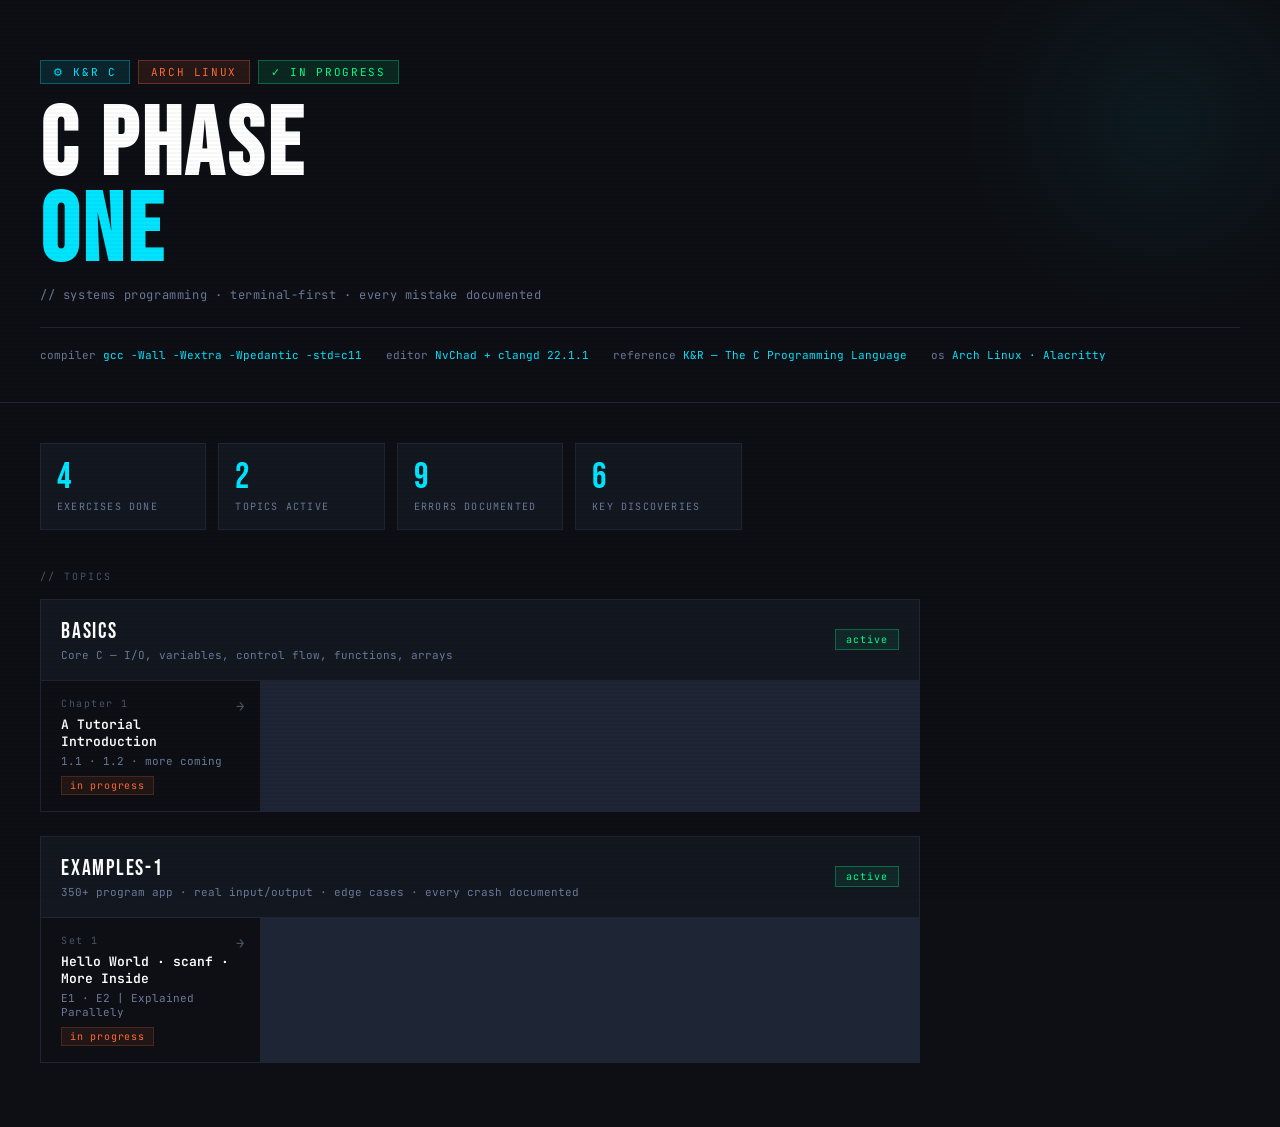
<file: docs/index.html>
<!DOCTYPE html>
<html lang="en">
<head>
<meta charset="UTF-8">
<meta name="viewport" content="width=device-width, initial-scale=1.0">
<title>C-Phase-1 · Systems Programming</title>
<link href="https://fonts.googleapis.com/css2?family=JetBrains+Mono:wght@300;400;600;800&family=Bebas+Neue&display=swap" rel="stylesheet">
<link rel="stylesheet" href="assets/style.css">
</head>
<body>

<div class="hero hero-lg">
  <div class="hero-tags">
    <span class="tag">⚙ K&amp;R C</span>
    <span class="tag orange">Arch Linux</span>
    <span class="tag green">✓ In Progress</span>
  </div>
  <h1 class="lg">C PHASE<br><span>ONE</span></h1>
  <p class="subtitle">// systems programming · terminal-first · every mistake documented</p>
  <div class="env-bar">
    <div class="env-item">compiler <span>gcc -Wall -Wextra -Wpedantic -std=c11</span></div>
    <div class="env-item">editor <span>NvChad + clangd 22.1.1</span></div>
    <div class="env-item">reference <span>K&amp;R — The C Programming Language</span></div>
    <div class="env-item">os <span>Arch Linux · Alacritty</span></div>
  </div>
</div>

<div class="content">


  <div class="stats">
    <div class="stat">
      <div class="stat-num">4</div>
      <div class="stat-label">Exercises Done</div>
    </div>
    <div class="stat">
      <div class="stat-num">2</div>
      <div class="stat-label">Topics Active</div>
    </div>
    <div class="stat">
      <div class="stat-num">9</div>
      <div class="stat-label">Errors Documented</div>
    </div>
    <div class="stat">
      <div class="stat-num">6</div>
      <div class="stat-label">Key Discoveries</div>
    </div>
  </div>


  <div class="section-label">// Topics</div>

  <!-- BASICS -->
  <div class="topic">
    <div class="topic-header">
      <div>
        <div class="topic-title">Basics</div>
        <div class="topic-desc">Core C — I/O, variables, control flow, functions, arrays</div>
      </div>
      <span class="topic-badge active">active</span>
    </div>
    <div class="chapters">
      <a class="chapter" href="Basics/ch1.html">
        <div class="chapter-num">Chapter 1</div>
        <div class="chapter-name">A Tutorial Introduction</div>
        <div class="chapter-exercises">1.1 · 1.2 · more coming</div>
        <span class="chapter-status wip">in progress</span>
        <span class="chapter-arrow">→</span>
      </a>
      <!-- ADD NEW CHAPTERS HERE — copy the <a class="chapter"> block above -->
    </div>
  </div>


  <!-- EXAMPLES-1 -->
  <div class="topic">
    <div class="topic-header">
      <div>
        <div class="topic-title">Examples-1</div>
        <div class="topic-desc">350+ program app · real input/output · edge cases · every crash documented</div>
      </div>
      <span class="topic-badge active">active</span>
    </div>
    <div class="chapters">
      <a class="chapter" href="Examples-1/hello_world.html">
        <div class="chapter-num">Set 1</div>
        <div class="chapter-name">Hello World · scanf · More Inside</div>
        <div class="chapter-exercises">E1 · E2 | Explained Parallely</div>
        <span class="chapter-status wip">in progress</span>
        <span class="chapter-arrow">→</span>
      </a>
      <!-- ADD NEW EXAMPLE SETS HERE -->
    </div>
  </div>

  <!-- ADD NEW TOPICS HERE — copy the entire <div class="topic"> block -->
  <!--
  <div class="topic">
    <div class="topic-header">
      <div>
        <div class="topic-title">Math</div>
        <div class="topic-desc">Numeric types, floating point, math.h</div>
      </div>
      <span class="topic-badge planned">planned</span>
    </div>
    <div class="chapters">
      <a class="chapter" href="Math/ch1.html">
        <div class="chapter-num">Chapter 1</div>
        <div class="chapter-name">Title</div>
        <div class="chapter-exercises">exercises coming</div>
        <span class="chapter-status todo">not started</span>
        <span class="chapter-arrow">→</span>
      </a>
    </div>
  </div>
  -->

</div>

<script src="assets/app.js" defer></script>
</body>
</html>
</file>
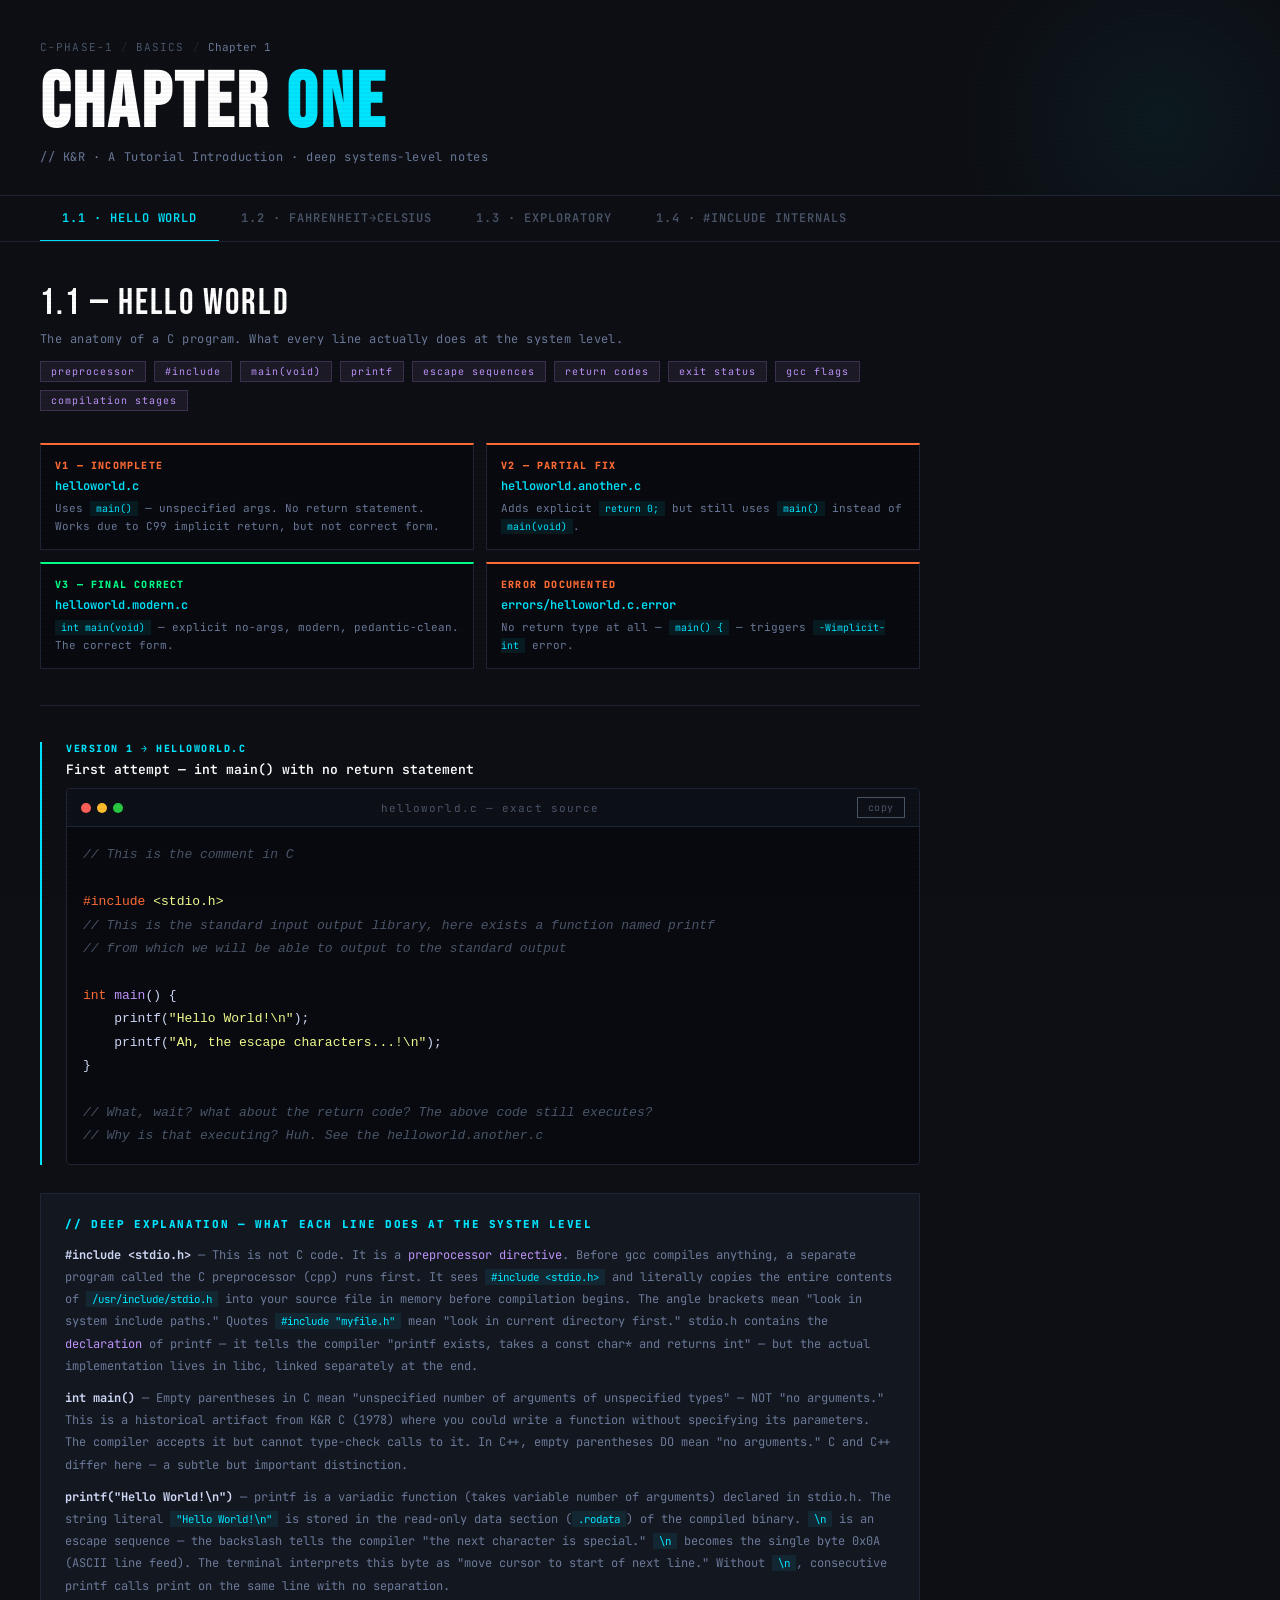
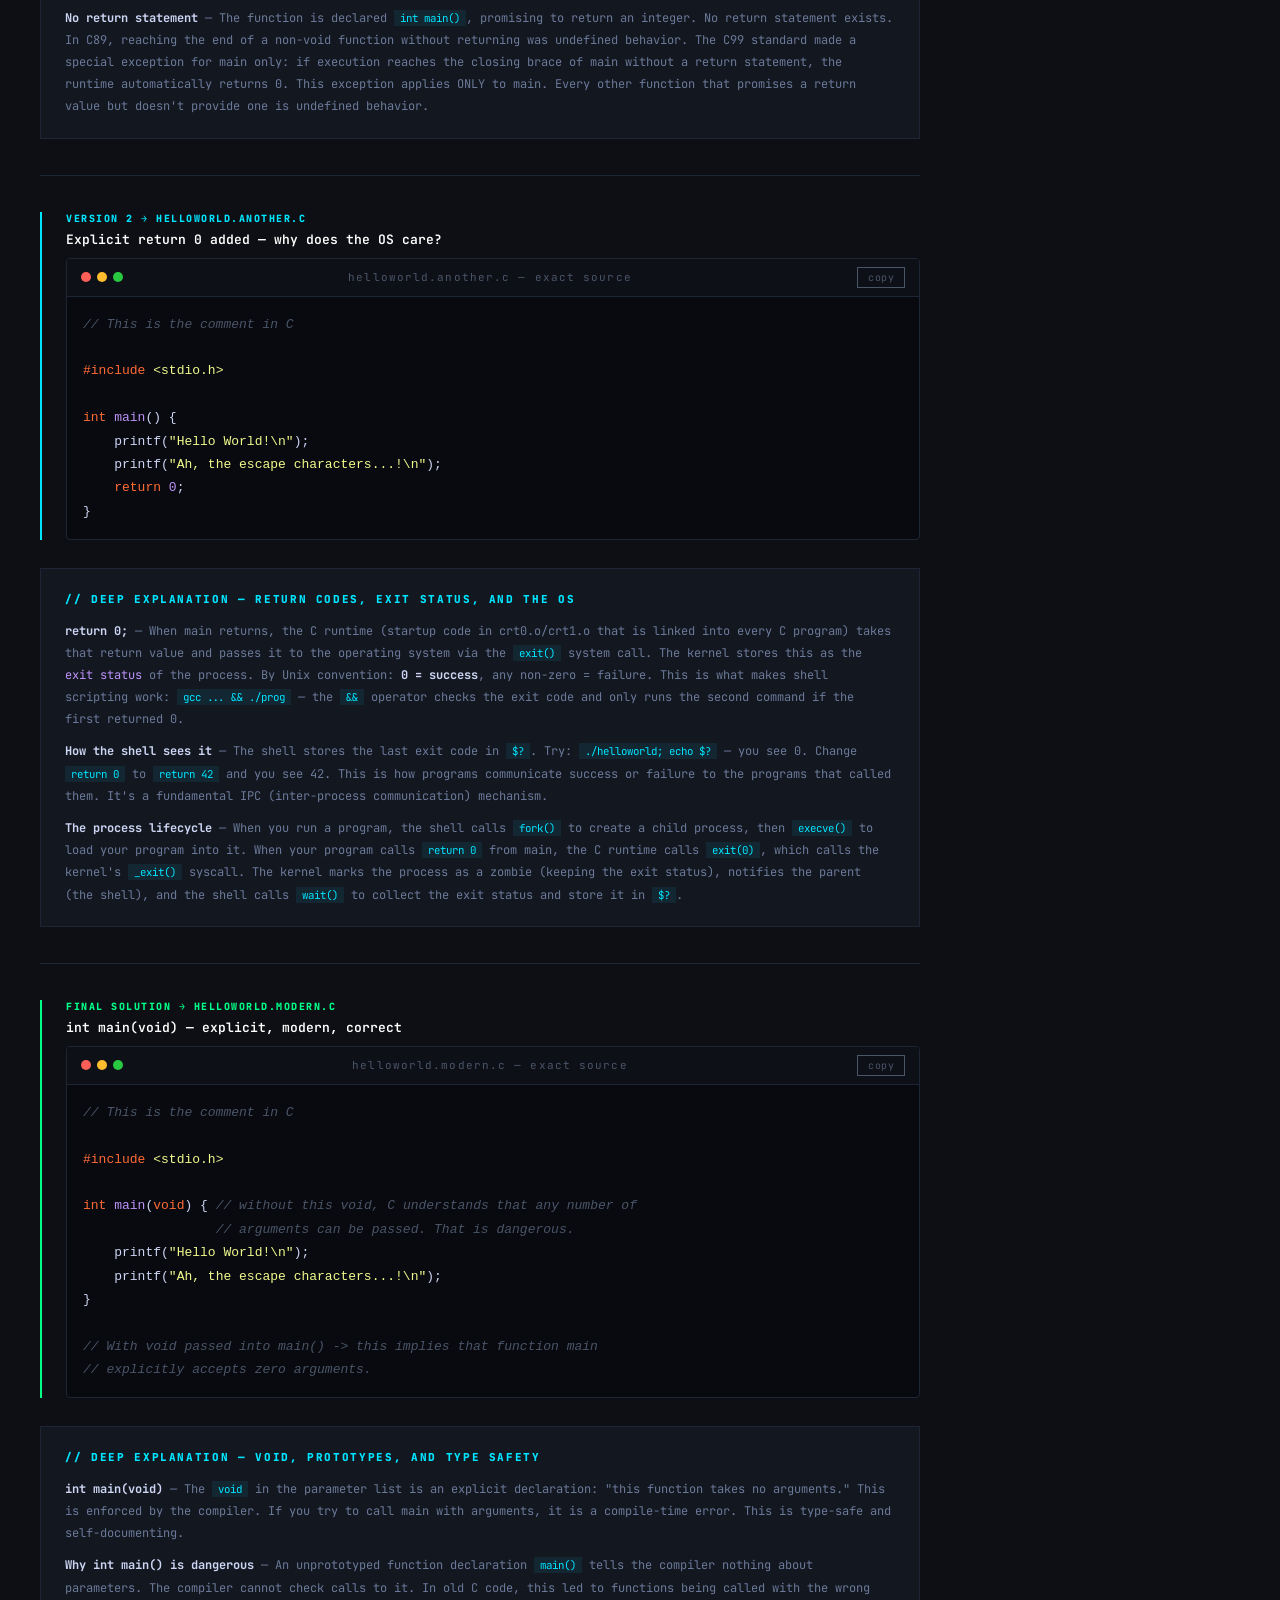
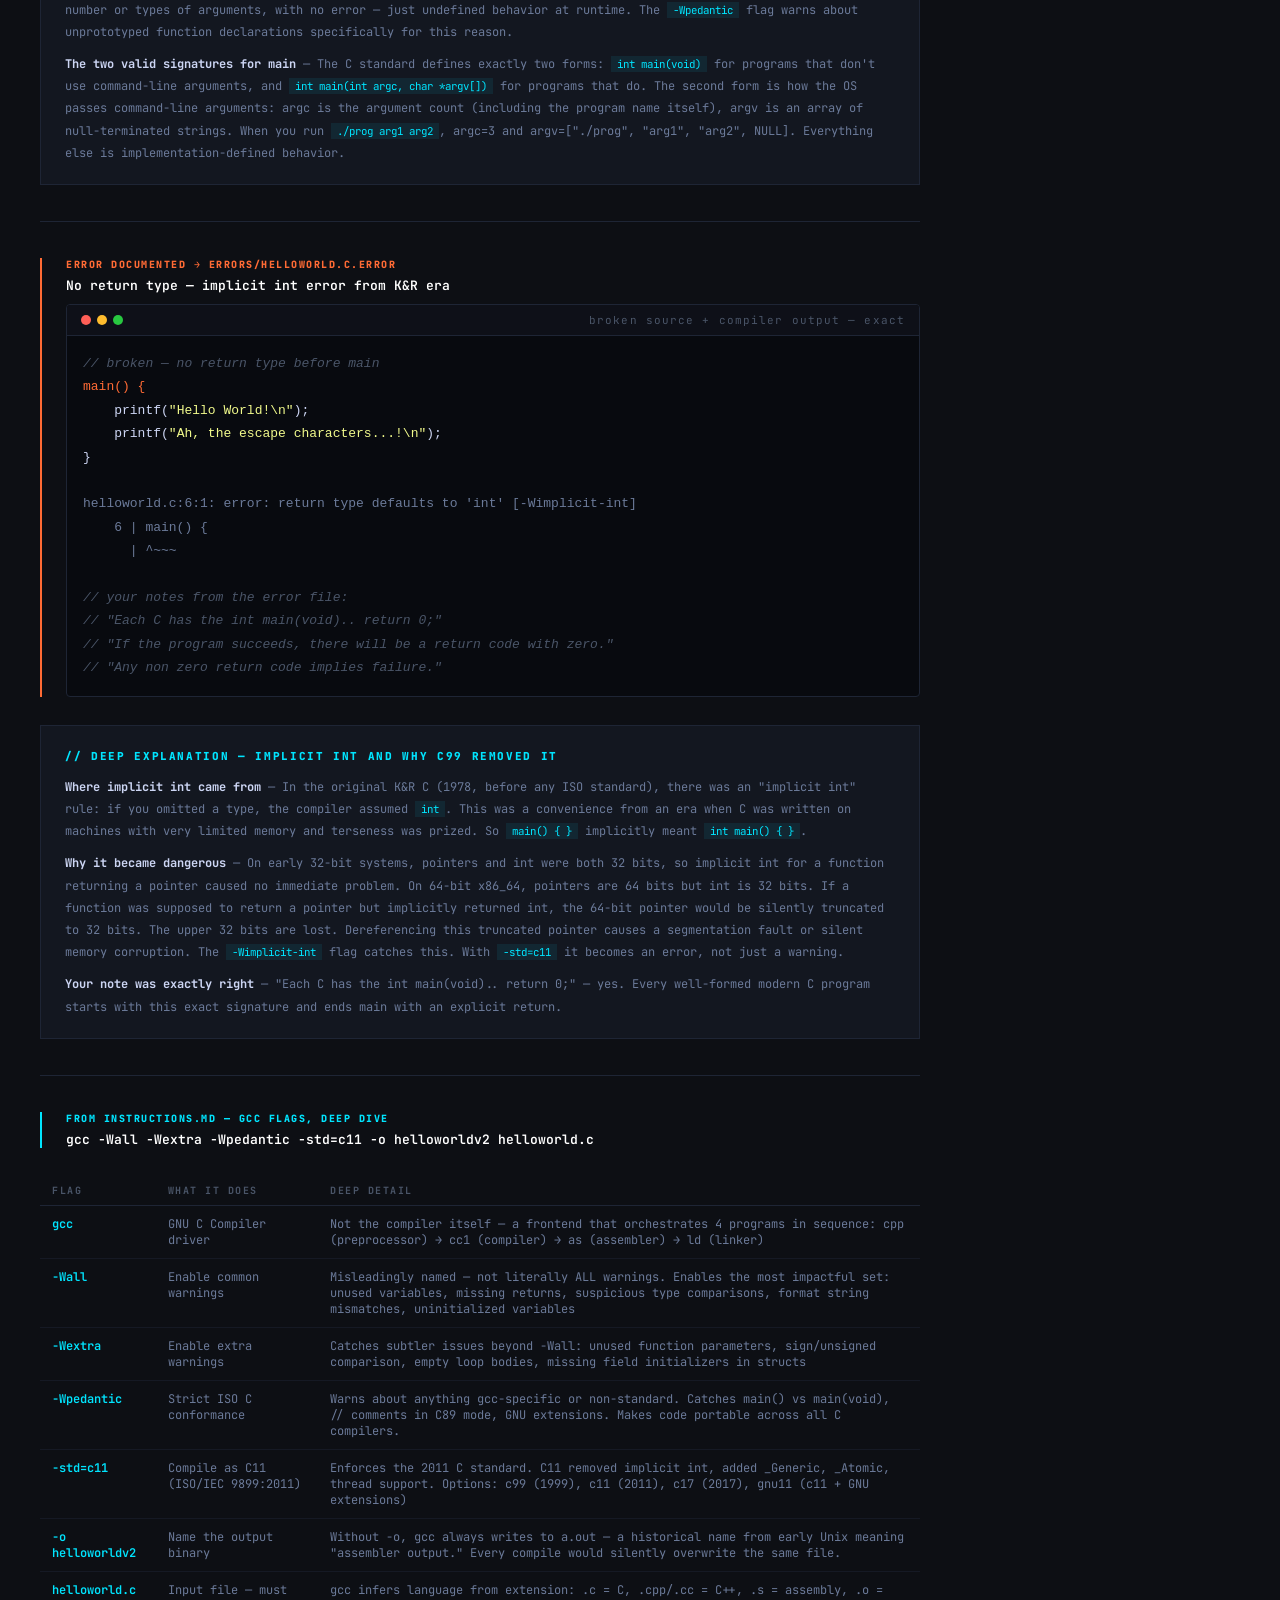
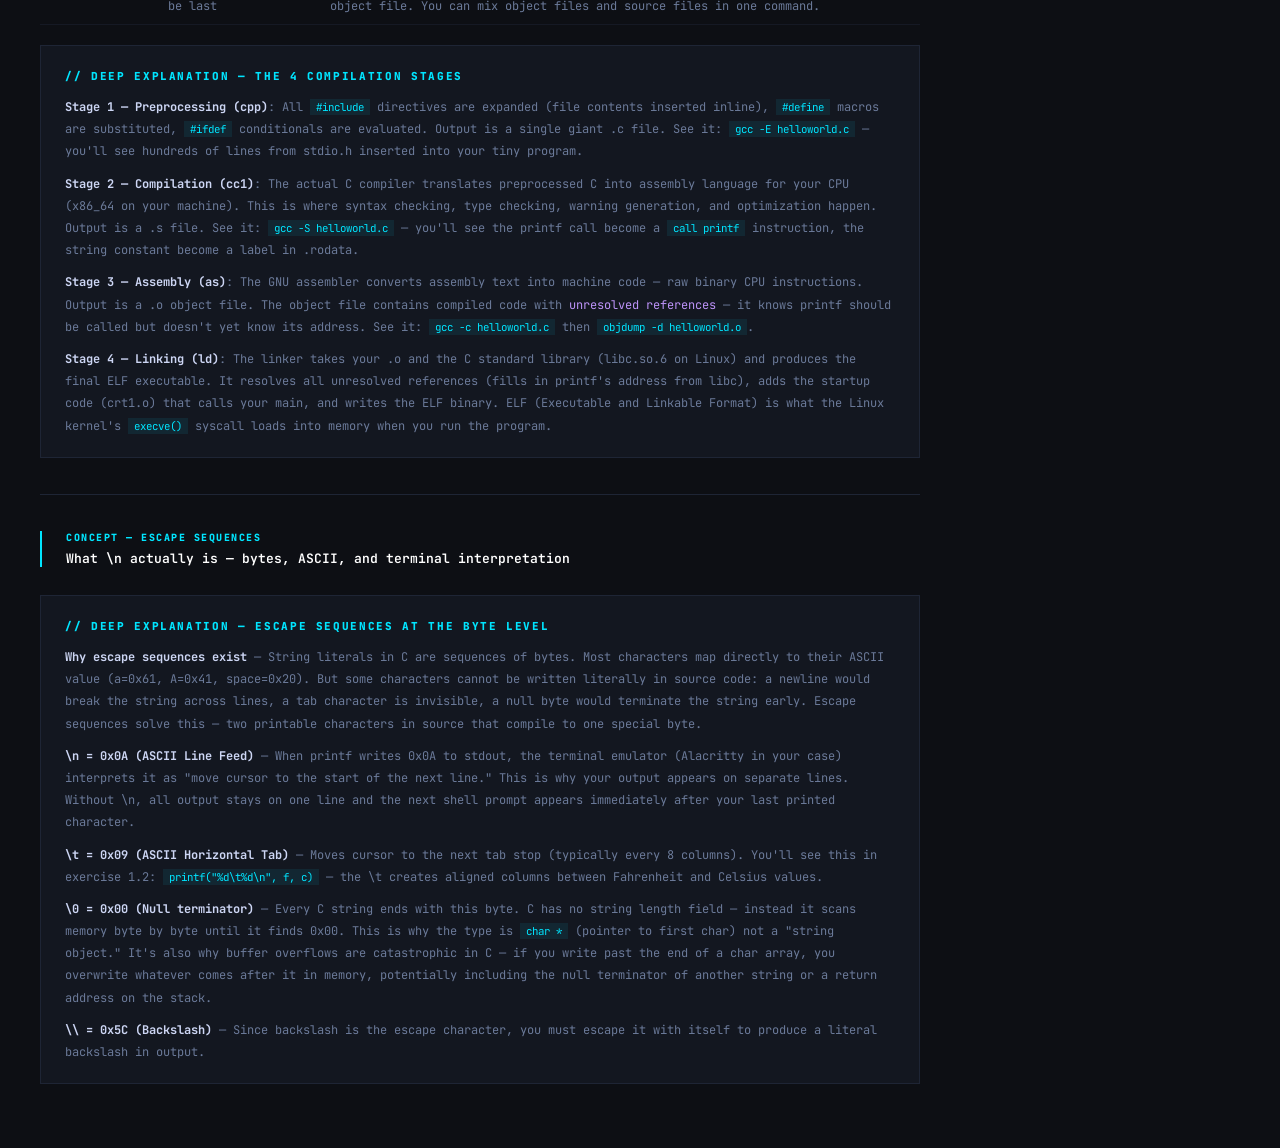
<file: docs/Basics/ch1.html>
<!DOCTYPE html>
<html lang="en">
<head>
<meta charset="UTF-8">
<meta name="viewport" content="width=device-width, initial-scale=1.0">
<title>Basics · Ch1 · C-Phase-1</title>
<link href="https://fonts.googleapis.com/css2?family=JetBrains+Mono:wght@300;400;600;800&family=Bebas+Neue&display=swap" rel="stylesheet">
<link rel="stylesheet" href="../assets/style.css">
<style>
  .explain {
    background: var(--panel);
    border: 1px solid var(--border);
    padding: 20px 24px;
    margin: 16px 0 24px;
    font-size: 12px;
    color: var(--muted);
    line-height: 1.85;
  }
  .explain h4 {
    font-size: 11px;
    font-weight: 800;
    letter-spacing: 0.15em;
    text-transform: uppercase;
    color: var(--accent);
    margin-bottom: 10px;
  }
  .explain p { margin-bottom: 10px; }
  .explain p:last-child { margin-bottom: 0; }
  .explain strong { color: var(--text); }
  .explain em { color: var(--purple); font-style: normal; }

  .versions-grid {
    display: grid;
    grid-template-columns: 1fr 1fr;
    gap: 12px;
    margin: 16px 0 24px;
  }
  @media (max-width: 700px) { .versions-grid { grid-template-columns: 1fr; } }
  .version-card {
    background: #080a0f;
    border: 1px solid var(--border);
    padding: 14px;
  }
  .version-card.ok   { border-top: 2px solid var(--green); }
  .version-card.fail { border-top: 2px solid var(--orange); }
  .version-card .vc-label { font-size: 10px; font-weight: 800; letter-spacing: 0.12em; text-transform: uppercase; margin-bottom: 6px; }
  .version-card.ok   .vc-label { color: var(--green); }
  .version-card.fail .vc-label { color: var(--orange); }
  .version-card .vc-file { font-size: 12px; color: var(--accent); margin-bottom: 6px; font-weight: 600; }
  .version-card .vc-desc { font-size: 11px; color: var(--muted); line-height: 1.6; }

  .flag-table { width: 100%; border-collapse: collapse; margin: 12px 0 20px; }
  .flag-table th { font-size: 10px; letter-spacing: 0.15em; text-transform: uppercase; color: var(--dim); padding: 8px 12px; text-align: left; border-bottom: 1px solid var(--border); }
  .flag-table td { font-size: 12px; padding: 10px 12px; border-bottom: 1px solid rgba(30,37,53,0.5); vertical-align: top; color: var(--muted); }
  .flag-table tr:hover td { background: rgba(255,255,255,0.02); }
  .flag-name { color: var(--accent) !important; font-weight: 600; }

  .memory-diagram {
    background: #080a0f;
    border: 1px solid var(--border);
    padding: 16px;
    margin: 12px 0;
    overflow-x: auto;
  }
  .memory-diagram pre { font-size: 12px; line-height: 2; white-space: pre; color: var(--muted); }
  .addr { color: var(--dim); }
  .mval { color: var(--green); }
  .mlabel { color: var(--accent); }
  .munknown { color: var(--orange); }

  .poc-box {
    border: 1px solid rgba(255,107,53,0.3);
    background: rgba(255,107,53,0.03);
    padding: 16px 20px;
    margin: 16px 0;
    font-size: 12px;
    color: var(--muted);
    line-height: 1.8;
  }
  .poc-box strong { color: var(--orange); }

  hr.sd { border: none; border-top: 1px solid var(--border); margin: 36px 0; }
  code { background: rgba(0,229,255,0.08); color: var(--accent); padding: 1px 6px; font-size: 0.9em; font-family: 'JetBrains Mono', monospace; }
</style>
</head>
<body>

<div class="hero">
  <div class="breadcrumb">
    <a href="../index.html">C-Phase-1</a>
    <span class="sep">/</span>
    <a href="../index.html">Basics</a>
    <span class="sep">/</span>
    <span class="current">Chapter 1</span>
  </div>
  <h1>CHAPTER <span>ONE</span></h1>
  <p class="subtitle">// K&amp;R · A Tutorial Introduction · deep systems-level notes</p>
</div>

<nav class="tabs">
  <button class="tab active" onclick="show('ex11', this)">1.1 · Hello World</button>
  <button class="tab" onclick="show('ex12', this)">1.2 · Fahrenheit→Celsius</button>
  <button class="tab" onclick="show('ex13', this)">1.3 · Exploratory</button>
  <button class="tab" onclick="show('ex14', this)">1.4 · #include Internals</button>
</nav>

<div class="content">

<!-- ============================================================ 1.1 -->
<div class="section active" id="ex11">

  <div class="section-title">1.1 — Hello World</div>
  <p class="section-desc">The anatomy of a C program. What every line actually does at the system level.</p>
  <div class="concepts">
    <span class="concept">preprocessor</span>
    <span class="concept">#include</span>
    <span class="concept">main(void)</span>
    <span class="concept">printf</span>
    <span class="concept">escape sequences</span>
    <span class="concept">return codes</span>
    <span class="concept">exit status</span>
    <span class="concept">gcc flags</span>
    <span class="concept">compilation stages</span>
  </div>

  <div class="versions-grid">
    <div class="version-card fail">
      <div class="vc-label">v1 — incomplete</div>
      <div class="vc-file">helloworld.c</div>
      <div class="vc-desc">Uses <code>main()</code> — unspecified args. No return statement. Works due to C99 implicit return, but not correct form.</div>
    </div>
    <div class="version-card fail">
      <div class="vc-label">v2 — partial fix</div>
      <div class="vc-file">helloworld.another.c</div>
      <div class="vc-desc">Adds explicit <code>return 0;</code> but still uses <code>main()</code> instead of <code>main(void)</code>.</div>
    </div>
    <div class="version-card ok">
      <div class="vc-label">v3 — final correct</div>
      <div class="vc-file">helloworld.modern.c</div>
      <div class="vc-desc"><code>int main(void)</code> — explicit no-args, modern, pedantic-clean. The correct form.</div>
    </div>
    <div class="version-card fail">
      <div class="vc-label">error documented</div>
      <div class="vc-file">errors/helloworld.c.error</div>
      <div class="vc-desc">No return type at all — <code>main() {</code> — triggers <code>-Wimplicit-int</code> error.</div>
    </div>
  </div>

  <hr class="sd">

  <!-- helloworld.c -->
  <div class="discovery info">
    <div class="disc-label">Version 1 → helloworld.c</div>
    <h3>First attempt — int main() with no return statement</h3>
    <div class="term" style="margin-top:10px">
      <div class="term-bar">
        <div class="term-dots"><div class="dot r"></div><div class="dot y"></div><div class="dot g"></div></div>
        <span class="term-label">helloworld.c — exact source</span>
        <button class="copy-btn" onclick="copyCode(this)">copy</button>
      </div>
      <div class="term-body"><pre><span class="cmt">// This is the comment in C</span>

<span class="key">#include</span> <span class="str">&lt;stdio.h&gt;</span>
<span class="cmt">// This is the standard input output library, here exists a function named printf</span>
<span class="cmt">// from which we will be able to output to the standard output</span>

<span class="key">int</span> <span class="val">main</span>() {
    printf(<span class="str">"Hello World!\n"</span>);
    printf(<span class="str">"Ah, the escape characters...!\n"</span>);
}

<span class="cmt">// What, wait? what about the return code? The above code still executes?</span>
<span class="cmt">// Why is that executing? Huh. See the helloworld.another.c</span></pre></div>
    </div>
  </div>

  <div class="explain">
    <h4>// Deep Explanation — what each line does at the system level</h4>
    <p><strong>#include &lt;stdio.h&gt;</strong> — This is not C code. It is a <em>preprocessor directive</em>. Before gcc compiles anything, a separate program called the C preprocessor (cpp) runs first. It sees <code>#include &lt;stdio.h&gt;</code> and literally copies the entire contents of <code>/usr/include/stdio.h</code> into your source file in memory before compilation begins. The angle brackets mean "look in system include paths." Quotes <code>#include "myfile.h"</code> mean "look in current directory first." stdio.h contains the <em>declaration</em> of printf — it tells the compiler "printf exists, takes a const char* and returns int" — but the actual implementation lives in libc, linked separately at the end.</p>
    <p><strong>int main()</strong> — Empty parentheses in C mean "unspecified number of arguments of unspecified types" — NOT "no arguments." This is a historical artifact from K&amp;R C (1978) where you could write a function without specifying its parameters. The compiler accepts it but cannot type-check calls to it. In C++, empty parentheses DO mean "no arguments." C and C++ differ here — a subtle but important distinction.</p>
    <p><strong>printf("Hello World!\n")</strong> — printf is a variadic function (takes variable number of arguments) declared in stdio.h. The string literal <code>"Hello World!\n"</code> is stored in the read-only data section (<code>.rodata</code>) of the compiled binary. <code>\n</code> is an escape sequence — the backslash tells the compiler "the next character is special." <code>\n</code> becomes the single byte 0x0A (ASCII line feed). The terminal interprets this byte as "move cursor to start of next line." Without <code>\n</code>, consecutive printf calls print on the same line with no separation.</p>
    <p><strong>No return statement</strong> — The function is declared <code>int main()</code>, promising to return an integer. No return statement exists. In C89, reaching the end of a non-void function without returning was undefined behavior. The C99 standard made a special exception for main only: if execution reaches the closing brace of main without a return statement, the runtime automatically returns 0. This exception applies ONLY to main. Every other function that promises a return value but doesn't provide one is undefined behavior.</p>
  </div>

  <hr class="sd">

  <!-- helloworld.another.c -->
  <div class="discovery info">
    <div class="disc-label">Version 2 → helloworld.another.c</div>
    <h3>Explicit return 0 added — why does the OS care?</h3>
    <div class="term" style="margin-top:10px">
      <div class="term-bar">
        <div class="term-dots"><div class="dot r"></div><div class="dot y"></div><div class="dot g"></div></div>
        <span class="term-label">helloworld.another.c — exact source</span>
        <button class="copy-btn" onclick="copyCode(this)">copy</button>
      </div>
      <div class="term-body"><pre><span class="cmt">// This is the comment in C</span>

<span class="key">#include</span> <span class="str">&lt;stdio.h&gt;</span>

<span class="key">int</span> <span class="val">main</span>() {
    printf(<span class="str">"Hello World!\n"</span>);
    printf(<span class="str">"Ah, the escape characters...!\n"</span>);
    <span class="key">return</span> <span class="val">0</span>;
}</pre></div>
    </div>
  </div>

  <div class="explain">
    <h4>// Deep Explanation — return codes, exit status, and the OS</h4>
    <p><strong>return 0;</strong> — When main returns, the C runtime (startup code in crt0.o/crt1.o that is linked into every C program) takes that return value and passes it to the operating system via the <code>exit()</code> system call. The kernel stores this as the <em>exit status</em> of the process. By Unix convention: <strong>0 = success</strong>, any non-zero = failure. This is what makes shell scripting work: <code>gcc ... &amp;&amp; ./prog</code> — the <code>&amp;&amp;</code> operator checks the exit code and only runs the second command if the first returned 0.</p>
    <p><strong>How the shell sees it</strong> — The shell stores the last exit code in <code>$?</code>. Try: <code>./helloworld; echo $?</code> — you see 0. Change <code>return 0</code> to <code>return 42</code> and you see 42. This is how programs communicate success or failure to the programs that called them. It's a fundamental IPC (inter-process communication) mechanism.</p>
    <p><strong>The process lifecycle</strong> — When you run a program, the shell calls <code>fork()</code> to create a child process, then <code>execve()</code> to load your program into it. When your program calls <code>return 0</code> from main, the C runtime calls <code>exit(0)</code>, which calls the kernel's <code>_exit()</code> syscall. The kernel marks the process as a zombie (keeping the exit status), notifies the parent (the shell), and the shell calls <code>wait()</code> to collect the exit status and store it in <code>$?</code>.</p>
  </div>

  <hr class="sd">

  <!-- helloworld.modern.c — FINAL -->
  <div class="discovery ok">
    <div class="disc-label">Final Solution → helloworld.modern.c</div>
    <h3>int main(void) — explicit, modern, correct</h3>
    <div class="term" style="margin-top:10px">
      <div class="term-bar">
        <div class="term-dots"><div class="dot r"></div><div class="dot y"></div><div class="dot g"></div></div>
        <span class="term-label">helloworld.modern.c — exact source</span>
        <button class="copy-btn" onclick="copyCode(this)">copy</button>
      </div>
      <div class="term-body"><pre><span class="cmt">// This is the comment in C</span>

<span class="key">#include</span> <span class="str">&lt;stdio.h&gt;</span>

<span class="key">int</span> <span class="val">main</span>(<span class="key">void</span>) { <span class="cmt">// without this void, C understands that any number of</span>
                 <span class="cmt">// arguments can be passed. That is dangerous.</span>
    printf(<span class="str">"Hello World!\n"</span>);
    printf(<span class="str">"Ah, the escape characters...!\n"</span>);
}

<span class="cmt">// With void passed into main() -&gt; this implies that function main</span>
<span class="cmt">// explicitly accepts zero arguments.</span></pre></div>
    </div>
  </div>

  <div class="explain">
    <h4>// Deep Explanation — void, prototypes, and type safety</h4>
    <p><strong>int main(void)</strong> — The <code>void</code> in the parameter list is an explicit declaration: "this function takes no arguments." This is enforced by the compiler. If you try to call main with arguments, it is a compile-time error. This is type-safe and self-documenting.</p>
    <p><strong>Why int main() is dangerous</strong> — An unprototyped function declaration <code>main()</code> tells the compiler nothing about parameters. The compiler cannot check calls to it. In old C code, this led to functions being called with the wrong number or types of arguments, with no error — just undefined behavior at runtime. The <code>-Wpedantic</code> flag warns about unprototyped function declarations specifically for this reason.</p>
    <p><strong>The two valid signatures for main</strong> — The C standard defines exactly two forms: <code>int main(void)</code> for programs that don't use command-line arguments, and <code>int main(int argc, char *argv[])</code> for programs that do. The second form is how the OS passes command-line arguments: argc is the argument count (including the program name itself), argv is an array of null-terminated strings. When you run <code>./prog arg1 arg2</code>, argc=3 and argv=["./prog", "arg1", "arg2", NULL]. Everything else is implementation-defined behavior.</p>
  </div>

  <hr class="sd">

  <!-- ERROR DOCUMENTED -->
  <div class="discovery warn">
    <div class="disc-label">Error Documented → errors/helloworld.c.error</div>
    <h3>No return type — implicit int error from K&R era</h3>
    <div class="term" style="margin-top:10px">
      <div class="term-bar">
        <div class="term-dots"><div class="dot r"></div><div class="dot y"></div><div class="dot g"></div></div>
        <span class="term-label">broken source + compiler output — exact</span>
      </div>
      <div class="term-body"><pre><span class="cmt">// broken — no return type before main</span>
<span class="err">main() {</span>
    printf(<span class="str">"Hello World!\n"</span>);
    printf(<span class="str">"Ah, the escape characters...!\n"</span>);
}

<span class="out">helloworld.c:6:1: error: return type defaults to 'int' [-Wimplicit-int]</span>
<span class="out">    6 | main() {</span>
<span class="out">      | ^~~~</span>

<span class="cmt">// your notes from the error file:</span>
<span class="cmt">// "Each C has the int main(void).. return 0;"</span>
<span class="cmt">// "If the program succeeds, there will be a return code with zero."</span>
<span class="cmt">// "Any non zero return code implies failure."</span></pre></div>
    </div>
  </div>

  <div class="explain">
    <h4>// Deep Explanation — implicit int and why C99 removed it</h4>
    <p><strong>Where implicit int came from</strong> — In the original K&amp;R C (1978, before any ISO standard), there was an "implicit int" rule: if you omitted a type, the compiler assumed <code>int</code>. This was a convenience from an era when C was written on machines with very limited memory and terseness was prized. So <code>main() { }</code> implicitly meant <code>int main() { }</code>.</p>
    <p><strong>Why it became dangerous</strong> — On early 32-bit systems, pointers and int were both 32 bits, so implicit int for a function returning a pointer caused no immediate problem. On 64-bit x86_64, pointers are 64 bits but int is 32 bits. If a function was supposed to return a pointer but implicitly returned int, the 64-bit pointer would be silently truncated to 32 bits. The upper 32 bits are lost. Dereferencing this truncated pointer causes a segmentation fault or silent memory corruption. The <code>-Wimplicit-int</code> flag catches this. With <code>-std=c11</code> it becomes an error, not just a warning.</p>
    <p><strong>Your note was exactly right</strong> — "Each C has the int main(void).. return 0;" — yes. Every well-formed modern C program starts with this exact signature and ends main with an explicit return.</p>
  </div>

  <hr class="sd">

  <!-- GCC FLAGS -->
  <div class="discovery info">
    <div class="disc-label">From instructions.md — gcc flags, deep dive</div>
    <h3>gcc -Wall -Wextra -Wpedantic -std=c11 -o helloworldv2 helloworld.c</h3>
  </div>

  <table class="flag-table">
    <tr><th>Flag</th><th>What it does</th><th>Deep detail</th></tr>
    <tr>
      <td class="flag-name">gcc</td>
      <td>GNU C Compiler driver</td>
      <td>Not the compiler itself — a frontend that orchestrates 4 programs in sequence: cpp (preprocessor) → cc1 (compiler) → as (assembler) → ld (linker)</td>
    </tr>
    <tr>
      <td class="flag-name">-Wall</td>
      <td>Enable common warnings</td>
      <td>Misleadingly named — not literally ALL warnings. Enables the most impactful set: unused variables, missing returns, suspicious type comparisons, format string mismatches, uninitialized variables</td>
    </tr>
    <tr>
      <td class="flag-name">-Wextra</td>
      <td>Enable extra warnings</td>
      <td>Catches subtler issues beyond -Wall: unused function parameters, sign/unsigned comparison, empty loop bodies, missing field initializers in structs</td>
    </tr>
    <tr>
      <td class="flag-name">-Wpedantic</td>
      <td>Strict ISO C conformance</td>
      <td>Warns about anything gcc-specific or non-standard. Catches main() vs main(void), // comments in C89 mode, GNU extensions. Makes code portable across all C compilers.</td>
    </tr>
    <tr>
      <td class="flag-name">-std=c11</td>
      <td>Compile as C11 (ISO/IEC 9899:2011)</td>
      <td>Enforces the 2011 C standard. C11 removed implicit int, added _Generic, _Atomic, thread support. Options: c99 (1999), c11 (2011), c17 (2017), gnu11 (c11 + GNU extensions)</td>
    </tr>
    <tr>
      <td class="flag-name">-o helloworldv2</td>
      <td>Name the output binary</td>
      <td>Without -o, gcc always writes to a.out — a historical name from early Unix meaning "assembler output." Every compile would silently overwrite the same file.</td>
    </tr>
    <tr>
      <td class="flag-name">helloworld.c</td>
      <td>Input file — must be last</td>
      <td>gcc infers language from extension: .c = C, .cpp/.cc = C++, .s = assembly, .o = object file. You can mix object files and source files in one command.</td>
    </tr>
  </table>

  <div class="explain">
    <h4>// Deep Explanation — the 4 compilation stages</h4>
    <p><strong>Stage 1 — Preprocessing (cpp)</strong>: All <code>#include</code> directives are expanded (file contents inserted inline), <code>#define</code> macros are substituted, <code>#ifdef</code> conditionals are evaluated. Output is a single giant .c file. See it: <code>gcc -E helloworld.c</code> — you'll see hundreds of lines from stdio.h inserted into your tiny program.</p>
    <p><strong>Stage 2 — Compilation (cc1)</strong>: The actual C compiler translates preprocessed C into assembly language for your CPU (x86_64 on your machine). This is where syntax checking, type checking, warning generation, and optimization happen. Output is a .s file. See it: <code>gcc -S helloworld.c</code> — you'll see the printf call become a <code>call printf</code> instruction, the string constant become a label in .rodata.</p>
    <p><strong>Stage 3 — Assembly (as)</strong>: The GNU assembler converts assembly text into machine code — raw binary CPU instructions. Output is a .o object file. The object file contains compiled code with <em>unresolved references</em> — it knows printf should be called but doesn't yet know its address. See it: <code>gcc -c helloworld.c</code> then <code>objdump -d helloworld.o</code>.</p>
    <p><strong>Stage 4 — Linking (ld)</strong>: The linker takes your .o and the C standard library (libc.so.6 on Linux) and produces the final ELF executable. It resolves all unresolved references (fills in printf's address from libc), adds the startup code (crt1.o) that calls your main, and writes the ELF binary. ELF (Executable and Linkable Format) is what the Linux kernel's <code>execve()</code> syscall loads into memory when you run the program.</p>
  </div>

  <hr class="sd">

  <!-- ESCAPE SEQUENCES -->
  <div class="discovery info">
    <div class="disc-label">Concept — Escape Sequences</div>
    <h3>What \n actually is — bytes, ASCII, and terminal interpretation</h3>
  </div>

  <div class="explain">
    <h4>// Deep Explanation — escape sequences at the byte level</h4>
    <p><strong>Why escape sequences exist</strong> — String literals in C are sequences of bytes. Most characters map directly to their ASCII value (a=0x61, A=0x41, space=0x20). But some characters cannot be written literally in source code: a newline would break the string across lines, a tab character is invisible, a null byte would terminate the string early. Escape sequences solve this — two printable characters in source that compile to one special byte.</p>
    <p><strong>\n = 0x0A (ASCII Line Feed)</strong> — When printf writes 0x0A to stdout, the terminal emulator (Alacritty in your case) interprets it as "move cursor to the start of the next line." This is why your output appears on separate lines. Without \n, all output stays on one line and the next shell prompt appears immediately after your last printed character.</p>
    <p><strong>\t = 0x09 (ASCII Horizontal Tab)</strong> — Moves cursor to the next tab stop (typically every 8 columns). You'll see this in exercise 1.2: <code>printf("%d\t%d\n", f, c)</code> — the \t creates aligned columns between Fahrenheit and Celsius values.</p>
    <p><strong>\0 = 0x00 (Null terminator)</strong> — Every C string ends with this byte. C has no string length field — instead it scans memory byte by byte until it finds 0x00. This is why the type is <code>char *</code> (pointer to first char) not a "string object." It's also why buffer overflows are catastrophic in C — if you write past the end of a char array, you overwrite whatever comes after it in memory, potentially including the null terminator of another string or a return address on the stack.</p>
    <p><strong>\\ = 0x5C (Backslash)</strong> — Since backslash is the escape character, you must escape it with itself to produce a literal backslash in output.</p>
  </div>

</div>
<!-- END 1.1 -->


<!-- ============================================================ 1.2 -->
<div class="section" id="ex12">

  <div class="section-title">1.2 — Fahrenheit → Celsius</div>
  <p class="section-desc">K&amp;R Chapter 1. Five versions, three bugs, two critical systems-level discoveries.</p>
  <div class="concepts">
    <span class="concept">variable declaration</span>
    <span class="concept">int arithmetic</span>
    <span class="concept">while loop</span>
    <span class="concept">printf format strings</span>
    <span class="concept">integer division truncation</span>
    <span class="concept">undefined behavior</span>
    <span class="concept">stack memory</span>
    <span class="concept">x86_64 ABI</span>
    <span class="concept">ASLR</span>
  </div>

  <div class="versions-grid">
    <div class="version-card fail">
      <div class="vc-label">error</div>
      <div class="vc-file">fartocelv1.c</div>
      <div class="vc-desc">Semicolon after #include. Missing ; after variable declaration. Cascade of undeclared errors.</div>
    </div>
    <div class="version-card fail">
      <div class="vc-label">undefined behavior</div>
      <div class="vc-file">fartocelv2.c</div>
      <div class="vc-desc">printf("%d\t%d\n") with no arguments. Reads random stack memory. Garbage output.</div>
    </div>
    <div class="version-card fail">
      <div class="vc-label">wrong formula</div>
      <div class="vc-file">fartocelv3.c</div>
      <div class="vc-desc">5*(32-f)/9 instead of 5*(f-32)/9. Inverted subtraction. Negative results.</div>
    </div>
    <div class="version-card ok">
      <div class="vc-label">final · correct</div>
      <div class="vc-file">fartocelv4.c</div>
      <div class="vc-desc">5*(f-32)/9 — correct formula, correct integer approximation.</div>
    </div>
    <div class="version-card fail">
      <div class="vc-label">integer truncation</div>
      <div class="vc-file">fartocelv5.c</div>
      <div class="vc-desc">(5/9)*(f-32) — 5/9=0 in integer math. 0*anything=0. Every celsius is zero.</div>
    </div>
  </div>

  <hr class="sd">

  <!-- fartocelv1.c — ERROR 1 -->
  <div class="discovery warn">
    <div class="disc-label">Error 1 → errors/fartocelv1.c.error</div>
    <h3>Semicolon after #include + missing ; → cascade of undeclared errors</h3>
    <div class="term" style="margin-top:10px">
      <div class="term-bar">
        <div class="term-dots"><div class="dot r"></div><div class="dot y"></div><div class="dot g"></div></div>
        <span class="term-label">fartocelv1.c — exact broken source</span>
      </div>
      <div class="term-body"><pre><span class="cmt">// I realised that the comments can be done like this</span>
<span class="cmt">// And also like that given below.</span>
<span class="err">#include &lt;stdio.h&gt;;</span>   <span class="cmt">// ← BUG 1: semicolon after preprocessor directive</span>
<span class="cmt">/* This is a stupid comment in C */</span>
<span class="key">int</span> <span class="val">main</span>(<span class="key">void</span>) {
    <span class="cmt">// no keyword for declaration in C. Just &lt;type&gt; &lt;varname&gt; = &lt;value&gt;</span>
    <span class="cmt">// type is a must. Initialise the variable before declaration.</span>
    <span class="err">int f, c, l, h, s</span>  <span class="cmt">// ← BUG 2: missing semicolon. LSP caught it, ignored intentionally.</span>
    l = <span class="val">0</span>;
    u = <span class="val">1000</span>;   <span class="cmt">// u was never declared — it was meant to be in the int line above</span>
    s = <span class="val">10</span>;
    f = l;
    <span class="key">while</span> (f &lt;= h) {
        c = <span class="val">5</span> * (f - <span class="val">32</span>) / <span class="val">9</span>;
        printf(<span class="str">"%d\t%d\n"</span>, f, c);
        f = f + s;
    }
}</pre></div>
    </div>
    <div class="term" style="margin-top:8px">
      <div class="term-bar">
        <div class="term-dots"><div class="dot r"></div><div class="dot y"></div><div class="dot g"></div></div>
        <span class="term-label">compiler output — exact</span>
      </div>
      <div class="term-body"><pre><span class="out">fartocelv1.c:4:19: warning: extra tokens at end of #include directive</span>
<span class="out">    4 | #include &lt;stdio.h&gt;;</span>
<span class="out">      |                   ^</span>
<span class="out">fartocelv1.c:17:5: error: expected ';' or '__attribute__' before 'l'</span>
<span class="out">   17 |     l = 0;</span>
<span class="out">      |     ^</span>
<span class="out">fartocelv1.c:18:5: error: 'u' undeclared (first use in this function)</span>
<span class="out">   18 |     u = 1000;</span>
<span class="out">      |     ^</span>
<span class="out">fartocelv1.c:18:5: note: each undeclared identifier is reported only once</span>
<span class="out">fartocelv1.c:19:5: error: 's' undeclared (first use in this function)</span>
<span class="out">   19 |     s = 10;</span>
<span class="out">      |     ^</span></pre></div>
    </div>
  </div>

  <div class="explain">
    <h4>// Deep Explanation — the cascade effect and how parsers work</h4>
    <p><strong>#include &lt;stdio.h&gt;;</strong> — Preprocessor directives begin with <code>#</code> and end at the newline. There is no semicolon. The preprocessor sees the <code>;</code> as a stray token after the directive. It warns but continues — the semicolon is dropped. This is harmless here but reveals a misunderstanding: preprocessor directives are not C statements. C statements end with semicolons. Preprocessor directives end with newlines.</p>
    <p><strong>The cascade — why one missing semicolon causes many errors</strong> — The C parser is a state machine. When it reads <code>int f, c, l, h, s</code>, it enters "variable declaration" state. It expects: a comma (more variables), an equals sign (initializer), or a semicolon (end of declaration). It sees the letter <code>l</code> on the next line instead. The parser gives up on the declaration — it was never successfully parsed. From this point on, f, c, l, h, s do not exist as far as the compiler is concerned.</p>
    <p><strong>Why errors point to the wrong place</strong> — The error message says "error at line 17" (<code>l = 0;</code>), not "error at line 16" (the missing semicolon). This is because the compiler reports errors where it <em>gives up</em>, not where the mistake is. The parser was still hoping for a semicolon when it read <code>l</code> — that's where it gave up. This is the fundamental rule of reading C compiler errors: <strong>the first error in the list is usually closest to the real mistake. Fix it and recompile. Subsequent errors often disappear.</strong></p>
    <p><strong>Your experiment</strong> — "I see my LSP showing an error, I found that 'missing ;', but let my compiler tell it and let it be an error." — This was good experimental discipline. clangd's real-time analysis (powered by clang's parser) caught the missing semicolon immediately and pointed to the exact line. The gcc batch compiler caught it later and produced confusing cascade errors. This demonstrates precisely why LSP is valuable: incremental parsing with precise error localization, before you ever invoke the compiler.</p>
  </div>

  <hr class="sd">

  <!-- fartocelv2.c — UNDEFINED BEHAVIOR -->
  <div class="discovery warn">
    <div class="disc-label">Error 2 → errors/fartocelv2.c.error — CRITICAL DISCOVERY</div>
    <h3>printf with no arguments — reading uninitialized stack memory via ABI</h3>
    <div class="term" style="margin-top:10px">
      <div class="term-bar">
        <div class="term-dots"><div class="dot r"></div><div class="dot y"></div><div class="dot g"></div></div>
        <span class="term-label">fartocelv2.c — exact broken source</span>
      </div>
      <div class="term-body"><pre><span class="key">#include</span> <span class="str">&lt;stdio.h&gt;</span>
<span class="key">int</span> <span class="val">main</span>(<span class="key">void</span>) {
    <span class="key">int</span> u, l, s, c, f;
    u = <span class="val">1000</span>;
    l = <span class="val">0</span>;
    s = <span class="val">10</span>;
    f = l;
    <span class="key">while</span> (f &lt;= u) {
        c = <span class="val">5</span> * (<span class="val">32</span> - f) / <span class="val">9</span>;
        <span class="err">printf("%d\t%d\n");</span>  <span class="cmt">// ← no arguments. format expects 2 ints.</span>
        f = f + s;
    }
    <span class="key">return</span> <span class="val">0</span>;
}</pre></div>
    </div>
    <div class="term" style="margin-top:8px">
      <div class="term-bar">
        <div class="term-dots"><div class="dot r"></div><div class="dot y"></div><div class="dot g"></div></div>
        <span class="term-label">compiler warnings + actual output (first few lines)</span>
      </div>
      <div class="term-body"><pre><span class="out">fartocelv2.c:15:18: warning: format '%d' expects a matching 'int' argument [-Wformat=]</span>
<span class="out">   15 |         printf("%d\t%d\n");</span>
<span class="out">      |                 ~^</span>
<span class="out">fartocelv2.c:15:22: warning: format '%d' expects a matching 'int' argument [-Wformat=]</span>
<span class="out">fartocelv2.c:4:18: warning: variable 'c' set but not used [-Wunused-but-set-variable]</span>

<span class="cmt">// actual output — garbage from registers/stack:</span>
<span class="err">-1575818216    0</span>
<span class="err"> 359645200     0</span>
<span class="err"> 1024          0</span>
<span class="err"> 1024          0</span>
<span class="err"> 1024          -1</span>
<span class="err"> 1024          -1</span>
<span class="out">... continues with 1024 / -1 for remaining iterations ...</span>

<span class="cmt">// your note from the file:</span>
<span class="cmt">// "C cheated. it dumped memory? it is the int range for that int type."</span></pre></div>
    </div>
  </div>

  <div class="explain">
    <h4>// Deep Explanation — x86_64 ABI, registers, and why printf prints garbage</h4>
    <p><strong>How function arguments are passed on x86_64</strong> — On Linux x86_64, function calls follow the System V AMD64 ABI (Application Binary Interface). The first 6 integer/pointer arguments are passed in CPU registers in this order: rdi, rsi, rdx, rcx, r8, r9. Additional arguments go on the stack. The return value goes in rax.</p>
    <p><strong>What printf("format", arg1, arg2) normally does</strong>: puts format string pointer in rdi, arg1 in rsi, arg2 in rdx. printf then reads rsi and rdx as integers.</p>
    <p><strong>What printf("format") does with NO arguments</strong>: puts format string pointer in rdi. rsi and rdx contain <em>whatever was in them before printf was called</em>. These registers are NOT zeroed between function calls — they contain leftover values from the C runtime startup sequence, previous library calls, or the loop's own code. printf reads them unconditionally because it trusts the format string. It has no way to know arguments are missing.</p>
    <div class="memory-diagram">
      <pre><span class="mlabel">x86_64 register state when printf is called (no args passed):</span>

<span class="addr">rdi</span> = <span class="mval">0x402004</span>     <span class="mlabel">← pointer to "%d\t%d\n" in .rodata  (correct)</span>
<span class="addr">rsi</span> = <span class="munknown">0xA6F80B48</span>  <span class="mlabel">← LEFTOVER from previous code — printf reads as 1st %d</span>
<span class="addr">rdx</span> = <span class="munknown">0x00000000</span>  <span class="mlabel">← LEFTOVER — printf reads as 2nd %d</span>

<span class="mlabel">printf prints: lower 32 bits of rsi as signed int, lower 32 bits of rdx as signed int</span></pre>
    </div>
    <p><strong>Why the output stabilizes to 1024 / -1</strong> — The first two lines show highly variable values from the C runtime startup. After that, the loop settles into a predictable state — the same variables and loop overhead occupy the same registers each iteration. The value 1024 (0x400) is a common I/O buffer size in libc. The -1 (0xFFFFFFFF as signed int) is likely a libc internal flag or return value. You're seeing a window into the internal state of your C runtime.</p>
    <p><strong>Why "should not it output nothing?" — No.</strong> C makes zero safety guarantees. There is no argument count validation, no bounds checking, no null checking at runtime. The format string <code>%d\t%d\n</code> is an unconditional instruction to printf: "read two integers and print them." printf does exactly that. It reads from wherever the ABI says arguments should be. This is C's fundamental design philosophy: <strong>trust the programmer completely, do exactly what is specified, no more, no less, no safety net.</strong></p>
    <p><strong>The compiler warned you</strong> — <code>-Wformat=</code> (included in <code>-Wall</code>) analyzes printf format strings at compile time and verifies argument count and types. It correctly identified both missing arguments. The program compiled anyway because warnings are not errors by default. To make all warnings into errors (recommended in production): add <code>-Werror</code> to your compile flags.</p>
  </div>

  <hr class="sd">

  <!-- POC -->
  <div class="discovery warn">
    <div class="disc-label">POC → errors/checkthis.c + poc_checkthis.sh</div>
    <h3>Proof of Concept — 200+ runs proving non-determinism via ASLR</h3>
    <div class="term" style="margin-top:10px">
      <div class="term-bar">
        <div class="term-dots"><div class="dot r"></div><div class="dot y"></div><div class="dot g"></div></div>
        <span class="term-label">checkthis.c — exact source — single printf no argument</span>
        <button class="copy-btn" onclick="copyCode(this)">copy</button>
      </div>
      <div class="term-body"><pre><span class="cmt">// what will this output?</span>
<span class="key">#include</span> <span class="str">&lt;stdio.h&gt;</span>
<span class="key">int</span> <span class="val">main</span>(<span class="key">void</span>) {
    printf(<span class="str">"%d\n"</span>);  <span class="cmt">// one %d, zero arguments provided</span>
    <span class="key">return</span> <span class="val">0</span>;
}</pre></div>
    </div>
    <div class="term" style="margin-top:8px">
      <div class="term-bar">
        <div class="term-dots"><div class="dot r"></div><div class="dot y"></div><div class="dot g"></div></div>
        <span class="term-label">poc_checkthis.sh — exact source — infinite loop bash script</span>
        <button class="copy-btn" onclick="copyCode(this)">copy</button>
      </div>
      <div class="term-body"><pre><span class="key">#!/bin/bash</span>
<span class="cmt"># run in infinite loop, Ctrl+C to stop</span>
<span class="key">while</span> <span class="val">true</span>; <span class="key">do</span>
    ./checkthis.c.ebin
<span class="key">done</span></pre></div>
    </div>
    <div class="term" style="margin-top:8px">
      <div class="term-bar">
        <div class="term-dots"><div class="dot r"></div><div class="dot y"></div><div class="dot g"></div></div>
        <span class="term-label">poc_checkthis.sh.output — different value every single run</span>
      </div>
      <div class="term-body"><pre><span class="err">1440973704</span>
<span class="err">393857512</span>
<span class="err">-918572696</span>
<span class="err">-1627624216</span>
<span class="err">-2031786536</span>
<span class="err">-1151917272</span>
<span class="err">1627043704</span>
<span class="err">-448372728</span>
<span class="err">-58942968</span>
<span class="err">612214376</span>
<span class="out">... all different, all within signed 32-bit int range ...</span>
<span class="cmt">// your note: "within range of int type, probably int 32,</span>
<span class="cmt">// so -2 power 32 to 2 power 32 - 1"</span></pre></div>
    </div>
  </div>

  <div class="explain">
    <h4>// Deep Explanation — ASLR and why values change between runs</h4>
    <p><strong>Address Space Layout Randomization (ASLR)</strong> — Every time a program runs on Linux, the kernel deliberately randomizes the base addresses of the stack, heap, and shared libraries. This is a security feature introduced after the discovery of return-oriented programming attacks: if you don't know where the stack is, you can't reliably overwrite a return address to redirect execution to your shellcode. ASLR is enabled by default on all modern Linux kernels.</p>
    <p><strong>How this causes different values each run</strong> — The value in rsi when printf is called comes from the C runtime startup sequence (crt1.o code that runs before main). Part of that startup involves loading libc.so at a randomized address (ASLR), processing environment variables, and setting up internal data structures. The specific values left in registers after startup depend on these randomized addresses. Since addresses change each run, the leftover register values change, and printf reads and prints different garbage each time.</p>
    <p><strong>Why values are bounded within signed 32-bit int range</strong> — printf reads exactly 4 bytes from wherever rsi points, interprets them as a signed 32-bit int (<code>int</code> on x86_64 is 32 bits), and prints the decimal representation. Signed 32-bit int range: -2,147,483,648 to +2,147,483,647. Your observation "within range of int type, probably int 32" — correct in spirit. The exact range is -(2^31) to (2^31 - 1).</p>
    <p><strong>What this POC scientifically proved</strong> — By running the binary 200+ times and capturing every output, you empirically demonstrated: (1) C has no runtime argument count checking, (2) reading uninitialized registers is non-deterministic due to ASLR, (3) the type of the format specifier determines how many bytes are read and how they are interpreted. This is genuine systems programming research methodology — form a hypothesis, design an experiment, collect data, draw conclusions.</p>
    <div class="poc-box">
      <strong>Your original insight</strong>: "C cheated. it dumped memory? it is the int range for that int type." — C did not cheat. C did exactly what you told it. You told printf to print an int. It printed an int. The int just came from a register you didn't set. This is the definition of undefined behavior in the C standard: the behavior of a program that violates a language rule is completely undefined — the compiler can do anything. In practice, on x86_64 Linux, "anything" means "reads a CPU register."
    </div>
  </div>

  <hr class="sd">

  <!-- fartocelv3.c — WRONG FORMULA -->
  <div class="discovery warn">
    <div class="disc-label">Error 3 → fartocelv3.c</div>
    <h3>5*(32-f)/9 — inverted subtraction — negative results</h3>
    <div class="term" style="margin-top:10px">
      <div class="term-bar">
        <div class="term-dots"><div class="dot r"></div><div class="dot y"></div><div class="dot g"></div></div>
        <span class="term-label">fartocelv3.c — exact source</span>
        <button class="copy-btn" onclick="copyCode(this)">copy</button>
      </div>
      <div class="term-body"><pre><span class="key">#include</span> <span class="str">&lt;stdio.h&gt;</span>
<span class="key">int</span> <span class="val">main</span>(<span class="key">void</span>) {
    <span class="key">int</span> u, l, s, c, f;
    u = <span class="val">1000</span>;
    l = <span class="val">0</span>;
    s = <span class="val">10</span>;
    f = l;
    <span class="key">while</span> (f &lt;= u) {
        c = <span class="val">5</span> * (<span class="val">32</span> - f) / <span class="val">9</span>;  <span class="cmt">// ← WRONG: (32-f) should be (f-32)</span>
        printf(<span class="str">"%d\t%d\n"</span>, f, c);
        f = f + s;
    }
    <span class="key">return</span> <span class="val">0</span>;
}
<span class="cmt">// Ah, formula error, that is why the output is in negative.</span></pre></div>
    </div>
  </div>

  <div class="explain">
    <h4>// Deep Explanation — signed integer arithmetic and formula correctness</h4>
    <p><strong>The Celsius conversion formula</strong> — C = (F - 32) × 5/9. When F=0°F: (0-32)×5/9 = -17.7°C. When F=212°F (boiling): (212-32)×5/9 = 100°C. The formula requires subtracting 32 from Fahrenheit first, then scaling.</p>
    <p><strong>With the inverted formula 5*(32-f)/9</strong> — When f=0: 5*(32-0)/9 = 17. When f=100: 5*(32-100)/9 = -37. The output is the negation of the correct answer for all values above 32°F, and the negation of the negation for values below 32°F. No compiler error, no runtime error — just wrong math. This is the hardest class of bug: semantically incorrect but syntactically valid code.</p>
    <p><strong>Signed integer arithmetic</strong> — C's <code>int</code> is a signed 32-bit integer on your system. It handles negative numbers using two's complement representation. When <code>32-f</code> is negative (because f &gt; 32), C correctly computes the negative value. There is no error or warning — negative results from subtraction are completely normal. The compiler only warns about potential issues like overflow, not about wrong formulas.</p>
    <p><strong>Overflow caution for future reference</strong> — With u=1000, the intermediate value 5*(f-32) at f=1000 is 5*968=4840, well within int range. But if you extended the loop to very high Fahrenheit values, the intermediate multiplication could overflow. At f=500,000,000: 5*(500,000,000-32) ≈ 2,500,000,000 which exceeds INT_MAX (2,147,483,647). Signed integer overflow in C is undefined behavior. Unsigned overflow wraps around predictably (defined by the standard), but signed overflow is explicitly undefined.</p>
  </div>

  <hr class="sd">

  <!-- fartocelv4.c — FINAL SOLUTION -->
  <div class="discovery ok">
    <div class="disc-label">Final Solution → fartocelv4.c</div>
    <h3>5*(f-32)/9 — correct formula — multiply first, then divide</h3>
    <div class="term" style="margin-top:10px">
      <div class="term-bar">
        <div class="term-dots"><div class="dot r"></div><div class="dot y"></div><div class="dot g"></div></div>
        <span class="term-label">fartocelv4.c — exact source — the correct program</span>
        <button class="copy-btn" onclick="copyCode(this)">copy</button>
      </div>
      <div class="term-body"><pre><span class="key">#include</span> <span class="str">&lt;stdio.h&gt;</span>
<span class="key">int</span> <span class="val">main</span>(<span class="key">void</span>) {
    <span class="key">int</span> u, l, s, c, f;
    <span class="cmt">// the compiler does not explicitly tell that I missed this semicolon;</span>
    <span class="cmt">// but result? they simply became undeclared and broke the remaining stuff.</span>
    <span class="cmt">// Declaration part here.</span>
    u = <span class="val">1000</span>;
    l = <span class="val">0</span>;
    s = <span class="val">10</span>;
    f = l;
    <span class="key">while</span> (f &lt;= u) {
        c = <span class="val">5</span> * (f - <span class="val">32</span>) / <span class="val">9</span>;  <span class="cmt">// multiply FIRST, then divide — fixed-point trick</span>
        printf(<span class="str">"%d\t%d\n"</span>, f, c);
        f = f + s;
    }
    <span class="key">return</span> <span class="val">0</span>;
}
<span class="cmt">// this code is perfect. But wait, let me try some bodmas..</span></pre></div>
    </div>
  </div>

  <div class="explain">
    <h4>// Deep Explanation — why operator order matters and fixed-point arithmetic</h4>
    <p><strong>C operator precedence</strong> — <code>*</code> and <code>/</code> have the same precedence and are left-associative. So <code>5 * (f-32) / 9</code> evaluates as <code>(5 * (f-32)) / 9</code>. The parentheses around <code>f-32</code> force that subtraction first, then multiply by 5, then divide by 9.</p>
    <p><strong>Why multiply before divide is critical</strong> — If we wrote <code>5 / 9 * (f-32)</code>: 5/9=0 (integer division), then 0*(f-32)=0 always. By multiplying first, we create a larger numerator: 5*(f-32) at f=100 is 340, and 340/9=37 — a useful integer approximation of 37.7°C.</p>
    <p><strong>This is fixed-point arithmetic</strong> — A technique for doing fractional math without floating-point numbers. Scale up (multiply by 5), do the math, scale down (divide by 9). The "fixed point" is the implicit fractional position. For more precision, scale by a larger factor: <code>50*(f-32)/90</code> gives the same result but intermediately handles tenths. <code>500*(f-32)/900</code> handles hundredths. This technique is used in embedded systems, DSP, and anywhere floating-point hardware is unavailable or too slow.</p>
    <p><strong>The %d\t%d\n format string</strong> — <code>%d</code> prints a signed decimal integer. <code>\t</code> inserts a tab character, creating aligned columns. <code>\n</code> ends the line. The two arguments <code>f</code> and <code>c</code> correspond positionally to the two <code>%d</code> specifiers. First <code>%d</code> prints f, second prints c. This positional correspondence is enforced by the programmer, not the compiler — which is why the fartocelv2.c bug was not a compile error but a runtime disaster.</p>
  </div>

  <hr class="sd">

  <!-- fartocelv5.c — INTEGER TRUNCATION DISCOVERY -->
  <div class="discovery warn">
    <div class="disc-label">Discovery → fartocelv5.c — Integer Division Truncation</div>
    <h3>(5/9)*(f-32) — all zeros — proving integer truncation experimentally</h3>
    <div class="term" style="margin-top:10px">
      <div class="term-bar">
        <div class="term-dots"><div class="dot r"></div><div class="dot y"></div><div class="dot g"></div></div>
        <span class="term-label">fartocelv5.c — exact source — BODMAS experiment</span>
        <button class="copy-btn" onclick="copyCode(this)">copy</button>
      </div>
      <div class="term-body"><pre><span class="key">#include</span> <span class="str">&lt;stdio.h&gt;</span>
<span class="key">int</span> <span class="val">main</span>(<span class="key">void</span>) {
    <span class="key">int</span> u, l, s, c, f;
    u = <span class="val">1000</span>;
    l = <span class="val">0</span>;
    s = <span class="val">10</span>;
    f = l;
    <span class="key">while</span> (f &lt;= u) {
        c = (<span class="val">5</span>/<span class="val">9</span>) * (f - <span class="val">32</span>);  <span class="cmt">// testing BODMAS — 5/9 evaluates first</span>
        printf(<span class="str">"%d\t%d\n"</span>, f, c);
        f = f + s;
    }
    <span class="key">return</span> <span class="val">0</span>;
}
<span class="cmt">// this code is perfect. But wait, let me try some bodmas..</span></pre></div>
    </div>
    <div class="term" style="margin-top:8px">
      <div class="term-bar">
        <div class="term-dots"><div class="dot r"></div><div class="dot y"></div><div class="dot g"></div></div>
        <span class="term-label">fartocelv5.c.output — exact output — every celsius is 0</span>
      </div>
      <div class="term-body"><pre><span class="out">10    0</span>
<span class="out">20    0</span>
<span class="out">30    0</span>
<span class="out">40    0</span>
<span class="out">50    0</span>
<span class="out">... all 99 rows: celsius = 0 ...</span>
<span class="out">1000  0</span>

<span class="cmt">// your notes from the output file:</span>
<span class="cmt">// "I did not expect this output, seems like the 5/9 truncates."</span>
<span class="cmt">// "0.234...something to just 0"</span>
<span class="cmt">// "mathematically anything multiplied by zero is zero. Oh, yeah."</span>
<span class="cmt">// "By this we can tell that 5/9 is not correct. There should probably</span>
<span class="cmt">//  exist some better library to do math if im not wrong"</span></pre></div>
    </div>
  </div>

  <div class="explain">
    <h4>// Deep Explanation — integer division at the CPU level, and floating point preview</h4>
    <p><strong>Integer division at the machine level</strong> — The x86_64 instruction for signed integer division is <code>idiv</code>. It takes a 64-bit dividend in the rdx:rax register pair and a divisor operand, and produces a quotient in rax and a remainder in rdx. When the C compiler computes <code>5/9</code>: it puts 5 in rax, sign-extends to rdx:rax, divides by 9. Quotient = 0 (goes into rax, used as the result). Remainder = 5 (goes into rdx, discarded). The remainder is <em>always discarded</em> in C integer division. No rounding, no warning, no error. 5/9 = 0. Period.</p>
    <p><strong>The rule — when does integer vs floating-point math apply?</strong> — In any arithmetic expression in C: if both operands are integer types (<code>int</code>, <code>long</code>, etc.), integer arithmetic is used. If either operand is a floating-point type (<code>float</code>, <code>double</code>), floating-point arithmetic is used. So:</p>
    <div class="memory-diagram">
      <pre><span class="err">5 / 9       = 0</span>        <span class="mlabel">both int → integer division → truncate</span>
<span class="mval">5.0 / 9     = 0.5555</span>   <span class="mlabel">one double → floating-point division</span>
<span class="mval">5 / 9.0     = 0.5555</span>   <span class="mlabel">one double → floating-point division</span>
<span class="mval">(double)5/9 = 0.5555</span>   <span class="mlabel">cast to double → floating-point division</span>
<span class="mval">5 * 68 / 9  = 37</span>       <span class="mlabel">multiply first → large numerator → better int approx</span></pre>
    </div>
    <p><strong>Your intuition: "There should probably exist some better library to do math"</strong> — Yes, and it's built into the language. <code>float</code> and <code>double</code> are C primitive types that use IEEE 754 floating-point representation. <code>double</code> is 64 bits, gives ~15 significant decimal digits of precision. To use them: declare <code>float c, f;</code> (or <code>double</code>), use <code>5.0/9.0</code> or <code>5.0/9</code> in your formula, and use <code>%f</code> or <code>%.2f</code> in printf instead of <code>%d</code>. You'll cover this in the next exercise.</p>
    <p><strong>Fixed-point recap</strong> — The trick in fartocelv4.c (<code>5*(f-32)/9</code>) avoids floating point by multiplying before dividing. This is called fixed-point arithmetic — manipulating integers in a way that preserves fractional precision by keeping the numbers large. It's used everywhere floating-point hardware is absent or too slow: microcontrollers, embedded systems, digital signal processing, game physics engines, financial software (where floating-point rounding errors on currency are unacceptable).</p>
  </div>

</div>
<!-- END 1.2 -->
<div class="section" id="ex13">

  <div class="section-title">1.3 — Variable Declarations · Exploratory</div>
  <p class="section-desc">
    Not a K&amp;R exercise. A self-directed investigation into C variable declaration syntax —
    initiated by one question: <em>can you initialise multiple variables the way Rust does?</em>
    Seven versions, four compiler errors, one accidental discovery about function shadowing,
    and the first real Valgrind run. Every corner explained.
  </p>

  <div class="concepts">
    <span class="concept">declaration syntax</span>
    <span class="concept">declaration lists</span>
    <span class="concept">initialisation</span>
    <span class="concept">uninitialised variables</span>
    <span class="concept">undefined behavior</span>
    <span class="concept">stack memory</span>
    <span class="concept">preprocessor</span>
    <span class="concept">implicit function declaration</span>
    <span class="concept">function shadowing</span>
    <span class="concept">linker symbol resolution</span>
    <span class="concept">valgrind memcheck</span>
    <span class="concept">clang diagnostics</span>
  </div>

  <!-- ── EXPERIMENT MAP ─────────────────────────────────────── -->
  <div class="versions-grid" style="grid-template-columns: repeat(auto-fill, minmax(220px,1fr)); margin-bottom:32px;">

    <div class="version-card fail">
      <div class="vc-label">error</div>
      <div class="vc-file">declarationv1.c</div>
      <div class="vc-desc"><code>int u,z = 300,400</code> — tried Python/Rust-style value list. Clang rejected it with two errors.</div>
    </div>

    <div class="version-card fail">
      <div class="vc-label">error</div>
      <div class="vc-file">declarationv2.c</div>
      <div class="vc-desc"><code>int u,z = 300,200;;</code> — added a semicolon following LSP suggestion. Same errors. Confirmed the comma is not a value separator.</div>
    </div>

    <div class="version-card fail">
      <div class="vc-label">wrong assumption</div>
      <div class="vc-file">declarationv3.c</div>
      <div class="vc-desc"><code>int u,z = 300</code> — expected both to be 300. Output: <code>u=0, z=300</code>. u was uninitialised, not "defaulted".</div>
    </div>

    <div class="version-card ok">
      <div class="vc-label">working</div>
      <div class="vc-file">declarationv4.c</div>
      <div class="vc-desc">Separate <code>int x = val</code> per line. Clean compile, correct output. Identified the verbosity trade-off.</div>
    </div>

    <div class="version-card ok">
      <div class="vc-label">working</div>
      <div class="vc-file">declarationv5.c</div>
      <div class="vc-desc">Everything collapsed to one line. Proved whitespace is irrelevant to the compiler. First deep note on <code>#include</code>.</div>
    </div>

    <div class="version-card fail">
      <div class="vc-label">intentional error</div>
      <div class="vc-file">declarationv6.c</div>
      <div class="vc-desc"><code>#include &lt;stdio.h&gt;</code> commented out. Confirmed printf becomes undeclared. Proved the preprocessor is not optional.</div>
    </div>

    <div class="version-card ok" style="border-top-color: var(--accent);">
      <div class="vc-label" style="color:var(--accent)">key discovery</div>
      <div class="vc-file">declarationv7.c</div>
      <div class="vc-desc">Defined a stub <code>int printf() {return 0;}</code> instead. Compiled with warnings. Ran. Printed nothing. Valgrind: zero errors. Function shadowing discovered.</div>
    </div>

  </div>

  <hr class="sd">

  <!-- ═══════════════════════════════════════════════════════════
       V1
  ══════════════════════════════════════════════════════════════ -->

  <div class="discovery warn">
    <div class="disc-label">Error 1 → errors/declarationv1.c.error</div>
    <h3>int u,z = 300,400 — the value-list syntax does not exist in C</h3>

    <div class="term" style="margin-top:12px">
      <div class="term-bar">
        <div class="term-dots"><div class="dot r"></div><div class="dot y"></div><div class="dot g"></div></div>
        <span class="term-label">declarationv1.c — exact source</span>
      </div>
      <div class="term-body"><pre><span class="key">#include</span> <span class="str">&lt;stdio.h&gt;</span>
<span class="key">int</span> <span class="val">main</span>(<span class="key">void</span>) {
    <span class="key">int</span> v = <span class="val">100</span>;
    <span class="err">int u,z = 300,400;</span>  <span class="cmt">// guess this syntax is not valid, the LSP spotted it.</span>
                         <span class="cmt">// But let it be an error.</span>
    printf(<span class="str">"%d\t%d\t%d\n"</span>, v, u, z);
}</pre></div>
    </div>

    <div class="term" style="margin-top:8px">
      <div class="term-bar">
        <div class="term-dots"><div class="dot r"></div><div class="dot y"></div><div class="dot g"></div></div>
        <span class="term-label">clang output — exact (you used clang here, not gcc)</span>
      </div>
      <div class="term-body"><pre><span class="out">clang declarationv1.c -o declarationv1</span>
<span class="err">declarationv1.c:7:19: error: expected identifier or '('</span>
<span class="out">    7 |     int u,z = 300,400;</span>
<span class="out">      |                   ^</span>
<span class="err">declarationv1.c:7:19: error: expected ';' at end of declaration</span>
<span class="out">    7 |     int u,z = 300,400;</span>
<span class="out">      |                   ^</span>
<span class="out">      |                   ;  -- here? What is this telling?</span>
<span class="out">2 errors generated.</span>

<span class="cmt">// your note: "Ah, wait, it is asking me to insert a semicolon and the error is resolved?"</span></pre></div>
    </div>
  </div>

  <div class="explain">
    <h4>// Deep Explanation — why this failed and what clang was really telling you</h4>

    <p><strong>What you were attempting:</strong> You wanted the equivalent of Rust's <code>let (u, z) = (300, 400);</code> or Python's <code>u, z = 300, 400</code>. In both those languages, the comma on the left and right sides form a <em>tuple/destructuring assignment</em> — a language feature that maps values positionally. C has no such feature. C's declaration grammar is fundamentally different.</p>

    <p><strong>How the C declaration grammar actually works:</strong> In C, a declaration has the form <code>type declarator-list ;</code>. The declarator-list is a comma-separated sequence of individual declarators, where each declarator is either a bare name (<code>u</code>) or a name with an initialiser (<code>z = 300</code>). The grammar is: <code>int name1, name2 = val2, name3 = val3;</code>. Each initialiser belongs exclusively to the name it immediately follows. There is no provision anywhere in the C grammar for a second comma-separated list of values on the right-hand side.</p>

    <p><strong>What the parser actually did when it hit your line:</strong> The C parser is a state machine. It read <code>int</code> and entered declaration mode. It read <code>u</code> — valid declarator, no initialiser. It read <code>,</code> — separator, expect another declarator. It read <code>z</code> — valid declarator. It read <code>=</code> — initialiser follows. It read <code>300</code> — valid integer literal, initialiser for z complete. Then it read <code>,</code> — at this point the parser expected either another declarator name (an identifier) or a semicolon to end the declaration. It got <code>400</code> — a number, which cannot be a declarator name. That is the exact source of <code>"expected identifier or '('"</code>. The <code>'('</code> in that message refers to function declarator syntax like <code>int foo()</code>.</p>

    <p><strong>Why the second error says "expected ';' at end of declaration":</strong> Once the parser failed at column 19, it attempted error recovery. It looked at what it had so far (<code>int u, z = 300</code>) and suggested that if you placed a semicolon right there — ending the declaration at that point — the line up to that position would be syntactically valid. The <code>,400;</code> that follows would then be a comma expression statement, which is valid C even if useless. So the suggestion was technically correct but not what you wanted at all.</p>

    <p><strong>Your inference from this:</strong> "We are allowed to declare the variable as well as initialise it at the same time." — Yes, and this is important. C has always supported <em>declaration with initialisation</em> as a single statement. This is different from Rust's <code>let</code> in that C does not require a keyword — just <code>type name = value;</code>. The syntax you were looking for that actually works is <code>int u = 300, z = 400;</code> — one <code>int</code>, two declarators, each with their own initialiser.</p>
  </div>

  <hr class="sd">

  <!-- ═══════════════════════════════════════════════════════════
       V2
  ══════════════════════════════════════════════════════════════ -->

  <div class="discovery warn">
    <div class="disc-label">Error 2 → errors/declarationv2.c.error</div>
    <h3>int u,z = 300,200;; — the semicolon did not help, and it confirmed something important</h3>

    <div class="term" style="margin-top:12px">
      <div class="term-bar">
        <div class="term-dots"><div class="dot r"></div><div class="dot y"></div><div class="dot g"></div></div>
        <span class="term-label">declarationv2.c — exact source</span>
      </div>
      <div class="term-body"><pre><span class="key">#include</span> <span class="str">&lt;stdio.h&gt;</span>
<span class="key">int</span> <span class="val">main</span>(<span class="key">void</span>) {
    <span class="key">int</span> v = <span class="val">100</span>;
    <span class="err">int u,z = 300,200;;</span>  <span class="cmt">// added semicolon after LSP instruction...</span>
                           <span class="cmt">// let's check this, what happens?</span>
    printf(<span class="str">"%d\t%d\t%d\n"</span>, v, u, z);
}</pre></div>
    </div>

    <div class="term" style="margin-top:8px">
      <div class="term-bar">
        <div class="term-dots"><div class="dot r"></div><div class="dot y"></div><div class="dot g"></div></div>
        <span class="term-label">clang output — exact</span>
      </div>
      <div class="term-body"><pre><span class="out">clang declarationv2.c -o declarationv2</span>
<span class="err">declarationv2.c:7:19: error: expected identifier or '('</span>
<span class="out">    7 |     int u,z = 300,200;;</span>
<span class="out">      |                   ^</span>
<span class="err">declarationv2.c:7:19: error: expected ';' at end of declaration</span>
<span class="out">    7 |     int u,z = 300,200;;</span>
<span class="out">      |                   ^</span>
<span class="out">      |                   ;</span>
<span class="out">2 errors generated.</span>

<span class="cmt">// your inference: "This means we cannot assign like Python or Rust does.</span>
<span class="cmt">// But also: u,z = 300 → we are allowed to assign multiple variables the same value."</span></pre></div>
    </div>
  </div>

  <div class="explain">
    <h4>// Deep Explanation — why the semicolon changed nothing and what your inference got right and wrong</h4>

    <p><strong>Why the semicolon did not fix it:</strong> The error occurs at column 19 — the position of the <code>,</code> after <code>300</code>. This is inside the declaration, before any semicolon you could add at the end. The parser fails at that comma regardless of what follows it. Adding a second <code>;</code> at the end of the line only added a second empty statement after the first — it did not move the parse failure point.</p>

    <p><strong>Your inference "u,z = 300 → we can assign multiple variables the same value":</strong> This inference was actually wrong, and v3 proved it. <code>int u,z = 300</code> does not assign 300 to both. The <code>= 300</code> binds only to <code>z</code>. In C there is no multi-target initialiser. The way to assign the same value to multiple variables at declaration is: <code>int u = 300, z = 300;</code> — explicitly writing the value for each. The only context where you can assign the same value to multiple variables in a single statement in C is using assignment chaining: <code>u = z = 300;</code> — but this only works as an assignment expression, not inside a declaration.</p>

    <p><strong>What clang's diagnostic system was doing across v1 and v2:</strong> Clang's error messages are designed to be precise about location. The caret <code>^</code> points to the exact token that caused the failure. The suggested fix (the <code>;</code> hint with the pipe character) is clang's <em>FixIt</em> system — it proposes an edit that would make the code syntactically valid from that point forward, even if the result is not semantically what you intended. FixIt suggestions are useful for typos and simple mistakes, but they can mislead when the underlying intent is architecturally incompatible with the grammar.</p>
  </div>

  <hr class="sd">

  <!-- ═══════════════════════════════════════════════════════════
       V3
  ══════════════════════════════════════════════════════════════ -->

  <div class="discovery warn">
    <div class="disc-label">Error 3 → errors/declarationv3.c.error — Wrong Assumption + Real Danger</div>
    <h3>int u,z = 300 — u printed 0, but it was not "defaulted". It was undefined behavior.</h3>

    <div class="term" style="margin-top:12px">
      <div class="term-bar">
        <div class="term-dots"><div class="dot r"></div><div class="dot y"></div><div class="dot g"></div></div>
        <span class="term-label">declarationv3.c — exact source</span>
      </div>
      <div class="term-body"><pre><span class="key">#include</span> <span class="str">&lt;stdio.h&gt;</span>
<span class="key">int</span> <span class="val">main</span>(<span class="key">void</span>) {
    <span class="key">int</span> v = <span class="val">100</span>;
    <span class="key">int</span> u, z = <span class="val">300</span>;  <span class="cmt">// added semicolon after LSP instruction...</span>
    printf(<span class="str">"%d\t%d\t%d\n"</span>, v, u, z);
}</pre></div>
    </div>

    <div class="term" style="margin-top:8px">
      <div class="term-bar">
        <div class="term-dots"><div class="dot r"></div><div class="dot y"></div><div class="dot g"></div></div>
        <span class="term-label">actual output</span>
      </div>
      <div class="term-body"><pre><span class="out">100    0    300</span>

<span class="cmt">// your note: "int u,z = 300 defaults to u = 0, z = 300. Why is that so? whats the matter?"</span></pre></div>
    </div>
  </div>

  <div class="explain">
    <h4>// Deep Explanation — uninitialised variables, the stack, and undefined behavior</h4>

    <p><strong>Why only z got 300:</strong> <code>int u, z = 300</code> is parsed as a declaration list with two declarators: <code>u</code> with no initialiser, and <code>z</code> with initialiser <code>300</code>. In C grammar, an initialiser belongs to the declarator it immediately follows. There is no shared or broadcast initialiser. The compiler allocates stack space for both <code>u</code> and <code>z</code>, writes 300 into z's slot, and leaves u's slot untouched.</p>

    <p><strong>u did not "default to 0" — this is the critical correction:</strong> The C standard is explicit: reading an uninitialised automatic (stack) variable is <em>undefined behavior</em>. The standard literally says the program can do anything — produce any output, crash, corrupt data, or behave inconsistently across runs. On your machine, at that moment, the bytes at u's stack address happened to be zero — because the operating system zero-fills new pages before giving them to a process (a security measure to prevent one process reading another's memory). But this is an OS implementation detail, not a C language guarantee. On the second call of main, or after any function call that leaves non-zero bytes on the stack, those bytes would be different.</p>

    <p><strong>What the stack actually looks like at that moment:</strong></p>
    <div class="memory-diagram">
      <pre><span class="mlabel">stack frame for main() after "int u, z = 300" executes:</span>

<span class="mlabel">address</span>    <span class="mlabel">name</span>   <span class="mlabel">contents</span>       <span class="mlabel">notes</span>
<span class="out">0x...ffa0</span>  <span class="mval">v</span>      <span class="mval">0x00000064</span>     <span class="mlabel">← 100 decimal, set by "int v = 100"</span>
<span class="out">0x...ffa4</span>  <span class="munknown">u</span>      <span class="munknown">0x????????</span>     <span class="mlabel">← UNINITIALISED — whatever was here before</span>
<span class="out">0x...ffa8</span>  <span class="mval">z</span>      <span class="mval">0x0000012c</span>     <span class="mlabel">← 300 decimal, set by "= 300"</span>

<span class="mlabel">printf reads u's slot and prints its contents as %d.</span>
<span class="mlabel">You saw 0. A different run could show any 32-bit integer.</span></pre>
    </div>

    <p><strong>Why it happened to be 0 on your run:</strong> The Linux kernel zero-fills all memory pages before mapping them to a process (syscall <code>mmap</code> with <code>MAP_ANONYMOUS</code> sets pages to zero). Your program's stack lives on pages that were freshly allocated at process start and had not yet been written to by any function call above main in the call chain. The C runtime startup code (<code>crt1.o</code>) that calls main does use some stack, but on x86_64 it had not written to the particular 4-byte slot that became <code>u</code> at your stack pointer offset. Different programs, different compilers, different systems, different results.</p>

    <p><strong>The threats this creates in real code:</strong> Uninitialised variables are one of the most common sources of security vulnerabilities in C programs. If a security-sensitive value (a permission flag, a buffer length, a pointer) is read before being written, an attacker who can influence the stack layout — through crafted input that controls stack usage in prior function calls — can control what value gets read. This class of bug has been the root cause of real CVEs in production systems.</p>

    <p><strong>How to catch this:</strong> Compile with <code>-Wall</code> — gcc will warn <code>warning: 'u' is used uninitialized</code> in simple cases. For cases the compiler misses, compile with <code>-fsanitize=undefined</code> and the UBSan runtime will catch the read and print a detailed report. Valgrind's Memcheck tool with <code>--track-origins=yes</code> will also detect it and trace the uninitialised value back to its source. The simplest defence is a standing rule: <strong>every local variable is initialised at the point of declaration, always.</strong> <code>int u = 0;</code> costs exactly zero runtime overhead on any modern compiler — it becomes a single <code>mov</code> instruction.</p>
  </div>

  <hr class="sd">

  <!-- ═══════════════════════════════════════════════════════════
       V4
  ══════════════════════════════════════════════════════════════ -->

  <div class="discovery ok">
    <div class="disc-label">Working → declarationv4.c</div>
    <h3>Separate int x = val per line — correct, clean, verbose</h3>

    <div class="term" style="margin-top:12px">
      <div class="term-bar">
        <div class="term-dots"><div class="dot r"></div><div class="dot y"></div><div class="dot g"></div></div>
        <span class="term-label">declarationv4.c — exact source</span>
        <button class="copy-btn" onclick="copyCode(this)">copy</button>
      </div>
      <div class="term-body"><pre><span class="cmt">// let me try initialising C variables in rust way, will it work?</span>
<span class="cmt">// the K and R does not mention this.</span>

<span class="key">#include</span> <span class="str">&lt;stdio.h&gt;</span>

<span class="key">int</span> <span class="val">main</span>(<span class="key">void</span>) {
    <span class="key">int</span> v = <span class="val">100</span>;
    <span class="key">int</span> u = <span class="val">300</span>; <span class="cmt">// After going through the tedious process of variable</span>
    <span class="key">int</span> z = <span class="val">200</span>; <span class="cmt">// declaration I realised a fact.</span>
    printf(<span class="str">"%d\t%d\t%d\n"</span>, v, u, z);
}

<span class="cmt">// is there a good way to declare variables?</span>
<span class="cmt">// int v, u, z; v = 100; u = 300; z = 200; → valid? Going to check in v5.</span>
<span class="cmt">// using int 3 times = 3 extra keywords. Huh.</span></pre></div>
    </div>

    <div class="term" style="margin-top:8px">
      <div class="term-bar">
        <div class="term-dots"><div class="dot r"></div><div class="dot y"></div><div class="dot g"></div></div>
        <span class="term-label">output</span>
      </div>
      <div class="term-body"><pre><span class="out">100    300    200</span></pre></div>
    </div>
  </div>

  <div class="explain">
    <h4>// Deep Explanation — the three valid declaration forms and the trade-offs between them</h4>

    <p><strong>All three forms that do what you wanted, and when to use each:</strong></p>

    <div class="memory-diagram">
      <pre><span class="cmt">// Form 1 — one declaration per line (what v4 does)</span>
<span class="key">int</span> v = <span class="val">100</span>;
<span class="key">int</span> u = <span class="val">300</span>;
<span class="key">int</span> z = <span class="val">200</span>;
<span class="mlabel">→ most readable. each variable's intent is on its own line.</span>
<span class="mlabel">  preferred by Linux kernel style, LLVM style, most modern guides.</span>

<span class="cmt">// Form 2 — declaration list with individual initialisers (the C idiom)</span>
<span class="key">int</span> v = <span class="val">100</span>, u = <span class="val">300</span>, z = <span class="val">200</span>;
<span class="mlabel">→ concise. all three are guaranteed initialised.</span>
<span class="mlabel">  used in K&amp;R throughout. valid and clean.</span>
<span class="mlabel">  this is what you were trying to write in v1 and v2.</span>

<span class="cmt">// Form 3 — declare first, assign later</span>
<span class="key">int</span> v, u, z;
v = <span class="val">100</span>;  u = <span class="val">300</span>;  z = <span class="val">200</span>;
<span class="mlabel">→ only use when initial values come from computation.</span>
<span class="mlabel">  dangerous because there is a window between declaration</span>
<span class="mlabel">  and assignment where the variables are uninitialised.</span></pre>
    </div>

    <p><strong>Your observation about typing <code>int</code> three times:</strong> It is a real trade-off, and it is the reason C programmers often prefer Form 2 for related variables. The extra keystrokes in Form 1 buy you something important though: each line is a complete, self-contained statement. When you are reading code months later or debugging, being able to see a variable and its initial value on a single line without scanning a comma-separated list is valuable. Form 1 also makes it trivial to add a comment explaining why a specific variable has a specific initial value — something much harder to do cleanly in Form 2.</p>

    <p><strong>What the compiler generates for all three forms is identical:</strong> Three <code>mov</code> instructions writing the constants 100, 300, and 200 to their respective stack offsets. The compiler does not care which form you use — the object code is byte-for-byte the same. This is a pure readability and maintenance decision.</p>
  </div>

  <hr class="sd">

  <!-- ═══════════════════════════════════════════════════════════
       V5
  ══════════════════════════════════════════════════════════════ -->

  <div class="discovery ok">
    <div class="disc-label">Working → declarationv5.c</div>
    <h3>Everything collapsed to one line — valid C, and the first deep note on #include</h3>

    <div class="term" style="margin-top:12px">
      <div class="term-bar">
        <div class="term-dots"><div class="dot r"></div><div class="dot y"></div><div class="dot g"></div></div>
        <span class="term-label">declarationv5.c — exact source</span>
        <button class="copy-btn" onclick="copyCode(this)">copy</button>
      </div>
      <div class="term-body"><pre><span class="key">#include</span> <span class="str">&lt;stdio.h&gt;</span>
<span class="cmt">// What is the purpose of this include? This is a C preprocessor directive,</span>
<span class="cmt">// which copies the contents of stdio.h from the default lib location into</span>
<span class="cmt">// this file in static memory during compilation.</span>
<span class="cmt">// &lt;&gt; = search system include paths first.</span>
<span class="cmt">// "" = search current directory first, then system paths.</span>
<span class="cmt">// What happens without this? Check in v6.</span>

<span class="key">int</span> <span class="val">main</span>(<span class="key">void</span>) { <span class="key">int</span> v = <span class="val">100</span>; <span class="key">int</span> u = <span class="val">300</span>; <span class="key">int</span> z = <span class="val">200</span>; printf(<span class="str">"%d\t%d\t%d\n"</span>, v, u, z); }

<span class="cmt">// Ah, the valid and ugly syntax. I mean this is not a syntax anymore.</span>
<span class="cmt">// Just raw instructions separated inside a function by `;`</span>
<span class="cmt">// just like precious bash scripts. C is essentially a bash script! (just kidding.)</span>
<span class="cmt">// But tbh, even bash has a syntax, but here this seems something easy?</span></pre></div>
    </div>
  </div>

  <div class="explain">
    <h4>// Deep Explanation — why C ignores whitespace, what #include actually does, and the bash comparison</h4>

    <p><strong>Why v4 and v5 produce identical object code:</strong> The C compiler's first pass is the <em>lexer</em> — it reads the raw character stream and converts it into a sequence of tokens: keywords (<code>int</code>, <code>return</code>), identifiers (<code>main</code>, <code>printf</code>), literals (<code>100</code>), operators (<code>=</code>), and punctuation (<code>{</code>, <code>;</code>, <code>}</code>). Whitespace characters — spaces, tabs, newlines — are used only as token separators when needed to prevent two adjacent tokens from merging (<code>int v</code> must have a space so it is not lexed as the identifier <code>intv</code>). Beyond that, all whitespace is discarded. The parser never sees it. The compiler produces the same AST (abstract syntax tree) from both versions, and therefore the same machine code.</p>

    <p><strong>Your note on <code>#include</code> was accurate and precise:</strong> The preprocessor runs before the compiler. It opens <code>/usr/include/stdio.h</code> and performs a textual substitution — inserting the entire file content at the location of the <code>#include</code> directive. The result is a single expanded source file that is then handed to the compiler. The difference between <code>&lt;&gt;</code> and <code>""</code> is exactly as you described: angle brackets tell the preprocessor to search only in the system include directories (<code>/usr/include</code>, <code>/usr/local/include</code>, and paths passed via <code>-I</code>). Quotes tell it to look in the directory containing the current file first, then fall back to the system paths. You would use quotes for your own header files: <code>#include "mylib.h"</code>.</p>

    <p><strong>Your "C is a bash script" observation:</strong> There is genuine structural similarity worth thinking about. Both C and shell use <code>;</code> as a statement terminator and <code>{}</code> as block delimiters. Both were designed in the same era (early 1970s Unix) and share stylistic DNA. The key difference is execution model: a shell script is interpreted line by line at runtime. A C program is compiled to machine code before it ever runs — the CPU executes the binary directly, with no interpreter in the middle. The one-liner formatting looks like shell, but what gets executed is completely different: machine instructions, not text processing.</p>
  </div>

  <hr class="sd">

  <!-- ═══════════════════════════════════════════════════════════
       V6
  ══════════════════════════════════════════════════════════════ -->

  <div class="discovery warn">
    <div class="disc-label">Intentional Error → errors/declarationv6.c.error</div>
    <h3>#include commented out — printf is undeclared. The preprocessor is not optional.</h3>

    <div class="term" style="margin-top:12px">
      <div class="term-bar">
        <div class="term-dots"><div class="dot r"></div><div class="dot y"></div><div class="dot g"></div></div>
        <span class="term-label">declarationv6.c — exact source</span>
      </div>
      <div class="term-body"><pre><span class="cmt">// #include &lt;stdio.h&gt;   ← intentionally commented out</span>
<span class="cmt">// What happens without this preprocessor include?</span>
<span class="cmt">// Will printf not be available? Check in v6.</span>
<span class="key">int</span> <span class="val">main</span>(<span class="key">void</span>) { <span class="key">int</span> v = <span class="val">100</span>; <span class="key">int</span> u = <span class="val">300</span>; <span class="key">int</span> z = <span class="val">200</span>; <span class="err">printf</span>(<span class="str">"%d\t%d\t%d\n"</span>, v, u, z); }</pre></div>
    </div>

    <div class="term" style="margin-top:8px">
      <div class="term-bar">
        <div class="term-dots"><div class="dot r"></div><div class="dot y"></div><div class="dot g"></div></div>
        <span class="term-label">clang output — exact</span>
      </div>
      <div class="term-body"><pre><span class="err">declarationv6.c:7:57: error: call to undeclared library function 'printf'</span>
<span class="err">      with type 'int (const char *, ...)'; ISO C99 and later do not</span>
<span class="err">      support implicit function declarations [-Wimplicit-function-declaration]</span>
<span class="out">    7 | int main(void) { ... printf("%d\t%d\t%d\n", v, u, z); }</span>
<span class="out">      |                       ^</span>
<span class="out">note: include the header &lt;stdio.h&gt; or explicitly provide a declaration for 'printf'</span>
<span class="out">1 error generated.</span>

<span class="cmt">// your note: "attempt to call undeclared library function.</span>
<span class="cmt">// Or we should at least declare the function. Then let me declare that empty function."</span></pre></div>
    </div>
  </div>

  <div class="explain">
    <h4>// Deep Explanation — what #include copies, what the compiler actually needs, and the history of implicit declarations</h4>

    <p><strong>What stdio.h actually contains:</strong> It is not magic. Open it yourself: <code>cat /usr/include/stdio.h</code>. You will find — among other things — a line roughly like: <code>extern int printf(const char *__restrict __format, ...) __attribute__((__format__(__printf__, 1, 2)));</code>. This is a <em>function declaration</em> — it tells the compiler: printf is a function that accepts a const char pointer and a variable number of additional arguments, and returns an int. The compiler needs this to type-check your call, to verify the number and types of arguments, and to know how to set up the call on the stack/in registers. The actual implementation of printf — the code that does the formatting and writes to stdout — lives in <code>libc.so.6</code> on your system, linked in by the linker at the end. The header is just the declaration. The library is the implementation.</p>

    <p><strong>Why ISO C99 removed implicit function declarations:</strong> In original K&amp;R C (1978) and C89, calling an undeclared function was legal. The compiler would implicitly assume the function returned <code>int</code> and accepted whatever arguments you passed. This caused two classes of silent bugs. First: if the function actually returned a pointer (64-bit on x86_64), but the compiler assumed int (32-bit), the 64-bit return value was silently truncated — the upper 32 bits lost. Dereferencing that truncated pointer would crash or corrupt memory. Second: with no prototype, the compiler could not check argument types or count, so passing the wrong number of arguments of the wrong types was silently accepted and produced undefined behavior at runtime. C99 made implicit function declarations a hard error. Clang inherits this. The flag <code>-Wimplicit-function-declaration</code> in the error message names the category of diagnostic.</p>

    <p><strong>The compiler's note: "include the header or explicitly provide a declaration":</strong> This is precisely the two-path fork you took. The first path — include the header — is what every normal program does. The second path — explicitly provide a declaration — is what you tried in v7, and it opened up something interesting.</p>
  </div>

  <hr class="sd">

  <!-- ═══════════════════════════════════════════════════════════
       V7 — KEY DISCOVERY
  ══════════════════════════════════════════════════════════════ -->

  <div class="discovery info">
    <div class="disc-label">Key Discovery → declarationv7.c — Function Shadowing + First Valgrind Run</div>
    <h3>Defining a stub printf() — compiled with warnings, ran, printed nothing, Valgrind reported zero errors</h3>

    <div class="term" style="margin-top:12px">
      <div class="term-bar">
        <div class="term-dots"><div class="dot r"></div><div class="dot y"></div><div class="dot g"></div></div>
        <span class="term-label">declarationv7.c — exact source</span>
        <button class="copy-btn" onclick="copyCode(this)">copy</button>
      </div>
      <div class="term-body"><pre><span class="cmt">// #include &lt;stdio.h&gt;   ← intentionally commented out</span>
<span class="key">int</span> <span class="val">printf</span>() { <span class="key">return</span> <span class="val">0</span>; }
<span class="cmt">// What happens without the preprocessor include?</span>
<span class="cmt">// Will printf not be available? Check in v6.</span>
<span class="cmt">// Answer from v6: errors. So let me declare that empty function instead.</span>

<span class="key">int</span> <span class="val">main</span>(<span class="key">void</span>) { <span class="key">int</span> v = <span class="val">100</span>; <span class="key">int</span> u = <span class="val">300</span>; <span class="key">int</span> z = <span class="val">200</span>; printf(<span class="str">"%d\t%d\t%d\n"</span>, v, u, z); }</pre></div>
    </div>

    <div class="term" style="margin-top:8px">
      <div class="term-bar">
        <div class="term-dots"><div class="dot r"></div><div class="dot y"></div><div class="dot g"></div></div>
        <span class="term-label">gcc -Wall -Wextra -Wpedantic -std=c11 warnings</span>
      </div>
      <div class="term-body"><pre><span class="out">declarationv7.c:4:5: warning: conflicting types for built-in function 'printf';</span>
<span class="out">      expected 'int(const char *, ...)' [-Wbuiltin-declaration-mismatch]</span>
<span class="out">    4 | int printf() {return 0;}</span>
<span class="out">      |     ^~~~~~</span>
<span class="out">declarationv7.c:4:5: note: 'printf' is declared in header '&lt;stdio.h&gt;'</span>
<span class="out">declarationv7.c:4:5: warning: number of arguments doesn't match built-in prototype</span>
<span class="out">    4 | int printf() {return 0;}</span>
<span class="out">      |     ^~~~~~</span>
<span class="cmt">// compiled despite warnings. binary produced. ran. printed nothing. exit 0.</span></pre></div>
    </div>

    <div class="term" style="margin-top:8px">
      <div class="term-bar">
        <div class="term-dots"><div class="dot r"></div><div class="dot y"></div><div class="dot g"></div></div>
        <span class="term-label">declarationv7.valgrind.output — both runs, exact</span>
      </div>
      <div class="term-body"><pre><span class="cmt">// run 1: valgrind --leak-check=full ./declarationv7</span>
<span class="out">==18167== Memcheck, a memory error detector</span>
<span class="out">==18167== Using Valgrind-3.25.1 and LibVEX; rerun with -h for copyright info</span>
<span class="out">==18167== Command: ./declarationv7</span>
<span class="out">==18167==</span>
<span class="out">==18167== HEAP SUMMARY:</span>
<span class="out">==18167==     in use at exit: 0 bytes in 0 blocks</span>
<span class="out">==18167==   total heap usage: 0 allocs, 0 frees, 0 bytes allocated</span>
<span class="out">==18167==</span>
<span class="out">==18167== All heap blocks were freed -- no leaks are possible</span>
<span class="out">==18167==</span>
<span class="out">==18167== For lists of detected and suppressed errors, rerun with: -s</span>
<span class="out">==18167== ERROR SUMMARY: 0 errors from 0 contexts (suppressed: 0 from 0)</span>

<span class="cmt">// run 2: valgrind --show-error-list=all --leak-check=full ./declarationv7</span>
<span class="out">==18222== HEAP SUMMARY:</span>
<span class="out">==18222==     in use at exit: 0 bytes in 0 blocks</span>
<span class="out">==18222==   total heap usage: 0 allocs, 0 frees, 0 bytes allocated</span>
<span class="out">==18222==</span>
<span class="out">==18222== All heap blocks were freed -- no leaks are possible</span>
<span class="out">==18222== ERROR SUMMARY: 0 errors from 0 contexts (suppressed: 0 from 0)</span></pre></div>
    </div>
  </div>

  <div class="explain">
    <h4>// Deep Explanation Part 1 — what the gcc warnings mean, line by line</h4>

    <p><strong><code>-Wbuiltin-declaration-mismatch</code>:</strong> gcc has built-in knowledge of certain standard library functions — particularly <code>printf</code>, <code>malloc</code>, <code>memcpy</code>, and others. This built-in knowledge is used for optimisation: gcc can replace a simple <code>printf("hello\n")</code> with a direct call to <code>puts("hello")</code> (which is faster), or inline a small <code>memcpy</code> as a few register moves. To do these transformations safely, gcc must verify that the function being called actually matches its expected signature. When gcc sees your <code>int printf() { return 0; }</code>, it compares your declaration against its internal prototype — <code>int printf(const char *format, ...)</code> — and finds a mismatch. Your function takes no arguments and the real one takes a variadic list. Hence the warning.</p>

    <p><strong><code>number of arguments doesn't match built-in prototype</code>:</strong> This is a more specific elaboration of the same mismatch. Your <code>int printf()</code> uses the old C syntax of unspecified arguments (which means "I accept any number of arguments of any type" — not "I accept no arguments"). The real printf is declared as variadic with <code>...</code>. gcc flags this because its optimisations for printf depend on the exact prototype being correct.</p>

    <p><strong>Why gcc warned but still compiled:</strong> These are warnings, not errors. A warning means "this is probably wrong and you should look at it," not "I refuse to continue." The code is syntactically valid C. Declaring a function named <code>printf</code> with your own implementation is legal in C. gcc notes the mismatch and moves on. To make all warnings into errors — which you should do in production — add <code>-Werror</code> to your compile flags. Then this would have stopped the build.</p>

    <h4>// Deep Explanation Part 2 — what actually happened at runtime (function shadowing)</h4>

    <p><strong>Your stub was called instead of the real printf:</strong> When the compiler processed the call <code>printf("%d\t%d\t%d\n", v, u, z)</code> in main, it looked up the name <code>printf</code> and found your definition in the same translation unit (your .c file). It generated a call to your function. Your function returned 0 and did nothing else. No output was produced. The program exited with status 0.</p>

    <p><strong>How the linker handles symbol conflicts:</strong> When the linker combines your object file with the C standard library (<code>libc.so.6</code>), it uses a simple rule: the first definition wins. Your object file is processed before the library. Your <code>printf</code> symbol is found first. The linker uses it. The real <code>printf</code> in libc is never referenced. This is called <em>function shadowing</em> or <em>symbol interposition</em>, and it is a deliberate and powerful mechanism in the C toolchain.</p>

    <p><strong>Real-world uses of function shadowing:</strong> This is not a footgun — it is a tool. Unit testing frameworks use it to mock system calls: define your own <code>malloc</code> that tracks allocations, your own <code>open</code> that returns a fake file descriptor. Memory allocator replacement works the same way — the <code>jemalloc</code> and <code>tcmalloc</code> libraries replace the system malloc by defining their own symbols with the same names. Security researchers use it to audit programs by interposing on library calls. On Linux, <code>LD_PRELOAD</code> lets you do this without recompiling — you load a shared library whose symbols take precedence over libc at runtime.</p>

    <p><strong>The threat in your specific case:</strong> If you had accidentally defined a stub for <code>malloc</code> or <code>free</code> instead of printf, your program would silently use the stub — never allocating real memory, returning NULL or garbage for every allocation, and crashing in hard-to-diagnose ways. The compiler warning was your only protection. This is why <code>-Wall -Wextra</code> must always be on. The warning about the built-in prototype mismatch was precisely the signal that you had shadowed a known function.</p>

    <h4>// Deep Explanation Part 3 — reading the Valgrind output in full detail</h4>

    <p><strong>The PID prefix <code>==18167==</code>:</strong> Every line of Valgrind output is prefixed with the process ID of the program being analysed, enclosed in double equals signs. This lets you separate Valgrind's output from your program's stdout when both are being written to the terminal simultaneously. In your output, both runs show different PIDs (18167 and 18222) because each <code>./declarationv7</code> invocation creates a new process.</p>

    <p><strong><code>Memcheck, a memory error detector</code>:</strong> Valgrind is not a single tool — it is a framework. Memcheck is the default tool (selected by <code>--tool=memcheck</code>, which is the default when you omit <code>--tool</code>). Memcheck instruments every memory read and write in your program, tracking which bytes have been allocated, freed, initialised, and accessed. It runs your program inside a virtual machine — which is why Valgrind-instrumented programs run 10–50x slower than native execution.</p>

    <p><strong><code>Using Valgrind-3.25.1 and LibVEX</code>:</strong> LibVEX is Valgrind's IR (intermediate representation) compiler. It translates your program's machine code into VEX IR — a portable intermediate language — instruments it with memory checks, then re-compiles it to machine code for execution. This is how Valgrind intercepts every memory operation without modifying your source code.</p>

    <p><strong><code>HEAP SUMMARY: in use at exit: 0 bytes in 0 blocks</code>:</strong> At the moment your program exited (returned from main and the C runtime called <code>_exit()</code>), Valgrind found zero bytes allocated on the heap and not yet freed. "In use at exit" means currently allocated — memory that was allocated with malloc/calloc/realloc and not yet freed. Zero here means either your program never used the heap, or everything it allocated was freed before exit. In your case: your stub printf does nothing, which means libc's stdio never initialised its internal buffers (which are heap-allocated). No heap usage at all.</p>

    <p><strong><code>total heap usage: 0 allocs, 0 frees, 0 bytes allocated</code>:</strong> The lifetime total across the entire run. Zero allocations, zero frees. This confirms that your stub printf prevented any libc stdio activity — the real printf would have triggered at minimum one <code>malloc</code> call to set up the stdio buffer on first use. The fact that this shows zero is itself a diagnostic: it tells you your stub successfully intercepted the call.</p>

    <p><strong><code>All heap blocks were freed -- no leaks are possible</code>:</strong> A clean bill of health. Since there were zero allocations, there cannot be any leaks. This line would change to a detailed leak report if any malloc'd memory was not freed before exit.</p>

    <p><strong><code>For lists of detected and suppressed errors, rerun with: -s</code>:</strong> Valgrind has a suppression system — certain known benign issues in system libraries (particularly libc and the dynamic linker) are pre-suppressed so they do not pollute your output. The <code>-s</code> flag shows you what was suppressed. In production debugging you would check this to ensure nothing important is being hidden.</p>

    <p><strong><code>ERROR SUMMARY: 0 errors from 0 contexts (suppressed: 0 from 0)</code>:</strong> The final verdict. Zero memory errors detected in zero distinct code locations (contexts). The second set of zeros — <code>suppressed: 0 from 0</code> — means Valgrind did not suppress anything either. A truly clean run. Your second invocation with <code>--show-error-list=all</code> added that flag to also display any suppressed errors — and still got zero, confirming the result.</p>

    <p><strong>Why Valgrind reported perfectly clean results for a broken program:</strong> This is the important lesson. Valgrind reported zero errors because your stub printf genuinely produced no memory errors — it allocated nothing, freed nothing, and accessed no invalid memory. But the program was still wrong: it printed nothing when it should have printed three numbers. Valgrind measures memory safety, not program correctness. A program that does nothing has no memory errors — but it also does nothing. Valgrind clean does not mean the program is correct. It means the program has no memory-safety violations.</p>
  </div>

  <hr class="sd">

  <!-- ═══════════════════════════════════════════════════════════
       CONCLUSIONS
  ══════════════════════════════════════════════════════════════ -->

  <div class="discovery info">
    <div class="disc-label">Conclusions — seven experiments, five things established</div>
    <h3>What this session proved</h3>
  </div>

  <table class="vtable">
    <tr><th>Question</th><th>Answer</th></tr>
    <tr>
      <td>Can you initialise multiple variables with a comma-separated value list like <code>int u,z = 300,400</code>?</td>
      <td style="color:var(--orange)">No. C has no such syntax. The comma separates variable names, not values. The correct form is <code>int u = 300, z = 400;</code></td>
    </tr>
    <tr>
      <td>Does <code>int u,z = 300</code> assign 300 to both u and z?</td>
      <td style="color:var(--orange)">No. Only z gets 300. u is uninitialised. Reading it is undefined behavior — the 0 you saw was coincidence, not a language guarantee.</td>
    </tr>
    <tr>
      <td>Does whitespace matter to the C compiler?</td>
      <td style="color:var(--green)">No. v4 and v5 produce byte-for-byte identical object code. The lexer discards all non-essential whitespace before parsing begins.</td>
    </tr>
    <tr>
      <td>What happens if you remove <code>#include &lt;stdio.h&gt;</code>?</td>
      <td style="color:var(--orange)">The compiler errors: printf is undeclared. The header provides the function declaration the compiler needs to type-check the call. The implementation lives in libc.</td>
    </tr>
    <tr>
      <td>Can you replace a library function by defining one with the same name?</td>
      <td style="color:var(--green)">Yes. Your definition shadows the library version. The linker uses your symbol first. Valgrind reported zero errors — because your stub did nothing, including no I/O and no heap activity.</td>
    </tr>
  </table>

  <div class="warn-note" style="margin-top:24px">
    <strong>The one thing to fix going forward:</strong> In v3, your note said u "defaulted to 0." It did not default — it was undefined. The rule from here on is: every local variable is initialised at the point of declaration, every time. <code>int u = 0;</code> costs nothing at runtime — the compiler emits a single <code>mov</code> instruction — and eliminates an entire class of bugs that have caused real security vulnerabilities in production C code. If you do not have a meaningful initial value yet, use 0 or -1 as a sentinel and document why.
  </div>

</div>
<!-- END 1.3 -->




<div class="section" id="ex14">

  <div class="section-title">1.4 — #include Internals · Exploratory</div>
  <p class="section-desc">
    Not a K&amp;R exercise. A direct experiment to prove what <code>#include</code> actually does at the file system level —
    initiated by one question from 1.3: <em>if &lt;&gt; searches the system and "" searches the current directory first,
    what happens if you copy the real stdio.h locally and modify it?</em>
    Two versions, one renamed file, one custom function injected into a system header, and a clean proof
    that file extensions mean nothing to the C preprocessor.
  </p>

  <div class="concepts">
    <span class="concept">#include mechanics</span>
    <span class="concept">preprocessor</span>
    <span class="concept">&lt;&gt; vs ""</span>
    <span class="concept">file extension convention</span>
    <span class="concept">include guards</span>
    <span class="concept">function definitions in headers</span>
    <span class="concept">declarations vs definitions</span>
    <span class="concept">libc</span>
    <span class="concept">symbol resolution</span>
  </div>

  <!-- ═══════════════════════════════════════════════════════
       VERSION OVERVIEW
  ════════════════════════════════════════════════════════ -->

  <div class="versions-grid">
    <div class="version-card ok">
      <div class="vc-label">working · v1</div>
      <div class="vc-file">hello_again.c + stdio.h (modified)</div>
      <div class="vc-desc">Copied real stdio.h locally. Added <code>try_func()</code> definition at the bottom. Included with <code>"stdio.h"</code> (quotes). Both <code>try_func()</code> and <code>printf</code> worked.</div>
    </div>
    <div class="version-card ok">
      <div class="vc-label">key discovery · v2</div>
      <div class="vc-file">hello_again.c + stdio.c (renamed)</div>
      <div class="vc-desc">Renamed stdio.h → stdio.c. Changed include to <code>"stdio.c"</code>. Still worked. Proved: the .h extension is a human convention, not a compiler rule.</div>
    </div>
  </div>

  <!-- ═══════════════════════════════════════════════════════
       BACKGROUND — what the experiment was testing
  ════════════════════════════════════════════════════════ -->

  <div class="discovery info">
    <div class="disc-label">Background — the question this was answering</div>
    <h3>From 1.3: you already knew "" searches locally. So what if you own the local copy?</h3>
    <p>
      In 1.3 you established that <code>#include &lt;stdio.h&gt;</code> uses the system copy and
      <code>#include "stdio.h"</code> searches the current directory first. The natural next question:
      if you physically place a file named <code>stdio.h</code> in your working directory and include it with quotes,
      the preprocessor will use <em>yours</em> instead of the system's.
      And if it pastes the file in verbatim, you can put anything in it — including your own function definitions.
      1.4 is the proof of concept for that entire chain of reasoning.
    </p>
  </div>

  <hr class="sd">

  <!-- ═══════════════════════════════════════════════════════
       V1 — modified stdio.h with try_func
  ════════════════════════════════════════════════════════ -->

  <div class="discovery ok">
    <div class="disc-label">Working · v1 — hello_again.c + modified stdio.h</div>
    <h3>Copy the real stdio.h, inject a function, include it with quotes — it works</h3>

    <div class="term" style="margin-top:12px">
      <div class="term-bar">
        <div class="term-dots"><div class="dot r"></div><div class="dot y"></div><div class="dot g"></div></div>
        <span class="term-label">hello_again.c — exact source</span>
        <button class="copy-btn" onclick="copyCode(this)">copy</button>
      </div>
      <div class="term-body"><pre><span class="key">#include</span> <span class="str">"stdio.h"</span>

<span class="key">int</span> <span class="val">main</span>(<span class="key">void</span>) {
  <span class="val">try_func</span>();
  <span class="val">printf</span>(<span class="str">"This is the real hello world...\n"</span>);

} <span class="cmt">// What about renaming this header to stdio.c? what happens?</span>
  <span class="cmt">// try that in v2</span></pre></div>
    </div>

    <div class="term" style="margin-top:10px">
      <div class="term-bar">
        <div class="term-dots"><div class="dot r"></div><div class="dot y"></div><div class="dot g"></div></div>
        <span class="term-label">tail of local stdio.h — the appended function</span>
      </div>
      <div class="term-body"><pre><span class="cmt">/* ... 978 lines of real stdio.h ... */</span>

<span class="key">#endif</span>

<span class="key">__END_DECLS</span>

<span class="key">void</span> <span class="val">try_func</span>(<span class="key">void</span>) {
  <span class="val">printf</span>(<span class="str">"Hello World from anonymous?\n"</span>);
}


<span class="key">#endif</span> <span class="cmt">/* &lt;stdio.h&gt; included. */</span></pre></div>
    </div>

    <div class="term" style="margin-top:10px">
      <div class="term-bar">
        <div class="term-dots"><div class="dot r"></div><div class="dot y"></div><div class="dot g"></div></div>
        <span class="term-label">terminal — compile and run</span>
      </div>
      <div class="term-body"><pre><span class="p">❯</span> <span class="cmd">gcc -Wall -Wextra -Wpedantic -std=c11 -o hello_again hello_again.c</span>
<span class="p">❯</span> <span class="cmd">./hello_again</span>
<span class="out">Hello World from anonymous?
This is the real hello world...</span></pre></div>
    </div>
  </div>

  <!-- Deep explanation for v1 -->
  <div class="explain">
    <h4>Deep Explanation — what the preprocessor did, step by step</h4>
    <p>
      <strong>The compile invocation:</strong> When you ran <code>gcc ... hello_again.c</code>, the first thing gcc
      launched was <code>cpp</code> — the C preprocessor — on your source file. The preprocessor
      scans the file top to bottom looking for lines beginning with <code>#</code>.
    </p>
    <p>
      <strong>The include directive with quotes:</strong> It hit <code>#include "stdio.h"</code>. The double-quote form
      tells the preprocessor: search for <code>stdio.h</code> starting in the directory containing the
      current source file (<code>Basics/1.4/v1/</code>). It found <code>stdio.h</code> there — your local copy.
      It opened it, and performed a textual substitution: the entire content of that file was inserted inline,
      at exactly the position of the <code>#include</code> line. The <code>#include</code> directive itself disappeared.
    </p>
    <p>
      <strong>What "entire content" means:</strong> All 985 lines of your modified <code>stdio.h</code> — including every
      macro definition, every type alias, every extern function declaration, <em>and</em> your appended
      <code>try_func</code> definition — were pasted into the translation unit before the compiler saw a single
      token of your actual code. By the time the compiler started parsing, from its perspective, <code>try_func</code>
      was already defined above <code>main</code>.
    </p>
    <p>
      <strong>Why <code>printf</code> still worked:</strong> Your local <code>stdio.h</code> is the real system header —
      you copied it verbatim from <code>/usr/include/stdio.h</code>. It still contains the real
      <code>extern int printf(const char *__restrict __format, ...)</code> declaration. The compiler
      saw that declaration (from your local copy), type-checked your <code>printf</code> call correctly,
      and emitted a call instruction. At link time, the linker found <code>printf</code>'s actual
      implementation in <code>libc.so.6</code> as it always does — that part is unaffected by which
      copy of the header you used. The header only provides the declaration. The library provides
      the implementation.
    </p>
    <p>
      <strong>Why you placed <code>try_func</code> <em>after</em> <code>__END_DECLS</code>:</strong>
      The real <code>stdio.h</code> wraps its entire content between <code>__BEGIN_DECLS</code> and
      <code>__END_DECLS</code>. These are macros that expand to <code>extern "C" {</code> and <code>}</code>
      respectively when compiled as C++ (to suppress C++ name mangling on C function names).
      In a pure C compilation they expand to nothing. Appending after <code>__END_DECLS</code> keeps
      your function outside that block — a reasonable placement, though in a C-only context it makes
      no functional difference.
    </p>
  </div>

  <!-- ═══════════════════════════════════════════════════════
       DEFINITIONS BLOCK — #include mechanics
  ════════════════════════════════════════════════════════ -->

  <div class="discovery info">
    <div class="disc-label">Definition — #include, the preprocessor, and the two include forms</div>
    <h3>What #include actually is, and what the angle-bracket vs quote distinction does</h3>

    <div class="term" style="margin-top:10px">
      <div class="term-bar">
        <div class="term-dots"><div class="dot r"></div><div class="dot y"></div><div class="dot g"></div></div>
        <span class="term-label">the two forms</span>
      </div>
      <div class="term-body"><pre><span class="key">#include</span> <span class="str">&lt;stdio.h&gt;</span>   <span class="cmt">// angle brackets — system include paths only</span>
                         <span class="cmt">// searches: /usr/include, /usr/local/include,</span>
                         <span class="cmt">// and any -I paths passed to gcc</span>
                         <span class="cmt">// does NOT search the current directory</span>

<span class="key">#include</span> <span class="str">"myfile.h"</span>  <span class="cmt">// double quotes — current directory first</span>
                         <span class="cmt">// searches: directory of the source file being compiled</span>
                         <span class="cmt">// then falls back to the same paths as &lt;&gt;</span>
                         <span class="cmt">// use this for your own headers</span></pre></div>
    </div>
  </div>

  <div class="explain">
    <h4>Deep Explanation — the preprocessor as a pure text transformer</h4>
    <p>
      <strong>The preprocessor is not a compiler:</strong> It does not parse C syntax. It does not understand types,
      expressions, or control flow. It is a stream processor that reads text, responds to directives
      (lines beginning with <code>#</code>), and outputs transformed text. The three things it does:
      <em>file inclusion</em> (<code>#include</code>), <em>macro substitution</em> (<code>#define</code>),
      and <em>conditional compilation</em> (<code>#ifdef</code> / <code>#if</code> / <code>#endif</code>).
      That is the entire job. The output — a single merged text file — is what the actual C compiler
      (cc1, inside gcc) receives.
    </p>
    <p>
      <strong><code>#include</code> as literal file paste:</strong> When the preprocessor encounters
      <code>#include "stdio.h"</code>, it performs a single operation: open the file, read every byte,
      and emit those bytes into the output stream at the current position. There is no parsing, no
      validation, no type-checking. If you put a Python script in that file, the preprocessor would
      paste it in without complaint — the compiler would then fail to parse the result. The preprocessor
      does not care what is in the file. It only cares that the file exists and is readable.
    </p>
    <p>
      <strong>See it yourself:</strong> Run <code>gcc -E hello_again.c</code> — the <code>-E</code> flag
      stops compilation after preprocessing and dumps the expanded output to stdout. You will see your
      ~985 lines of <code>stdio.h</code> pasted in, followed by your <code>try_func</code> definition,
      followed by <code>main</code>. That is exactly what the compiler parses. This is one of the most
      educational things you can do with any non-trivial C file.
    </p>
    <p>
      <strong>The search algorithm in full detail:</strong> For <code>#include "file"</code>, the preprocessor
      searches in this order: (1) the directory containing the file that contains the <code>#include</code>
      directive — not the current working directory of the shell, but the directory of the source
      <em>file</em>. (2) the directories of any file that included that file (following the chain
      of inclusions upward). (3) the same system paths that <code>&lt;&gt;</code> uses. For
      <code>#include &lt;file&gt;</code>, only step (3) applies. This means if you have a header at
      <code>src/utils/mylib.h</code> that includes <code>"config.h"</code>, the preprocessor looks
      for <code>config.h</code> in <code>src/utils/</code> first — regardless of where you invoked
      gcc from.
    </p>
  </div>

  <!-- ═══════════════════════════════════════════════════════
       DEFINITION — include guards
  ════════════════════════════════════════════════════════ -->

  <div class="discovery info">
    <div class="disc-label">Definition — Include Guards</div>
    <h3>The #ifndef / #define / #endif pattern at the top of every real header</h3>

    <div class="term" style="margin-top:10px">
      <div class="term-bar">
        <div class="term-dots"><div class="dot r"></div><div class="dot y"></div><div class="dot g"></div></div>
        <span class="term-label">top and bottom of stdio.h — the include guard</span>
      </div>
      <div class="term-body"><pre><span class="cmt">/* line 24 of stdio.h */</span>
<span class="key">#ifndef</span> <span class="val">_STDIO_H</span>          <span class="cmt">// "if _STDIO_H is not yet defined..."</span>
<span class="key">#define</span> <span class="val">_STDIO_H</span>  <span class="val">1</span>       <span class="cmt">// "...define it now, so next time this check fails"</span>

<span class="cmt">/* ... entire header content ... */</span>

<span class="key">#endif</span>                     <span class="cmt">// "end of the conditional block"</span>
<span class="cmt">/* line 985 — last line of stdio.h */</span></pre></div>
    </div>
  </div>

  <div class="explain">
    <h4>Deep Explanation — why include guards exist and what happens without them</h4>
    <p>
      <strong>The problem they solve:</strong> Large C programs have many source files, each including
      multiple headers, and those headers may include other headers. It is entirely common for
      <code>stdio.h</code> to be included — directly or indirectly — five or ten times in a single
      translation unit after all the inclusions are resolved. Without a guard, the preprocessor
      would paste the full contents of <code>stdio.h</code> five or ten times into the output.
      This causes <em>redefinition errors</em>: the compiler sees <code>typedef ... FILE;</code>
      declared twice, sees <code>extern int printf(...);</code> twice, and errors out.
    </p>
    <p>
      <strong>How the guard works:</strong> The first time the preprocessor encounters
      <code>#include &lt;stdio.h&gt;</code>, <code>_STDIO_H</code> is not defined. The
      <code>#ifndef _STDIO_H</code> condition is true, so the block executes.
      The first thing inside the block is <code>#define _STDIO_H 1</code> — it immediately
      defines the macro. All the real header content follows. The <code>#endif</code> closes
      the block. The second time the preprocessor sees <code>#include &lt;stdio.h&gt;</code>
      in the same translation unit, <code>_STDIO_H</code> is now defined. The
      <code>#ifndef</code> condition is false. The entire block — all 960-odd lines — is
      skipped. Zero redefinitions.
    </p>
    <p>
      <strong>Why your appended <code>try_func</code> was <em>outside</em> the guard:</strong>
      You placed it after <code>__END_DECLS</code> but there is a subtlety: look at the end of
      the real file — the final <code>#endif</code> is the one that closes the
      <code>#ifndef _STDIO_H</code> guard. Anything you append after that final
      <code>#endif</code> is outside the guard and will be included every single time the
      header is pasted in. In a multi-file project where two source files both include your
      modified <code>stdio.h</code>, you would get two definitions of <code>try_func</code>
      and the linker would error: <em>multiple definition of 'try_func'</em>.
      For a single-file experiment it works fine, but this is exactly why you do not put
      function <em>definitions</em> in headers in real code — only declarations.
    </p>
    <p>
      <strong>Modern alternative — <code>#pragma once</code>:</strong> Many compilers including
      gcc and clang support <code>#pragma once</code> as the first line of a header as a
      shorthand for the entire ifndef/define/endif pattern. It is not in the ISO C standard
      (it is a compiler extension), but it works on every compiler you will realistically use
      on Linux. System headers use the guard pattern because they must be portable to compilers
      that do not support pragmas.
    </p>
  </div>

  <!-- ═══════════════════════════════════════════════════════
       DEFINITION — declarations vs definitions
  ════════════════════════════════════════════════════════ -->

  <div class="discovery info">
    <div class="disc-label">Definition — Declarations vs Definitions</div>
    <h3>The most important distinction in C: what a header should contain, and why</h3>

    <div class="term" style="margin-top:10px">
      <div class="term-bar">
        <div class="term-dots"><div class="dot r"></div><div class="dot y"></div><div class="dot g"></div></div>
        <span class="term-label">declarations vs definitions — annotated</span>
      </div>
      <div class="term-body"><pre><span class="cmt">// DECLARATION — tells the compiler a thing exists and what type it is</span>
<span class="cmt">// no storage allocated, no code emitted, can appear many times</span>
<span class="key">extern</span> <span class="key">int</span> <span class="val">printf</span>(<span class="key">const</span> <span class="key">char</span> *<span class="val">__format</span>, ...);  <span class="cmt">// from stdio.h</span>
<span class="key">extern</span> <span class="key">int</span> <span class="val">some_global</span>;                         <span class="cmt">// variable declared elsewhere</span>

<span class="cmt">// DEFINITION — the actual thing: allocates storage or emits code</span>
<span class="cmt">// must appear exactly once across the whole program</span>
<span class="key">void</span> <span class="val">try_func</span>(<span class="key">void</span>) {                           <span class="cmt">// function definition</span>
  <span class="val">printf</span>(<span class="str">"Hello World from anonymous?\n"</span>);      <span class="cmt">// has a body — emits machine code</span>
}
<span class="key">int</span> <span class="val">some_global</span> = <span class="val">42</span>;                          <span class="cmt">// variable definition — allocates 4 bytes</span></pre></div>
    </div>
  </div>

  <div class="explain">
    <h4>Deep Explanation — the one definition rule and why it matters for headers</h4>
    <p>
      <strong>The One Definition Rule (ODR):</strong> In C, a function or variable may be
      <em>declared</em> as many times as needed — the compiler treats each declaration as
      a promise that the thing exists somewhere. But it must be <em>defined</em> exactly once
      across the entire program. The linker's job is to match every reference to a name with
      exactly one definition. If it finds two definitions of the same name, it errors:
      <em>multiple definition of 'try_func'</em>. If it finds zero, it errors:
      <em>undefined reference to 'try_func'</em>.
    </p>
    <p>
      <strong>Why headers contain only declarations:</strong> A header is included in potentially
      many <code>.c</code> files. Each <code>.c</code> file is compiled separately into its own
      <code>.o</code> object file. If the header contained a function definition, that definition
      would be compiled into <em>every</em> <code>.o</code> that included the header. The linker
      would then find multiple copies of the same symbol and fail. By putting only declarations
      in headers, you allow many files to know about a function without each of them containing
      the implementation. One <code>.c</code> file contains the definition; all others just use
      the declaration from the header.
    </p>
    <p>
      <strong>What stdio.h actually contains:</strong> Open <code>cat /usr/include/stdio.h</code>
      and search for <code>printf</code>. You will find a line like:
      <code>extern int printf (const char *__restrict __fmt, ...) __attribute__((__format__(__printf__, 1, 2)));</code>
      That is a declaration, not a definition — it has no body, no braces. The <code>extern</code>
      keyword makes this explicit: "this thing exists, but not here." The actual printf implementation
      — hundreds of lines of formatting logic — is in the glibc source, compiled into
      <code>/usr/lib/libc.so.6</code>. The header is the menu. The library is the kitchen.
    </p>
    <p>
      <strong>The <code>__attribute__((__format__(...)))</code> annotation:</strong> This is a gcc
      extension that tells the compiler "the first argument to this function is a printf-style format
      string, and the additional arguments start at position 2." This is how gcc implements
      <code>-Wformat</code> checking — the warning you saw in 1.2 when you called
      <code>printf("%d\t%d\n")</code> with no arguments. Without this attribute, gcc would have no
      way to know that <code>printf</code>'s first argument controls the types of its remaining
      arguments. It is the same mechanism that would let you write your own printf-style logging
      function and get format-string warnings for it too, by applying the same attribute to your
      function declaration.
    </p>
  </div>

  <hr class="sd">

  <!-- ═══════════════════════════════════════════════════════
       V2 — KEY DISCOVERY: rename to .c, still works
  ════════════════════════════════════════════════════════ -->

  <div class="discovery ok">
    <div class="disc-label">Key Discovery · v2 — hello_again.c + stdio.c (renamed)</div>
    <h3>Rename stdio.h → stdio.c, change the include to "stdio.c" — still compiles, still runs</h3>

    <div class="term" style="margin-top:12px">
      <div class="term-bar">
        <div class="term-dots"><div class="dot r"></div><div class="dot y"></div><div class="dot g"></div></div>
        <span class="term-label">hello_again.c v2 — only change is the include filename</span>
        <button class="copy-btn" onclick="copyCode(this)">copy</button>
      </div>
      <div class="term-body"><pre><span class="key">#include</span> <span class="str">"stdio.c"</span>   <span class="cmt">// ← was "stdio.h" in v1. renamed file. still works.</span>

<span class="key">int</span> <span class="val">main</span>(<span class="key">void</span>) {
  <span class="val">try_func</span>();
  <span class="val">printf</span>(<span class="str">"This is the real hello world...\n"</span>);

} <span class="cmt">// Ok, it works, so it : anything.h is just a representation that it is not</span>
  <span class="cmt">// a normal c file, but a headers file which does not include any executable</span>
  <span class="cmt">// stuffs, but only definitions and declarations of Constants and those</span>
  <span class="cmt">// functions are actually present in another file. libc library.</span></pre></div>
    </div>

    <div class="term" style="margin-top:10px">
      <div class="term-bar">
        <div class="term-dots"><div class="dot r"></div><div class="dot y"></div><div class="dot g"></div></div>
        <span class="term-label">terminal — compile and run</span>
      </div>
      <div class="term-body"><pre><span class="p">❯</span> <span class="cmd">gcc -Wall -Wextra -Wpedantic -std=c11 -o hello_again hello_again.c</span>
<span class="p">❯</span> <span class="cmd">./hello_again</span>
<span class="out">Hello World from anonymous?
This is the real hello world...</span>

<span class="cmt">// identical output to v1. the .c extension changed nothing.</span></pre></div>
    </div>
  </div>

  <!-- Deep explanation for v2 -->
  <div class="explain">
    <h4>Deep Explanation — why the extension is irrelevant, and what the convention actually means</h4>
    <p>
      <strong>The preprocessor does not inspect extensions:</strong> The <code>#include</code>
      directive takes a filename. The preprocessor opens that filename, reads it, and pastes it.
      It does not look at the extension to decide how to interpret the content. It does not
      validate that a <code>.h</code> file contains only declarations. It does not refuse to
      include a <code>.c</code> file. The distinction between <code>.h</code> and <code>.c</code>
      exists entirely in the conventions of human programmers and the tooling built around those
      conventions — make, IDEs, linters — not in the compiler or preprocessor itself.
    </p>
    <p>
      <strong>What <code>.h</code> communicates:</strong> The extension is a signal to
      <em>people</em> (and tools) that this file is a header: it should contain only declarations,
      type definitions, macros, and inline functions — things that are safe to include in multiple
      translation units without violating the One Definition Rule. A file named <code>.c</code>
      conventionally contains exactly one translation unit's worth of definitions — code that gets
      compiled once and linked. When you name a file <code>stdio.c</code>, you are telling every
      programmer who reads your project: "this file has runnable definitions in it, compile it
      separately." When you name it <code>stdio.h</code>, you are saying: "include this freely,
      it is safe to paste everywhere."
    </p>
    <p>
      <strong>Your conclusion in the source comment was exactly correct:</strong> <em>"anything.h
      is just a representation that it is not a normal C file, but a headers file which does not
      include any executable stuff, but only definitions and declarations of constants and those
      functions are actually present in another file — libc library."</em> The only precision
      to add: the word "definitions" in that comment refers to type definitions
      (<code>typedef</code>) and macro definitions (<code>#define</code>), not function definitions.
      Function definitions with bodies should not be in headers — only declarations.
      That distinction is the core lesson of ODR.
    </p>
    <p>
      <strong>When you legitimately <em>would</em> <code>#include</code> a <code>.c</code> file:</strong>
      There is one real-world pattern where this is done intentionally: unity builds (also called
      single-translation-unit builds). Some projects have a <code>unity.c</code> file that contains
      nothing but a sequence of <code>#include "module1.c"</code>, <code>#include "module2.c"</code>,
      etc. This compiles the entire project as one giant translation unit. The advantage: the compiler
      can optimize across all the included files simultaneously (no linker boundary). The disadvantage:
      you lose incremental compilation — any change requires recompiling everything. It is a
      compile-time vs runtime performance trade-off, and it only works because the files being
      included are written carefully to avoid ODR violations when merged.
    </p>
  </div>

  <hr class="sd">

  <!-- ═══════════════════════════════════════════════════════
       WHAT LIBC ACTUALLY IS
  ════════════════════════════════════════════════════════ -->

  <div class="discovery info">
    <div class="disc-label">Definition — libc and the linker's role</div>
    <h3>Where printf actually lives, and how your binary finds it at runtime</h3>

    <div class="term" style="margin-top:10px">
      <div class="term-bar">
        <div class="term-dots"><div class="dot r"></div><div class="dot y"></div><div class="dot g"></div></div>
        <span class="term-label">tracing printf from header to library to binary</span>
      </div>
      <div class="term-body"><pre><span class="cmt"># where is the real printf implementation?</span>
<span class="p">❯</span> <span class="cmd">nm -D /usr/lib/libc.so.6 | grep " printf$"</span>
<span class="out">000000000006f4a0 T printf</span>
<span class="cmt"># T = text section = compiled executable code, at that address in libc</span>

<span class="cmt"># what does the linker actually link against?</span>
<span class="p">❯</span> <span class="cmd">ldd ./hello_again</span>
<span class="out">    linux-vdso.so.1 (0x00007ffd...)
    libc.so.6 => /usr/lib/libc.so.6 (0x00007f...)
    /lib64/ld-linux-x86-64.so.2 (0x00007f...)</span>
<span class="cmt"># your binary depends on libc.so.6 — printf is resolved from there at runtime</span>

<span class="cmt"># see the unresolved printf reference in your object file before linking</span>
<span class="p">❯</span> <span class="cmd">gcc -c hello_again.c -o hello_again.o</span>
<span class="p">❯</span> <span class="cmd">nm hello_again.o | grep printf</span>
<span class="out">                 U printf</span>
<span class="cmt"># U = undefined = reference exists but no address yet. linker will fill this in.</span></pre></div>
    </div>
  </div>

  <div class="explain">
    <h4>Deep Explanation — the full journey from source to running process</h4>
    <p>
      <strong>The three pieces:</strong> There are three distinct things involved in using
      <code>printf</code>: the <em>declaration</em> (in <code>stdio.h</code> — tells the compiler
      the function exists and its signature), the <em>call site</em> (in your <code>main</code> —
      the compiler emits a <code>call printf</code> instruction with an unresolved address), and
      the <em>definition</em> (in <code>libc.so.6</code> — the actual machine code that formats
      and writes the string). These three live in entirely different places and are connected at
      different stages of the build.
    </p>
    <p>
      <strong>Static vs dynamic linking:</strong> By default on Linux, gcc links programs
      <em>dynamically</em> against libc — the <code>printf</code> address is not fixed at
      compile time. Instead, the ELF binary records a dependency on <code>libc.so.6</code>
      (you see this with <code>ldd</code>). When the kernel loads your program via
      <code>execve()</code>, the dynamic linker (<code>ld-linux-x86-64.so.2</code>) runs
      first, loads <code>libc.so.6</code> into the process's address space, resolves the
      <code>printf</code> symbol to its actual address in the loaded library, and patches
      the call site in your code before your <code>main</code> runs. This is why every
      Linux process has libc loaded — the dynamic linker handles it automatically.
    </p>
    <p>
      <strong>Why this matters for your experiment:</strong> In v1 and v2, you used your
      local modified header — which changed what the <em>preprocessor</em> pasted in.
      But the linker was completely unaffected. It still found <code>printf</code> in
      <code>libc.so.6</code> and resolved the call correctly. The header and the library
      are fully independent. You can use any header you like — as long as the declaration
      you give the compiler matches the actual function signature in the library, everything
      will work. If they mismatch (wrong argument types, wrong return type), you get
      undefined behavior at runtime — which is another reason why using the real, correct
      header matters in practice.
    </p>
  </div>

  <!-- ═══════════════════════════════════════════════════════
       CONCLUSIONS TABLE
  ════════════════════════════════════════════════════════ -->

  <hr class="sd">

  <div class="section-title" style="font-size:22px; margin-bottom:8px">Conclusions — two versions, five things established</div>
  <p class="section-desc" style="margin-bottom:16px">What this session proved</p>

  <table class="vtable">
    <tr><th>Question</th><th>Answer</th></tr>
    <tr>
      <td>Can you include a locally modified copy of <code>stdio.h</code> and have your additions available?</td>
      <td class="vok">Yes. <code>#include "stdio.h"</code> (quotes) finds your local copy first. The preprocessor pastes it in — including anything you appended — before compilation begins.</td>
    </tr>
    <tr>
      <td>Does the <code>.h</code> extension mean anything to the compiler or preprocessor?</td>
      <td class="vok">No. Renaming to <code>stdio.c</code> and changing the include to <code>"stdio.c"</code> produces byte-for-byte identical output. The extension is a human convention, not a language rule.</td>
    </tr>
    <tr>
      <td>What does <code>stdio.h</code> actually contain?</td>
      <td style="color:var(--accent)">Function <em>declarations</em>, type definitions, and macros only. No executable code. The actual <code>printf</code> implementation lives in <code>libc.so.6</code>, linked at build time and loaded by the dynamic linker at runtime.</td>
    </tr>
    <tr>
      <td>Why does putting a function <em>definition</em> in a header cause problems in multi-file projects?</td>
      <td class="vfail">Each <code>.c</code> file that includes the header gets its own copy of the definition. The linker finds multiple definitions of the same symbol and errors: <em>multiple definition of 'try_func'</em>. Headers should contain declarations only.</td>
    </tr>
    <tr>
      <td>What are include guards (<code>#ifndef _STDIO_H / #define _STDIO_H / #endif</code>) for?</td>
      <td style="color:var(--accent)">They prevent a header's contents from being pasted more than once per translation unit. Without them, multiple indirect inclusions cause redefinition errors for every type and declaration in the header.</td>
    </tr>
  </table>

  <div class="note" style="margin-top:24px">
    <strong>The rule going forward:</strong> Headers contain declarations, type definitions, and macros.
    Source files contain definitions. The <code>.h</code> / <code>.c</code> naming convention
    communicates this intent. Always include system headers with <code>&lt;&gt;</code> and your own
    headers with <code>""</code>. Use <code>gcc -E yourfile.c</code> any time you want to see exactly
    what the preprocessor produced — it is the most direct way to understand what the compiler actually parsed.
  </div>

</div>
<!-- END 1.4 -->

</div><!-- .content -->

<script src="../assets/app.js" defer></script>
</body>
</html>
</file>
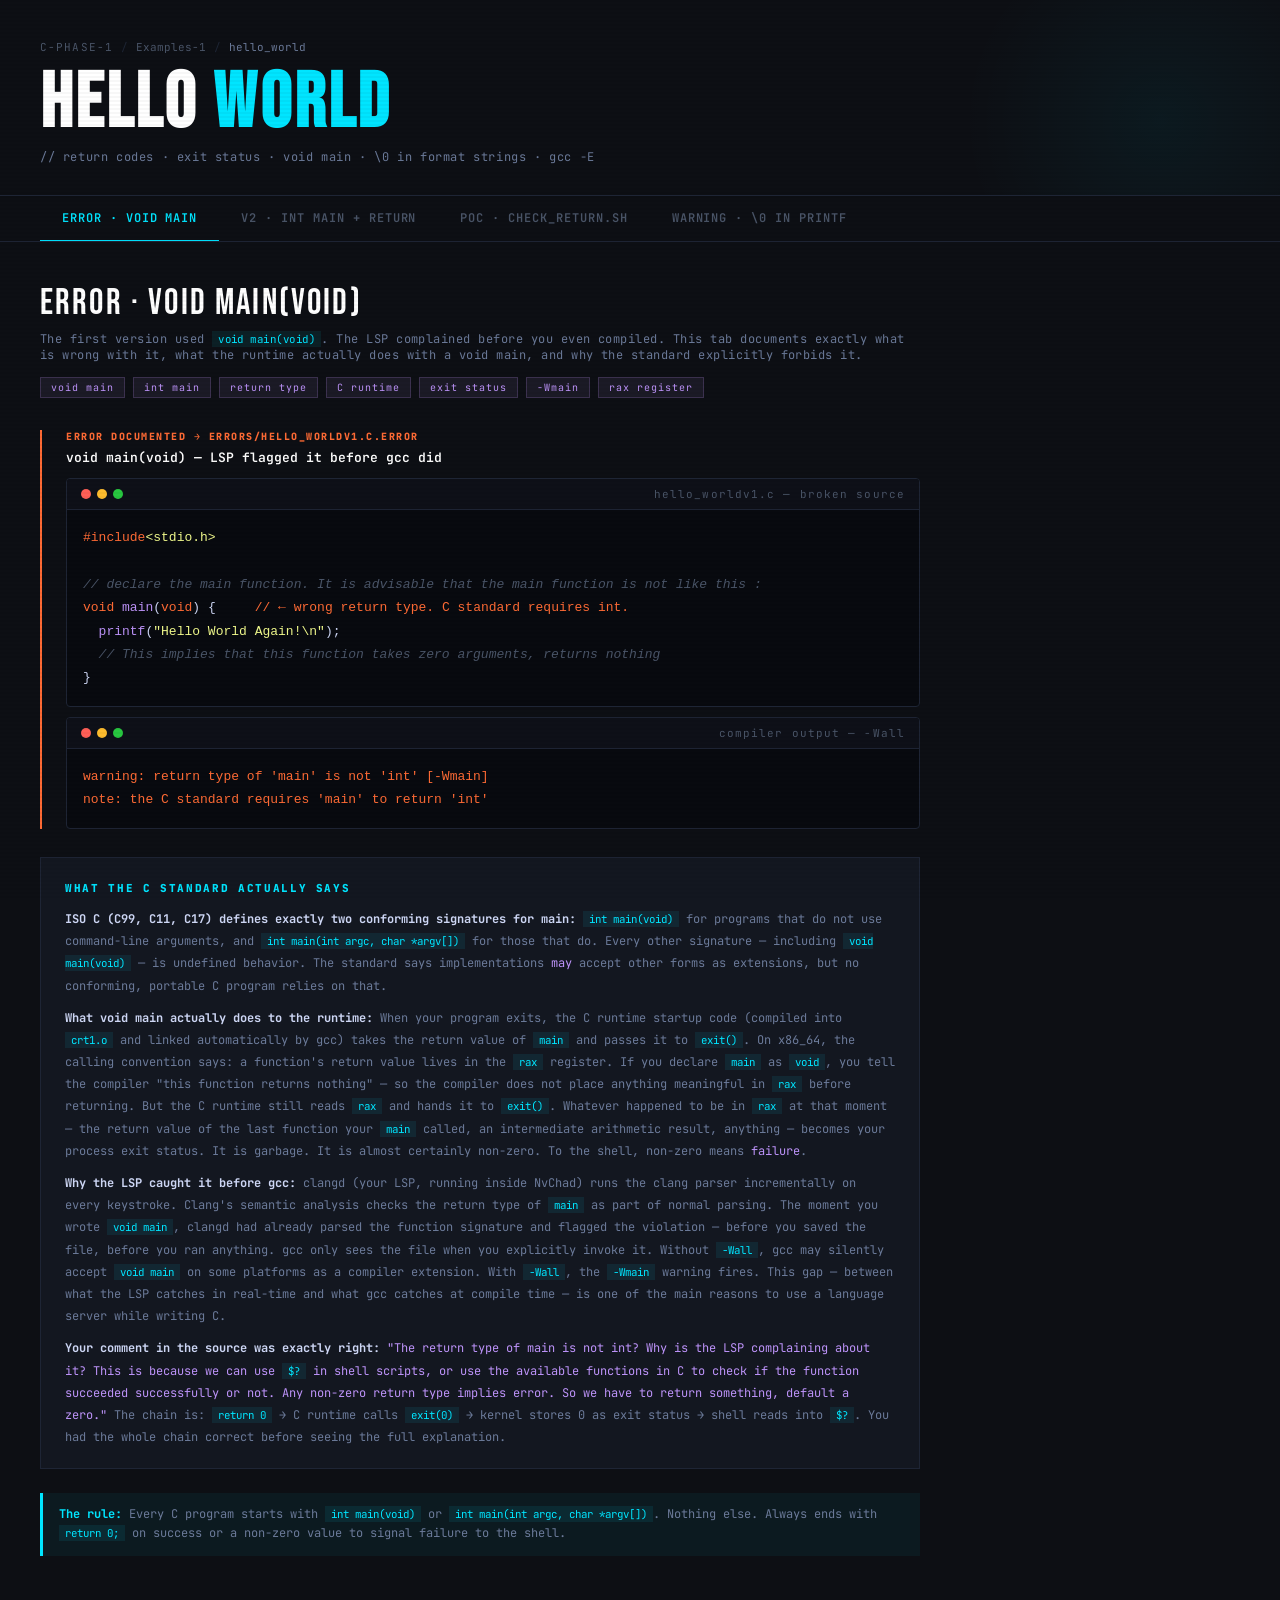
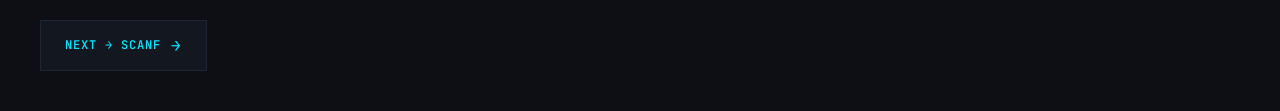
<file: docs/Examples-1/hello_world.html>
<!DOCTYPE html>
<html lang="en">
<head>
<meta charset="UTF-8">
<meta name="viewport" content="width=device-width, initial-scale=1.0">
<title>Hello World · Examples-1 · C-Phase-1</title>
<link href="https://fonts.googleapis.com/css2?family=JetBrains+Mono:wght@300;400;600;800&family=Bebas+Neue&display=swap" rel="stylesheet">
<link rel="stylesheet" href="../assets/style.css">
<style>
  .explain {
    background: var(--panel);
    border: 1px solid var(--border);
    padding: 20px 24px;
    margin: 16px 0 24px;
    font-size: 12px;
    color: var(--muted);
    line-height: 1.85;
  }
  .explain h4 {
    font-size: 11px;
    font-weight: 800;
    letter-spacing: 0.15em;
    text-transform: uppercase;
    color: var(--accent);
    margin-bottom: 10px;
  }
  .explain p { margin-bottom: 10px; }
  .explain p:last-child { margin-bottom: 0; }
  .explain strong { color: var(--text); }
  .explain em { color: var(--purple); font-style: normal; }

  .next-link {
    display: inline-flex;
    align-items: center;
    gap: 10px;
    margin-top: 40px;
    padding: 14px 24px;
    background: var(--panel);
    border: 1px solid var(--border);
    color: var(--accent);
    text-decoration: none;
    font-size: 12px;
    font-weight: 600;
    letter-spacing: 0.08em;
    text-transform: uppercase;
    transition: border-color 0.2s, background 0.2s;
  }
  .next-link:hover { border-color: var(--accent); background: rgba(0,229,255,0.05); }
  .next-link .arrow { font-size: 16px; }

  hr.sd { border: none; border-top: 1px solid var(--border); margin: 36px 0; }
  code { background: rgba(0,229,255,0.08); color: var(--accent); padding: 1px 6px; font-size: 0.9em; font-family: 'JetBrains Mono', monospace; }
</style>
</head>
<body>

<div class="hero">
  <div class="breadcrumb">
    <a href="../index.html">C-Phase-1</a>
    <span class="sep">/</span>
    <span>Examples-1</span>
    <span class="sep">/</span>
    <span class="current">hello_world</span>
  </div>
  <h1>HELLO <span>WORLD</span></h1>
  <p class="subtitle">// return codes · exit status · void main · \0 in format strings · gcc -E</p>
</div>

<nav class="tabs">
  <button class="tab active"   onclick="show('v1_error',       this)">Error · void main</button>
  <button class="tab"          onclick="show('v2_working',     this)">v2 · int main + return</button>
  <button class="tab"          onclick="show('check_return',   this)">POC · check_return.sh</button>
  <button class="tab"          onclick="show('using_printf',   this)">Warning · \0 in printf</button>
</nav>

<div class="content">

<!-- ═══════════════════════════════════════════════════════════
     TAB 1 — Error: void main
════════════════════════════════════════════════════════════ -->
<div class="section active" id="v1_error">

  <div class="section-title">Error · void main(void)</div>
  <p class="section-desc">
    The first version used <code>void main(void)</code>. The LSP complained before you even compiled.
    This tab documents exactly what is wrong with it, what the runtime actually does with a void main,
    and why the standard explicitly forbids it.
  </p>

  <div class="concepts">
    <span class="concept">void main</span>
    <span class="concept">int main</span>
    <span class="concept">return type</span>
    <span class="concept">C runtime</span>
    <span class="concept">exit status</span>
    <span class="concept">-Wmain</span>
    <span class="concept">rax register</span>
  </div>

  <div class="discovery warn">
    <div class="disc-label">Error Documented → errors/hello_worldv1.c.error</div>
    <h3>void main(void) — LSP flagged it before gcc did</h3>

    <div class="term" style="margin-top:12px">
      <div class="term-bar">
        <div class="term-dots"><div class="dot r"></div><div class="dot y"></div><div class="dot g"></div></div>
        <span class="term-label">hello_worldv1.c — broken source</span>
      </div>
      <div class="term-body"><pre><span class="key">#include</span><span class="str">&lt;stdio.h&gt;</span>

<span class="cmt">// declare the main function. It is advisable that the main function is not like this :</span>
<span class="key">void</span> <span class="val">main</span>(<span class="key">void</span>) {     <span class="err">// ← wrong return type. C standard requires int.</span>
  <span class="val">printf</span>(<span class="str">"Hello World Again!\n"</span>);
  <span class="cmt">// This implies that this function takes zero arguments, returns nothing</span>
}</pre></div>
    </div>

    <div class="term" style="margin-top:10px">
      <div class="term-bar">
        <div class="term-dots"><div class="dot r"></div><div class="dot y"></div><div class="dot g"></div></div>
        <span class="term-label">compiler output — -Wall</span>
      </div>
      <div class="term-body"><pre><span class="err">warning: return type of 'main' is not 'int' [-Wmain]</span>
<span class="err">note: the C standard requires 'main' to return 'int'</span></pre></div>
    </div>
  </div>

  <div class="explain">
    <h4>What the C standard actually says</h4>
    <p>
      <strong>ISO C (C99, C11, C17) defines exactly two conforming signatures for main:</strong>
      <code>int main(void)</code> for programs that do not use command-line arguments, and
      <code>int main(int argc, char *argv[])</code> for those that do. Every other signature —
      including <code>void main(void)</code> — is undefined behavior. The standard says
      implementations <em>may</em> accept other forms as extensions, but no conforming, portable
      C program relies on that.
    </p>
    <p>
      <strong>What void main actually does to the runtime:</strong>
      When your program exits, the C runtime startup code (compiled into <code>crt1.o</code>
      and linked automatically by gcc) takes the return value of <code>main</code> and passes
      it to <code>exit()</code>. On x86_64, the calling convention says: a function's return
      value lives in the <code>rax</code> register. If you declare <code>main</code> as
      <code>void</code>, you tell the compiler "this function returns nothing" — so the
      compiler does not place anything meaningful in <code>rax</code> before returning.
      But the C runtime still reads <code>rax</code> and hands it to <code>exit()</code>.
      Whatever happened to be in <code>rax</code> at that moment — the return value of the
      last function your <code>main</code> called, an intermediate arithmetic result, anything —
      becomes your process exit status. It is garbage. It is almost certainly non-zero.
      To the shell, non-zero means <em>failure</em>.
    </p>
    <p>
      <strong>Why the LSP caught it before gcc:</strong>
      clangd (your LSP, running inside NvChad) runs the clang parser incrementally on every
      keystroke. Clang's semantic analysis checks the return type of <code>main</code> as
      part of normal parsing. The moment you wrote <code>void main</code>, clangd had already
      parsed the function signature and flagged the violation — before you saved the file,
      before you ran anything. gcc only sees the file when you explicitly invoke it. Without
      <code>-Wall</code>, gcc may silently accept <code>void main</code> on some platforms as
      a compiler extension. With <code>-Wall</code>, the <code>-Wmain</code> warning fires.
      This gap — between what the LSP catches in real-time and what gcc catches at compile
      time — is one of the main reasons to use a language server while writing C.
    </p>
    <p>
      <strong>Your comment in the source was exactly right:</strong>
      <em>"The return type of main is not int? Why is the LSP complaining about it? This is
      because we can use <code>$?</code> in shell scripts, or use the available functions in
      C to check if the function succeeded successfully or not. Any non-zero return type implies
      error. So we have to return something, default a zero."</em>
      The chain is: <code>return 0</code> → C runtime calls <code>exit(0)</code> → kernel
      stores 0 as exit status → shell reads into <code>$?</code>. You had the whole chain
      correct before seeing the full explanation.
    </p>
  </div>

  <div class="note">
    <strong>The rule:</strong> Every C program starts with <code>int main(void)</code> or
    <code>int main(int argc, char *argv[])</code>. Nothing else. Always ends with
    <code>return 0;</code> on success or a non-zero value to signal failure to the shell.
  </div>

</div>
<!-- END TAB 1 -->


<!-- ═══════════════════════════════════════════════════════════
     TAB 2 — v2: int main + return 0
════════════════════════════════════════════════════════════ -->
<div class="section" id="v2_working">

  <div class="section-title">v2 · int main(void) + return 0</div>
  <p class="section-desc">
    The corrected version. <code>int main(void)</code> with an explicit <code>return 0;</code>.
    Also tests whether the space in <code>#include &lt;stdio.h&gt;</code> is required.
    Every line explained at the system level.
  </p>

  <div class="concepts">
    <span class="concept">int main(void)</span>
    <span class="concept">return 0</span>
    <span class="concept">#include spacing</span>
    <span class="concept">printf</span>
    <span class="concept">\n escape sequence</span>
    <span class="concept">stdout buffering</span>
  </div>

  <div class="discovery ok">
    <div class="disc-label">Final Solution → hello_worldv2.c</div>
    <h3>int main(void) — explicit, correct, standard-conforming</h3>

    <div class="term" style="margin-top:12px">
      <div class="term-bar">
        <div class="term-dots"><div class="dot r"></div><div class="dot y"></div><div class="dot g"></div></div>
        <span class="term-label">hello_worldv2.c — exact source</span>
        <button class="copy-btn" onclick="copyCode(this)">copy</button>
      </div>
      <div class="term-body"><pre><span class="cmt">// hello world</span>
<span class="cmt">// include std input output library</span>

<span class="cmt">//#include &lt;stdio.h&gt;  ← commented out — testing: does the space matter?</span>
<span class="key">#include</span><span class="str">&lt;stdio.h&gt;</span>       <span class="cmt">// ← no space. still works.</span>

<span class="cmt">// declare the main function. It is advisable that the main function is not like this :</span>
<span class="key">int</span> <span class="val">main</span>(<span class="key">void</span>) {
  <span class="val">printf</span>(<span class="str">"Hello World Again!\n"</span>);
  <span class="key">return</span> <span class="val">0</span>;
  <span class="cmt">// This implies that this function takes zero arguments, returns nothing</span>
}

<span class="cmt">// The return type of main is int. We can use "$?" in shell scripts to check</span>
<span class="cmt">// if the function succeeded. Any non-zero return implies error.</span>
<span class="cmt">// So we have to return something — default a zero.</span></pre></div>
    </div>

    <div class="term" style="margin-top:10px">
      <div class="term-bar">
        <div class="term-dots"><div class="dot r"></div><div class="dot y"></div><div class="dot g"></div></div>
        <span class="term-label">compile and run</span>
      </div>
      <div class="term-body"><pre><span class="p">❯</span> <span class="cmd">gcc -Wall -Wextra -Wpedantic -std=c11 -o hello_worldv2 hello_worldv2.c</span>
<span class="out">  (no warnings)</span>
<span class="p">❯</span> <span class="cmd">./hello_worldv2</span>
<span class="out">Hello World Again!</span></pre></div>
    </div>
  </div>

  <div class="explain">
    <h4>Line by line — what the compiler and runtime actually do</h4>
    <p>
      <strong><code>#include&lt;stdio.h&gt;</code> — space is irrelevant:</strong>
      The preprocessor tokenises include directives independently of whitespace. Both
      <code>#include&lt;stdio.h&gt;</code> and <code>#include &lt;stdio.h&gt;</code> produce
      identical output. The angle-bracket form tells the preprocessor: search the system include
      directories only (<code>/usr/include</code>, <code>/usr/local/include</code>, and any
      paths passed via <code>-I</code>). It finds <code>stdio.h</code> there and pastes its
      entire content — about 900 lines of type definitions, macro definitions, and function
      declarations — into your translation unit in place of the directive. The compiler never
      sees the <code>#include</code> line; by the time it runs, the substitution has already
      happened.
    </p>
    <p>
      <strong><code>int main(void)</code> — what void in the parameter list does:</strong>
      In C, empty parentheses <code>main()</code> mean "unspecified number of arguments of
      unspecified types" — a legacy from K&amp;R C 1978. <code>main(void)</code> means
      "explicitly no arguments." The compiler enforces this: calling <code>main</code> with
      arguments when declared <code>(void)</code> is a compile-time error. It is also what
      <code>-Wpedantic</code> requires. Always use <code>(void)</code> for main that takes
      no arguments.
    </p>
    <p>
      <strong><code>printf("Hello World Again!\n")</code> — what \n is at the byte level:</strong>
      The string literal <code>"Hello World Again!\n"</code> is stored in the <code>.rodata</code>
      (read-only data) section of the compiled binary. The compiler translates the two-character
      escape sequence <code>\n</code> into the single byte <code>0x0A</code> — ASCII Line Feed.
      When printf writes this byte to stdout, your terminal emulator (Alacritty) intercepts it and
      moves the cursor to the start of the next line. Without <code>\n</code>, the next shell
      prompt would appear immediately after your text on the same line.
    </p>
    <p>
      <strong><code>return 0;</code> — the full journey to the shell:</strong>
      This single statement triggers a chain. The C runtime's <code>__libc_start_main</code>
      called your <code>main</code> and is waiting for it to return. When it gets the return
      value <code>0</code>, it calls <code>exit(0)</code>. <code>exit()</code> flushes all
      open stdio buffers (so any buffered output is written), runs any functions registered
      with <code>atexit()</code>, and calls the <code>_exit()</code> syscall. The kernel marks
      the process as a zombie, stores 0 as the exit status, and sends <code>SIGCHLD</code> to
      the parent process (your shell). The shell calls <code>waitpid()</code>, collects the
      status, and stores the low 8 bits in <code>$?</code>. That is why <code>$?</code>
      is 0 after a successful program.
    </p>
  </div>

  <div class="note">
    <strong>Observation confirmed:</strong> <code>#include&lt;stdio.h&gt;</code> (no space) and
    <code>#include &lt;stdio.h&gt;</code> (with space) produce identical binaries. The preprocessor
    does not care. The space is style, not syntax.
  </div>

</div>
<!-- END TAB 2 -->


<!-- ═══════════════════════════════════════════════════════════
     TAB 3 — POC: check_return.sh
════════════════════════════════════════════════════════════ -->
<div class="section" id="check_return">

  <div class="section-title">POC · check_return.sh</div>
  <p class="section-desc">
    A bash proof-of-concept that captures the return value from a C program and branches on it.
    Proves that <code>return 0</code> in C is not just a convention — it travels all the way
    from the C runtime through the kernel to the calling shell and is readable as <code>$?</code>.
  </p>

  <div class="concepts">
    <span class="concept">$? in bash</span>
    <span class="concept">exit status</span>
    <span class="concept">fork + execve</span>
    <span class="concept">waitpid</span>
    <span class="concept">process lifecycle</span>
    <span class="concept">8-bit exit codes</span>
    <span class="concept">IPC</span>
  </div>

  <div class="discovery ok">
    <div class="disc-label">POC → check_return.sh</div>
    <h3>Reading a C program's return value from bash</h3>

    <div class="term" style="margin-top:12px">
      <div class="term-bar">
        <div class="term-dots"><div class="dot r"></div><div class="dot y"></div><div class="dot g"></div></div>
        <span class="term-label">check_return.sh — exact source</span>
        <button class="copy-btn" onclick="copyCode(this)">copy</button>
      </div>
      <div class="term-body"><pre><span class="key">#!/bin/bash</span>

<span class="cmt"># Let's have a POC here...</span>
<span class="cmt"># What can we do with a return from C?</span>

<span class="val">echo</span> <span class="str">"[+] Executing the hello_worldv2"</span>
<span class="val">./hello_worldv2</span>
<span class="val">result</span>=<span class="str">$?</span>      <span class="cmt">← captured IMMEDIATELY after the program exits</span>

<span class="key">if</span> [[ <span class="str">$result</span> <span class="arg">-eq</span> <span class="val">0</span> ]]; <span class="key">then</span>
  <span class="val">echo</span> <span class="str">"The return is 0; The command succeeded..."</span>
<span class="key">else</span>
  <span class="val">echo</span> <span class="str">"Non zero error code! $result"</span>
<span class="key">fi</span></pre></div>
    </div>

    <div class="term" style="margin-top:10px">
      <div class="term-bar">
        <div class="term-dots"><div class="dot r"></div><div class="dot y"></div><div class="dot g"></div></div>
        <span class="term-label">running it</span>
      </div>
      <div class="term-body"><pre><span class="p">❯</span> <span class="cmd">bash check_return.sh</span>
<span class="out">[+] Executing the hello_worldv2
Hello World Again!
The return is 0; The command succeeded...</span></pre></div>
    </div>

    <div class="term" style="margin-top:10px">
      <div class="term-bar">
        <div class="term-dots"><div class="dot r"></div><div class="dot y"></div><div class="dot g"></div></div>
        <span class="term-label">what happens if you change return 0 to return 42</span>
      </div>
      <div class="term-body"><pre><span class="cmt">// in hello_worldv2.c:</span>
<span class="key">return</span> <span class="val">42</span>;    <span class="cmt">← changed</span>

<span class="p">❯</span> <span class="cmd">bash check_return.sh</span>
<span class="out">[+] Executing the hello_worldv2
Hello World Again!
Non zero error code! 42</span></pre></div>
    </div>
  </div>

  <div class="explain">
    <h4>Deep Explanation — the full process lifecycle from C return to shell $?</h4>
    <p>
      <strong>What happens when bash runs <code>./hello_worldv2</code>:</strong>
      The shell calls <code>fork()</code> — a syscall that creates an exact copy of the shell
      process, including its memory, file descriptors, and state. The child process calls
      <code>execve("./hello_worldv2", argv, envp)</code>. The kernel replaces the child's
      entire address space with the contents of the ELF binary. The child's code, data, and
      stack are wiped and replaced with the program's. The kernel finds the ELF entry point —
      not <code>main</code>, but <code>_start</code> in <code>crt1.o</code> — and starts
      executing there.
    </p>
    <p>
      <strong>The C runtime startup — <code>_start</code> to <code>main</code>:</strong>
      <code>_start</code> sets up the stack pointer, zeroes <code>rbp</code> (the frame
      pointer, signalling the bottom of the call stack), and calls
      <code>__libc_start_main</code>. This function initialises the C library (sets up
      locale, registers atexit handlers for libc cleanup), and then calls your
      <code>main()</code>. When <code>main</code> executes <code>return 0</code>, that
      value flows back to <code>__libc_start_main</code>, which calls <code>exit(0)</code>.
    </p>
    <p>
      <strong><code>exit(0)</code> — what happens before the kernel sees it:</strong>
      <code>exit()</code> is a libc function, not a direct syscall. Before it terminates the
      process, it: (1) calls all functions registered with <code>atexit()</code> in reverse
      order of registration, (2) flushes and closes all open stdio streams (this is why
      <code>printf</code> output appears even if you forgot <code>\n</code> and the buffer
      was not flushed — <code>exit()</code> flushes it), and (3) calls
      <code>_exit(0)</code> — the actual syscall. The kernel receives status code 0.
    </p>
    <p>
      <strong>How the kernel stores it and the parent shell reads it:</strong>
      The kernel marks the child process as a zombie — it is dead but its exit status is
      preserved in the process table entry until the parent collects it. The parent (your
      bash shell) was blocked in <code>waitpid(child_pid, &amp;status, 0)</code> since it
      forked the child. The kernel unblocks it, returning the status. The shell extracts
      the exit code (low 8 bits of the status word) and stores it in <code>$?</code>.
    </p>
    <p>
      <strong>Why <code>result=$?</code> must come immediately after <code>./hello_worldv2</code>:</strong>
      <code>$?</code> holds the exit status of the <em>most recently completed foreground
      command</em>. Every command you run overwrites it. If you put even a single
      <code>echo</code> between <code>./hello_worldv2</code> and <code>result=$?</code>,
      <code>$?</code> would contain the exit code of <code>echo</code> (which is always 0)
      rather than your program's. Capturing into a variable immediately is the correct pattern.
    </p>
    <p>
      <strong>The 8-bit limit on exit codes:</strong>
      Only the low 8 bits of the exit status are preserved by the kernel's
      <code>waitpid</code> mechanism. Exit codes are in the range 0–255. If your C program
      does <code>return 256</code>, the shell sees <code>$?</code> as 0 — 256 modulo 256 is 0.
      <code>return 257</code> gives <code>$?</code> = 1. This matters for programs that use
      specific non-zero exit codes to communicate distinct error states — always keep them
      under 256.
    </p>
    <p>
      <strong>Why this matters beyond toy programs:</strong>
      Every build system (make, cmake, ninja), every CI pipeline (GitHub Actions, GitLab CI),
      every shell script, and every <code>&amp;&amp;</code> / <code>||</code> chaining in the
      terminal uses exit codes to decide whether to proceed or fail. When gcc returns 1 on
      a compile error, make stops the build. When your test suite returns 0, the CI marks
      the build green. The humble <code>return 0</code> in your C program is the beginning
      of that entire chain.
    </p>
  </div>

  <div class="note">
    <strong>To try yourself:</strong> Change <code>return 0</code> to <code>return 42</code>
    in hello_worldv2.c, recompile, run the script. You will see "Non zero error code! 42".
    Change to <code>return 256</code> and you will see "Non zero error code! 0" — the 8-bit
    wrap-around in action.
  </div>

</div>
<!-- END TAB 3 -->


<!-- ═══════════════════════════════════════════════════════════
     TAB 4 — Warning: \0 in printf
════════════════════════════════════════════════════════════ -->
<div class="section" id="using_printf">

  <div class="section-title">Warning · \0 in a printf format string</div>
  <p class="section-desc">
    You added a null byte <code>\0</code> to the end of a printf string and got a compiler warning:
    <code>-Wformat-contains-nul</code>. This tab explains what \0 is, how printf uses it to find
    the end of a string, and why embedding one in the middle silently truncates all output after it.
    Also covers the <code>gcc -E</code> flag you noted in the comments.
  </p>

  <div class="concepts">
    <span class="concept">\0 null terminator</span>
    <span class="concept">C strings</span>
    <span class="concept">-Wformat-contains-nul</span>
    <span class="concept">printf format string</span>
    <span class="concept">silent truncation</span>
    <span class="concept">gcc -E preprocessor output</span>
    <span class="concept">cpp</span>
  </div>

  <div class="discovery warn">
    <div class="disc-label">Warning Documented → errors/using_printf.c.error</div>
    <h3>Embedded \0 — compiles, runs, produces wrong output with no crash</h3>

    <div class="term" style="margin-top:12px">
      <div class="term-bar">
        <div class="term-dots"><div class="dot r"></div><div class="dot y"></div><div class="dot g"></div></div>
        <span class="term-label">using_printf.c — exact source</span>
        <button class="copy-btn" onclick="copyCode(this)">copy</button>
      </div>
      <div class="term-body"><pre><span class="cmt">// printf is a function declared in the standard input output library.</span>
<span class="cmt">// But actually it is present in some location : in the standard C library glibc.o</span>
<span class="cmt">// (The above statement has to be checked again!)</span>

<span class="cmt">// Run this to get the preprocessor output:</span>
<span class="cmt">// gcc -Wextra -Wall -std=c11 -E -o using_printf using_printf.c</span>

<span class="key">#include</span> <span class="str">&lt;stdio.h&gt;</span>

<span class="key">int</span> <span class="val">main</span>(<span class="key">void</span>) {
  <span class="val">printf</span>(<span class="str">"This is how you need to use this printf function \n\0"</span>);
  <span class="cmt">// Wait what is this \0 -&gt; This is the null byte.</span>
}

<span class="cmt">// Why did the compiler warn about ending a printf with a null byte?</span>
<span class="cmt">// This implies there is a memory risk or what?</span>
<span class="cmt">// We should not be using this nullbyte at the body of function?</span></pre></div>
    </div>

    <div class="term" style="margin-top:10px">
      <div class="term-bar">
        <div class="term-dots"><div class="dot r"></div><div class="dot y"></div><div class="dot g"></div></div>
        <span class="term-label">compiler warning — exact</span>
      </div>
      <div class="term-body"><pre><span class="err">using_printf.c: In function 'main':</span>
<span class="err">using_printf.c:11:62: warning: embedded '\0' in format [-Wformat-contains-nul]</span>
<span class="err">   11 |   printf("This is how you need to use this printf function \n\0");</span>
<span class="err">      |                                                              ^~</span></pre></div>
    </div>
  </div>

  <div class="explain">
    <h4>Deep Explanation — null terminators, how printf reads strings, and why \0 silently kills output</h4>
    <p>
      <strong>What \0 is:</strong>
      The null byte — the byte with value <code>0x00</code>, ASCII code 0. It is a real
      character with a real byte value; it just happens to be invisible and non-printing.
      In C, every string literal is automatically null-terminated: the compiler appends a
      <code>\0</code> byte after the last character of every string. The string
      <code>"hello"</code> occupies 6 bytes in the <code>.rodata</code> section of your
      binary: <code>h e l l o \0</code>. C has no string length field — it uses the null
      byte as a sentinel to mark the end.
    </p>
    <p>
      <strong>How printf finds the end of the format string:</strong>
      <code>printf</code> receives a <code>const char *</code> — a pointer to the first byte
      of the format string. It then loops: read a byte, if it is not <code>\0</code>, process
      it (print it literally or handle a format specifier if it is <code>%</code>), advance
      the pointer, repeat. When it reads <code>\0</code>, it stops. That is the entire string
      scanning mechanism. There is no length argument, no bounds checking — just the null byte.
    </p>
    <p>
      <strong>What your <code>\0</code> actually does to the output:</strong>
      Your format string in memory is:
      <code>T h i s ... f u n c t i o n SP \n \0 \0</code>.
      The first <code>\0</code> is your explicit one. The second is the automatic terminator
      the compiler appended. Printf reads through the string, prints everything, hits your
      <code>\0</code> at position 51, and stops. In this particular example the result is
      identical to not having the <code>\0</code> — because there is nothing after it that
      you wanted printed. But consider this:
    </p>
    <p>
      <strong>The dangerous version — where output is silently lost:</strong>
    </p>
  </div>

  <div class="term">
    <div class="term-bar">
      <div class="term-dots"><div class="dot r"></div><div class="dot y"></div><div class="dot g"></div></div>
      <span class="term-label">what silent truncation looks like in practice</span>
    </div>
    <div class="term-body"><pre><span class="cmt">// This is the dangerous case. No crash. Wrong output. Hard to spot.</span>
<span class="val">printf</span>(<span class="str">"Status: %s\0 — Extra info: %s\n"</span>, status, extra);
<span class="cmt">//              ^</span>
<span class="cmt">// printf stops here. " — Extra info: %s\n" is never printed.</span>
<span class="cmt">// The second %s argument (extra) is never read.</span>
<span class="cmt">// No crash. No error. Just silently wrong output.</span>

<span class="cmt">// Another subtle case:</span>
<span class="val">printf</span>(<span class="str">"Count: %d\0%d\n"</span>, count, other_count);
<span class="cmt">// Only prints count. other_count is passed but ignored.</span>
<span class="cmt">// -Wformat-contains-nul catches this before it bites you.</span></pre></div>
  </div>

  <div class="explain">
    <h4>The gcc -E flag — seeing what the preprocessor actually produces</h4>
    <p>
      <strong>Your comment noted this command:</strong>
      <code>gcc -Wextra -Wall -std=c11 -E -o using_printf using_printf.c</code>.
      The <code>-E</code> flag stops gcc after the preprocessing stage and outputs the
      result. This is the most educational thing you can do to understand what the compiler
      actually receives. Try it on any file that includes headers.
    </p>
    <p>
      <strong>What you would see:</strong>
      The output would be roughly 900 lines of expanded <code>stdio.h</code> — all the type
      definitions, macro expansions, and function declarations pasted in — followed by your
      four-line <code>main</code>. The <code>#include</code> directive is gone, replaced by
      its contents. All <code>#define</code> macros have been substituted. All
      <code>#ifdef</code> conditionals have been resolved. What remains is pure C with no
      preprocessor directives left — exactly what <code>cc1</code> (the actual C compiler
      inside gcc) parses.
    </p>
    <p>
      <strong>Correcting your comment — "in the standard C library glibc.o":</strong>
      <code>printf</code> does live in glibc (the GNU C Library), but not in a <code>.o</code>
      file. <code>.o</code> files are intermediate object files produced during compilation —
      temporary build artifacts. The final product is a shared library:
      <code>/usr/lib/libc.so.6</code> on Arch. You can confirm:
      <code>nm -D /usr/lib/libc.so.6 | grep " printf$"</code> — you will see the symbol
      listed with its address. The <code>T</code> flag next to it means it lives in the text
      (code) section of the library — compiled, executable machine code.
    </p>
  </div>

  <div class="warn-note">
    <strong>The rule:</strong> Never put <code>\0</code> inside a format string argument
    to <code>printf</code> (or <code>sprintf</code>, <code>fprintf</code>, etc.). It silently
    truncates everything that follows. The <code>-Wformat-contains-nul</code> warning (part of
    <code>-Wformat</code>, included in <code>-Wall</code>) is there to catch exactly this.
    If you genuinely need to print a null byte, use <code>fwrite()</code> instead.
  </div>

</div>
<!-- END TAB 4 -->

<!-- ═══ NEXT LINK ═══ -->
<a class="next-link" href="scanf.html">
  <span>Next → scanf</span>
  <span class="arrow">→</span>
</a>

</div><!-- .content -->

<script src="../assets/app.js" defer></script>
</body>
</html>
</file>
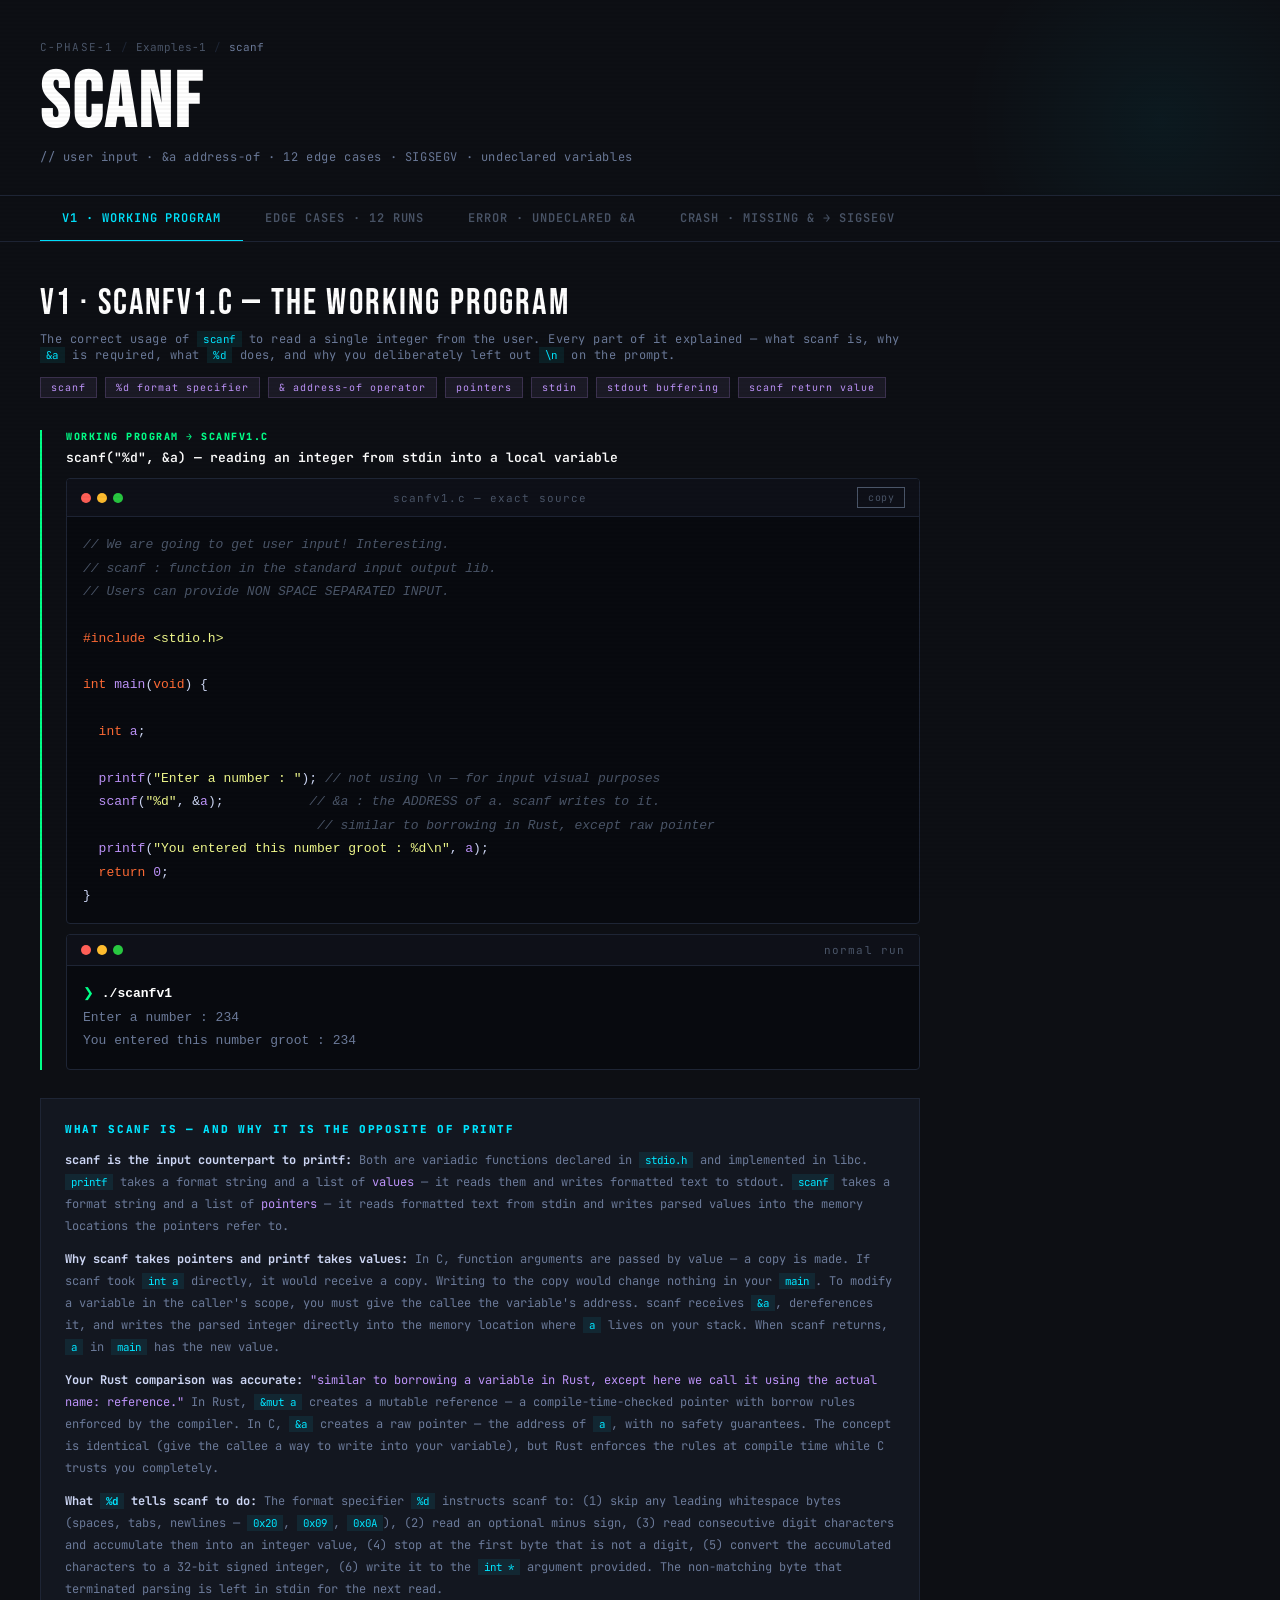
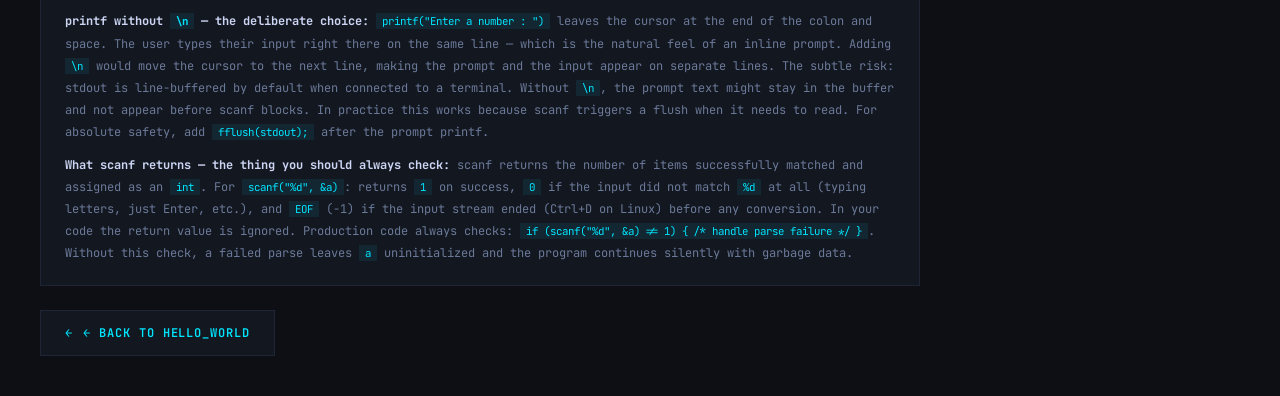
<file: docs/Examples-1/scanf.html>
<!DOCTYPE html>
<html lang="en">
<head>
<meta charset="UTF-8">
<meta name="viewport" content="width=device-width, initial-scale=1.0">
<title>scanf · Examples-1 · C-Phase-1</title>
<link href="https://fonts.googleapis.com/css2?family=JetBrains+Mono:wght@300;400;600;800&family=Bebas+Neue&display=swap" rel="stylesheet">
<link rel="stylesheet" href="../assets/style.css">
<style>
  .explain {
    background: var(--panel);
    border: 1px solid var(--border);
    padding: 20px 24px;
    margin: 16px 0 24px;
    font-size: 12px;
    color: var(--muted);
    line-height: 1.85;
  }
  .explain h4 {
    font-size: 11px;
    font-weight: 800;
    letter-spacing: 0.15em;
    text-transform: uppercase;
    color: var(--accent);
    margin-bottom: 10px;
  }
  .explain p { margin-bottom: 10px; }
  .explain p:last-child { margin-bottom: 0; }
  .explain strong { color: var(--text); }
  .explain em { color: var(--purple); font-style: normal; }

  .prev-link {
    display: inline-flex;
    align-items: center;
    gap: 10px;
    margin-bottom: 0;
    padding: 14px 24px;
    background: var(--panel);
    border: 1px solid var(--border);
    color: var(--accent);
    text-decoration: none;
    font-size: 12px;
    font-weight: 600;
    letter-spacing: 0.08em;
    text-transform: uppercase;
    transition: border-color 0.2s, background 0.2s;
  }
  .prev-link:hover { border-color: var(--accent); background: rgba(0,229,255,0.05); }

  .edge-table { width: 100%; border-collapse: collapse; margin: 14px 0 24px; }
  .edge-table th {
    font-size: 10px; letter-spacing: 0.15em; text-transform: uppercase;
    color: var(--dim); padding: 8px 12px; text-align: left;
    border-bottom: 1px solid var(--border);
  }
  .edge-table td {
    font-size: 12px; padding: 10px 12px;
    border-bottom: 1px solid rgba(30,37,53,0.6);
    vertical-align: top; color: var(--muted);
  }
  .edge-table tr:hover td { background: rgba(255,255,255,0.02); }
  .et-input  { color: var(--accent) !important; font-weight: 600; font-family: 'JetBrains Mono', monospace; }
  .et-result { color: var(--text) !important; }
  .et-ok     { color: var(--green) !important; font-weight: 600; }
  .et-warn   { color: var(--orange) !important; font-weight: 600; }
  .et-crash  { color: #ff4444 !important; font-weight: 600; }

  hr.sd { border: none; border-top: 1px solid var(--border); margin: 36px 0; }
  code { background: rgba(0,229,255,0.08); color: var(--accent); padding: 1px 6px; font-size: 0.9em; font-family: 'JetBrains Mono', monospace; }
</style>
</head>
<body>

<div class="hero">
  <div class="breadcrumb">
    <a href="../index.html">C-Phase-1</a>
    <span class="sep">/</span>
    <span>Examples-1</span>
    <span class="sep">/</span>
    <span class="current">scanf</span>
  </div>
  <h1>SCANF</h1>
  <p class="subtitle">// user input · &amp;a address-of · 12 edge cases · SIGSEGV · undeclared variables</p>
</div>

<nav class="tabs">
  <button class="tab active" onclick="show('v1_working',   this)">v1 · Working Program</button>
  <button class="tab"        onclick="show('edge_cases',   this)">Edge Cases · 12 Runs</button>
  <button class="tab"        onclick="show('v2_error',     this)">Error · Undeclared &amp;a</button>
  <button class="tab"        onclick="show('v3_segfault',  this)">Crash · Missing &amp; → SIGSEGV</button>
</nav>

<div class="content">

<!-- ═══════════════════════════════════════════════════════════
     TAB 1 — v1: working program
════════════════════════════════════════════════════════════ -->
<div class="section active" id="v1_working">

  <div class="section-title">v1 · scanfv1.c — the working program</div>
  <p class="section-desc">
    The correct usage of <code>scanf</code> to read a single integer from the user.
    Every part of it explained — what scanf is, why <code>&amp;a</code> is required,
    what <code>%d</code> does, and why you deliberately left out <code>\n</code> on the prompt.
  </p>

  <div class="concepts">
    <span class="concept">scanf</span>
    <span class="concept">%d format specifier</span>
    <span class="concept">&amp; address-of operator</span>
    <span class="concept">pointers</span>
    <span class="concept">stdin</span>
    <span class="concept">stdout buffering</span>
    <span class="concept">scanf return value</span>
  </div>

  <div class="discovery ok">
    <div class="disc-label">Working Program → scanfv1.c</div>
    <h3>scanf("%d", &amp;a) — reading an integer from stdin into a local variable</h3>

    <div class="term" style="margin-top:12px">
      <div class="term-bar">
        <div class="term-dots"><div class="dot r"></div><div class="dot y"></div><div class="dot g"></div></div>
        <span class="term-label">scanfv1.c — exact source</span>
        <button class="copy-btn" onclick="copyCode(this)">copy</button>
      </div>
      <div class="term-body"><pre><span class="cmt">// We are going to get user input! Interesting.</span>
<span class="cmt">// scanf : function in the standard input output lib.</span>
<span class="cmt">// Users can provide NON SPACE SEPARATED INPUT.</span>

<span class="key">#include</span> <span class="str">&lt;stdio.h&gt;</span>

<span class="key">int</span> <span class="val">main</span>(<span class="key">void</span>) {

  <span class="key">int</span> <span class="val">a</span>;

  <span class="val">printf</span>(<span class="str">"Enter a number : "</span>); <span class="cmt">// not using \n — for input visual purposes</span>
  <span class="val">scanf</span>(<span class="str">"%d"</span>, &amp;<span class="val">a</span>);           <span class="cmt">// &amp;a : the ADDRESS of a. scanf writes to it.</span>
                              <span class="cmt">// similar to borrowing in Rust, except raw pointer</span>
  <span class="val">printf</span>(<span class="str">"You entered this number groot : %d\n"</span>, <span class="val">a</span>);
  <span class="key">return</span> <span class="val">0</span>;
}</pre></div>
    </div>

    <div class="term" style="margin-top:10px">
      <div class="term-bar">
        <div class="term-dots"><div class="dot r"></div><div class="dot y"></div><div class="dot g"></div></div>
        <span class="term-label">normal run</span>
      </div>
      <div class="term-body"><pre><span class="p">❯</span> <span class="cmd">./scanfv1</span>
<span class="out">Enter a number : 234
You entered this number groot : 234</span></pre></div>
    </div>
  </div>

  <div class="explain">
    <h4>What scanf is — and why it is the opposite of printf</h4>
    <p>
      <strong>scanf is the input counterpart to printf:</strong>
      Both are variadic functions declared in <code>stdio.h</code> and implemented in libc.
      <code>printf</code> takes a format string and a list of <em>values</em> — it reads them
      and writes formatted text to stdout. <code>scanf</code> takes a format string and a list
      of <em>pointers</em> — it reads formatted text from stdin and writes parsed values into
      the memory locations the pointers refer to.
    </p>
    <p>
      <strong>Why scanf takes pointers and printf takes values:</strong>
      In C, function arguments are passed by value — a copy is made. If scanf took
      <code>int a</code> directly, it would receive a copy. Writing to the copy would change
      nothing in your <code>main</code>. To modify a variable in the caller's scope, you must
      give the callee the variable's address. scanf receives <code>&amp;a</code>, dereferences
      it, and writes the parsed integer directly into the memory location where <code>a</code>
      lives on your stack. When scanf returns, <code>a</code> in <code>main</code> has the new
      value.
    </p>
    <p>
      <strong>Your Rust comparison was accurate:</strong>
      <em>"similar to borrowing a variable in Rust, except here we call it using the actual
      name: reference."</em> In Rust, <code>&amp;mut a</code> creates a mutable reference —
      a compile-time-checked pointer with borrow rules enforced by the compiler. In C,
      <code>&amp;a</code> creates a raw pointer — the address of <code>a</code>, with no
      safety guarantees. The concept is identical (give the callee a way to write into your
      variable), but Rust enforces the rules at compile time while C trusts you completely.
    </p>
    <p>
      <strong>What <code>%d</code> tells scanf to do:</strong>
      The format specifier <code>%d</code> instructs scanf to: (1) skip any leading whitespace
      bytes (spaces, tabs, newlines — <code>0x20</code>, <code>0x09</code>, <code>0x0A</code>),
      (2) read an optional minus sign, (3) read consecutive digit characters and accumulate them
      into an integer value, (4) stop at the first byte that is not a digit, (5) convert the
      accumulated characters to a 32-bit signed integer, (6) write it to the <code>int *</code>
      argument provided. The non-matching byte that terminated parsing is left in stdin for the
      next read.
    </p>
    <p>
      <strong>printf without <code>\n</code> — the deliberate choice:</strong>
      <code>printf("Enter a number : ")</code> leaves the cursor at the end of the colon and
      space. The user types their input right there on the same line — which is the natural
      feel of an inline prompt. Adding <code>\n</code> would move the cursor to the next line,
      making the prompt and the input appear on separate lines. The subtle risk: stdout is
      line-buffered by default when connected to a terminal. Without <code>\n</code>, the
      prompt text might stay in the buffer and not appear before scanf blocks. In practice this
      works because scanf triggers a flush when it needs to read. For absolute safety, add
      <code>fflush(stdout);</code> after the prompt printf.
    </p>
    <p>
      <strong>What scanf returns — the thing you should always check:</strong>
      scanf returns the number of items successfully matched and assigned as an <code>int</code>.
      For <code>scanf("%d", &amp;a)</code>: returns <code>1</code> on success, <code>0</code>
      if the input did not match <code>%d</code> at all (typing letters, just Enter, etc.),
      and <code>EOF</code> (-1) if the input stream ended (Ctrl+D on Linux) before any
      conversion. In your code the return value is ignored. Production code always checks:
      <code>if (scanf("%d", &amp;a) != 1) { /* handle parse failure */ }</code>. Without this
      check, a failed parse leaves <code>a</code> uninitialized and the program continues
      silently with garbage data.
    </p>
  </div>

</div>
<!-- END TAB 1 -->


<!-- ═══════════════════════════════════════════════════════════
     TAB 2 — Edge cases: 12 runs
════════════════════════════════════════════════════════════ -->
<div class="section" id="edge_cases">

  <div class="section-title">Edge Cases · 12 Runs from scanfv1.output</div>
  <p class="section-desc">
    Every edge case you listed in the source comments, run and recorded in
    <code>scanfv1.output</code>. Each result explained at the level of what scanf's
    internal parsing actually did.
  </p>

  <div class="concepts">
    <span class="concept">integer parsing</span>
    <span class="concept">stdin buffer</span>
    <span class="concept">whitespace skipping</span>
    <span class="concept">integer overflow</span>
    <span class="concept">strtol saturation</span>
    <span class="concept">format mismatch</span>
    <span class="concept">float truncation</span>
    <span class="concept">octal literals</span>
  </div>

  <table class="edge-table">
    <tr>
      <th style="width:26%">Input</th>
      <th style="width:14%">Output</th>
      <th style="width:12%">Verdict</th>
      <th>What scanf did</th>
    </tr>
    <tr>
      <td class="et-input">234</td>
      <td class="et-result">234</td>
      <td class="et-ok">✓ correct</td>
      <td>Skipped no whitespace. Read digits 2, 3, 4. Hit EOF. Converted to 234. Wrote to &amp;a. Returned 1.</td>
    </tr>
    <tr>
      <td class="et-input">-234</td>
      <td class="et-result">-234</td>
      <td class="et-ok">✓ correct</td>
      <td>Read leading <code>-</code> (valid for %d). Read digits 2, 3, 4. Converted to -234. Negative integers work fine.</td>
    </tr>
    <tr>
      <td class="et-input">234 256436 24562</td>
      <td class="et-result">234</td>
      <td class="et-ok">✓ expected</td>
      <td>%d stops at whitespace. Read 234, hit the space, stopped. The remaining " 256436 24562\n" stayed in the stdin buffer — unread, available for the next scanf call.</td>
    </tr>
    <tr>
      <td class="et-input">-234 -436 -0</td>
      <td class="et-result">-234</td>
      <td class="et-ok">✓ expected</td>
      <td>Same as above. First token only. The space after <code>-234</code> terminated parsing. Remaining input unread.</td>
    </tr>
    <tr>
      <td class="et-input">(Enter key only)</td>
      <td class="et-result">waits... then accepts 234</td>
      <td class="et-warn">⚠ blocks</td>
      <td>%d skips leading whitespace — newline (0x0A) is whitespace. Pressing Enter gives scanf a byte to discard, not one to parse. scanf went back to blocking on read(). Only a digit or non-whitespace breaks the loop. It never silently accepts empty input.</td>
    </tr>
    <tr>
      <td class="et-input">290375398759087210985710987</td>
      <td class="et-result">-1</td>
      <td class="et-warn">⚠ overflow</td>
      <td>scanf uses strtol() internally. The value exceeded LONG_MAX (9,223,372,036,854,775,807 on x86_64). strtol saturated at LONG_MAX (0x7FFFFFFFFFFFFFFF) and set errno=ERANGE. scanf assigned LONG_MAX to your int a — a 64-bit value truncated to 32 bits: 0xFFFFFFFF = -1 in two's complement. Undefined behavior, but -1 is what this implementation produced.</td>
    </tr>
    <tr>
      <td class="et-input">-2347896587369782134687693876</td>
      <td class="et-result">0</td>
      <td class="et-warn">⚠ overflow</td>
      <td>Huge negative — strtol saturated at LONG_MIN (0x8000000000000000). Truncated to 32-bit int: 0x00000000 = 0. Different saturation value than the positive case, different truncation result.</td>
    </tr>
    <tr>
      <td class="et-input">lskadfjalk</td>
      <td class="et-result">0</td>
      <td class="et-warn">⚠ parse fail</td>
      <td>First character 'l' is not a digit or minus sign. scanf failed to match %d. Returned 0 (zero successful conversions). Did not write to &amp;a. <code>a</code> was uninitialized — its stack slot happened to contain zero bytes (OS zero-fills fresh pages). Undefined behavior printed as 0.</td>
    </tr>
    <tr>
      <td class="et-input">-kjafda</td>
      <td class="et-result">0</td>
      <td class="et-warn">⚠ parse fail</td>
      <td>Leading <code>-</code> is syntactically valid for a negative integer. scanf consumed it, then saw 'k' — not a digit. No digits were read after the minus. scanf produced a matching failure. Same result as pure string input.</td>
    </tr>
    <tr>
      <td class="et-input">234.234</td>
      <td class="et-result">234</td>
      <td class="et-ok">✓ truncated</td>
      <td>%d parsed digits 2, 3, 4. Hit the '.' — not a digit. Stopped. Returned 234. The ".234" remains in stdin. Float input is always truncated toward zero by %d.</td>
    </tr>
    <tr>
      <td class="et-input">0324.2342</td>
      <td class="et-result">324</td>
      <td class="et-ok">✓ decimal</td>
      <td>Leading zero is NOT treated as octal — octal interpretation only happens with integer literals in C source code (e.g. <code>int x = 0324;</code>), not with scanf input. scanf always reads decimal for %d. Read 0324 as decimal 324, stopped at '.'.</td>
    </tr>
    <tr>
      <td class="et-input">-23049.23452352</td>
      <td class="et-result">-23049</td>
      <td class="et-ok">✓ truncated</td>
      <td>Negative float. Read '-', then digits until '.'. Returned -23049. The fractional ".23452352" stays in stdin. Truncates toward zero, not toward negative infinity: -23049.7 would still give -23049, not -23050.</td>
    </tr>
  </table>

  <div class="explain">
    <h4>Deep Explanation — stdin buffering, what stays after scanf, and overflow internals</h4>
    <p>
      <strong>The stdin buffer and what "unread input" means:</strong>
      When you type at the terminal and press Enter, the entire line — including the newline —
      goes into a kernel-level line buffer, then into libc's stdio buffer for stdin.
      When scanf calls <code>read(0, buf, n)</code> internally, the kernel delivers all of that
      buffered data at once. If scanf only consumes part of it (stopping at a space or a period),
      the rest stays in libc's buffer. The next call to any stdin-reading function —
      <code>scanf</code>, <code>getchar</code>, <code>fgets</code> — immediately reads from the
      leftover buffer without blocking for new input. This is the source of a very common bug in
      C programs that alternate between reading integers and reading characters: the leftover
      newline from a previous read gets consumed by the next <code>getchar()</code> call,
      skipping the intended input entirely.
    </p>
    <p>
      <strong>Why the Enter key blocks scanf instead of submitting empty:</strong>
      The newline character (0x0A) is whitespace, and <code>%d</code> skips all leading
      whitespace. There is no concept of "empty integer input" in scanf — it will keep skipping
      whitespace indefinitely until it finds a non-whitespace character to parse. If you need
      to handle empty input gracefully, use <code>fgets()</code> to read a whole line, then
      parse it with <code>sscanf()</code> or check if it is empty before parsing.
    </p>
    <p>
      <strong>Integer overflow — the strtol internals:</strong>
      scanf's <code>%d</code> uses <code>strtol()</code> internally to do the actual parsing.
      <code>strtol</code> reads the character sequence and accumulates the value as a
      <code>long</code> (64-bit on x86_64). When the accumulated value would exceed
      <code>LONG_MAX</code>, strtol clips it to <code>LONG_MAX</code> (0x7FFFFFFFFFFFFFFF)
      and sets <code>errno = ERANGE</code>. When it would go below <code>LONG_MIN</code>,
      it clips to <code>LONG_MIN</code> (0x8000000000000000). scanf then assigns this saturated
      <code>long</code> value to your <code>int *</code> argument — implicitly truncating from
      64 to 32 bits. <code>LONG_MAX</code> truncated: <code>0x7FFFFFFFFFFFFFFF</code> → low
      32 bits = <code>0xFFFFFFFF</code> = -1. <code>LONG_MIN</code> truncated:
      <code>0x8000000000000000</code> → low 32 bits = <code>0x00000000</code> = 0. That is
      exactly what you observed.
    </p>
    <p>
      <strong>The octal observation for 0324:</strong>
      In C source code, an integer literal starting with <code>0</code> is interpreted as octal.
      <code>int x = 0324;</code> sets <code>x</code> to 212 decimal (3×64 + 2×8 + 4). But this
      interpretation happens at compile time by the lexer — it only applies to literal values
      written in source code. scanf reads characters at runtime and converts them as decimal for
      <code>%d</code> regardless of leading zeros. Use <code>%o</code> if you want scanf to
      parse octal input.
    </p>
  </div>

  <div class="note">
    <strong>The one thing missing from these runs:</strong> You never checked scanf's return value.
    For the failed parses (string input, leading minus with no digits), scanf returned 0 — but
    your code had no way to know. <code>if (scanf("%d", &amp;a) != 1) { fprintf(stderr, "bad input\n"); return 1; }</code>
    is the minimal correct pattern going forward.
  </div>

</div>
<!-- END TAB 2 -->


<!-- ═══════════════════════════════════════════════════════════
     TAB 3 — Error: undeclared &a (v2)
════════════════════════════════════════════════════════════ -->
<div class="section" id="v2_error">

  <div class="section-title">Error · scanfv2.c — &amp;a on an undeclared variable</div>
  <p class="section-desc">
    <code>int a;</code> was commented out. <code>&amp;a</code> still used.
    Compile-time error. You also questioned the compiler's deduplication note —
    this tab explains exactly what it means.
  </p>

  <div class="concepts">
    <span class="concept">undeclared identifier</span>
    <span class="concept">symbol table</span>
    <span class="concept">error deduplication</span>
    <span class="concept">cascade errors</span>
    <span class="concept">-Wunused-but-set-variable</span>
  </div>

  <div class="discovery warn">
    <div class="disc-label">Error Documented → errors/scanfv2.c.error</div>
    <h3>'a' undeclared — and the compiler's deduplication note</h3>

    <div class="term" style="margin-top:12px">
      <div class="term-bar">
        <div class="term-dots"><div class="dot r"></div><div class="dot y"></div><div class="dot g"></div></div>
        <span class="term-label">scanfv2.c — the only change from v1</span>
      </div>
      <div class="term-body"><pre><span class="key">int</span> <span class="val">main</span>(<span class="key">void</span>) {

  <span class="cmt">//int a;   ← commented out. a no longer exists.</span>

  <span class="val">printf</span>(<span class="str">"Enter a number : "</span>);
  <span class="val">scanf</span>(<span class="str">"%d"</span>, &amp;<span class="val">a</span>);   <span class="err">// ← 'a' was never declared</span>
  <span class="val">printf</span>(<span class="str">"You entered this number groot : %d\n"</span>, <span class="val">a</span>);
  <span class="key">return</span> <span class="val">0</span>;
}</pre></div>
    </div>

    <div class="term" style="margin-top:10px">
      <div class="term-bar">
        <div class="term-dots"><div class="dot r"></div><div class="dot y"></div><div class="dot g"></div></div>
        <span class="term-label">gcc output — exact</span>
      </div>
      <div class="term-body"><pre><span class="err">scanfv2.c: In function 'main':</span>
<span class="err">scanfv2.c:11:16: error: 'a' undeclared (first use in this function)</span>
<span class="err">   11 |   scanf("%d", &amp;a);</span>
<span class="err">      |                ^</span>
<span class="err">scanfv2.c:11:16: note: each undeclared identifier is reported only once</span>
<span class="err">                       for each function it appears in</span></pre></div>
    </div>
  </div>

  <div class="explain">
    <h4>What "undeclared" means at the compiler level</h4>
    <p>
      <strong>The symbol table:</strong>
      The C compiler maintains a symbol table — a data structure mapping names to their
      type, storage class, and location. When you write <code>int a;</code>, the compiler
      adds an entry: name = "a", type = int, storage = stack frame, offset = (calculated
      by the compiler). Every subsequent reference to <code>a</code> is looked up in this
      table to determine its type (for type-checking) and location (to generate the correct
      machine code instruction).
    </p>
    <p>
      <strong>What happens when the declaration is missing:</strong>
      When the compiler encounters <code>&amp;a</code> on line 11, it looks up "a" in the
      symbol table. There is no entry — you commented out the declaration. The compiler
      cannot produce the address of something that does not exist in its symbol table. It
      cannot determine the type of <code>a</code>, so it cannot verify that <code>&amp;a</code>
      is a valid <code>int *</code> argument for scanf's <code>%d</code>. It has nothing to
      work with. It errors.
    </p>
    <p>
      <strong>Answering your question about the deduplication note:</strong>
      <em>"each undeclared identifier is reported only once for each function it appears in —
      What? So if we are going to use multiple &amp;a, will those not be reported?"</em>
      Correct — that is exactly what the note says. If you used <code>&amp;a</code> ten times
      in <code>main</code>, gcc would report the undeclared error only at the first occurrence,
      on line 11. The remaining nine uses would be silently skipped in the error output.
    </p>
    <p>
      <strong>Why gcc deduplicates:</strong>
      Once gcc knows "a" is undeclared, every subsequent use of "a" in the same function
      is a direct consequence of the exact same root cause — the missing declaration.
      Reporting it ten times would produce ten near-identical error lines, bury other
      unrelated errors below them, and force you to scroll past the noise to find other
      problems. By reporting once and noting the deduplication policy, gcc is telling you:
      "fix the declaration, and all ten references are fixed simultaneously." This is the
      same cascade-suppression philosophy you saw in 1.2's fartocelv1, where one missing
      semicolon produced a waterfall of "undeclared" errors for every variable in the
      declaration.
    </p>
    <p>
      <strong>Why this is a hard compile error and not a warning:</strong>
      Using an undeclared name is an unrecoverable situation. The compiler cannot guess what
      type <code>a</code> was supposed to be. In K&amp;R C (pre-C99), undeclared names in
      some contexts were implicitly treated as <code>int</code> — the infamous "implicit int"
      rule. C99 removed this. Under <code>-std=c11</code>, every name must be declared before
      use. No declaration, no code generation.
    </p>
  </div>

  <div class="note">
    <strong>The rule in practice:</strong> When you get a cascade of undeclared errors,
    look at the <em>first</em> error in the list — not the last, not the middle. Fix the
    first one and recompile. Ninety percent of the subsequent errors will disappear because
    they were all downstream of the same missing declaration.
  </div>

</div>
<!-- END TAB 3 -->


<!-- ═══════════════════════════════════════════════════════════
     TAB 4 — Crash: missing & → SIGSEGV (v3)
════════════════════════════════════════════════════════════ -->
<div class="section" id="v3_segfault">

  <div class="section-title">Crash · scanfv3.c — scanf("%d") with no &amp;a → SIGSEGV</div>
  <p class="section-desc">
    <code>&amp;a</code> was removed. <code>scanf("%d")</code> was called with no destination pointer.
    Compiled without <code>-Wall</code> — no warnings. Ran. Segfaulted immediately on integer input.
    Survived on string input. You asked: "is that a segmentation error? SEGV?" — this tab answers fully.
  </p>

  <div class="concepts">
    <span class="concept">SIGSEGV</span>
    <span class="concept">segmentation fault</span>
    <span class="concept">garbage pointer</span>
    <span class="concept">MMU page fault</span>
    <span class="concept">variadic arguments</span>
    <span class="concept">x86_64 calling convention</span>
    <span class="concept">-Wformat missing</span>
    <span class="concept">write vs no-write code path</span>
  </div>

  <div class="discovery warn">
    <div class="disc-label">Critical Error → errors/scanfv3.c.error</div>
    <h3>Compiled silently — crashed at runtime — fish reported SIGSEGV</h3>

    <div class="term" style="margin-top:12px">
      <div class="term-bar">
        <div class="term-dots"><div class="dot r"></div><div class="dot y"></div><div class="dot g"></div></div>
        <span class="term-label">scanfv3.c — the only change from v1</span>
      </div>
      <div class="term-body"><pre><span class="key">int</span> <span class="val">main</span>(<span class="key">void</span>) {

  <span class="key">int</span> <span class="val">a</span>;

  <span class="val">printf</span>(<span class="str">"Enter a number : "</span>);
  <span class="val">scanf</span>(<span class="str">"%d"</span>);    <span class="err">// ← &amp;a removed. no destination pointer provided.</span>
  <span class="val">printf</span>(<span class="str">"You entered this number groot : %d\n"</span>, <span class="val">a</span>);
  <span class="key">return</span> <span class="val">0</span>;
}</pre></div>
    </div>

    <div class="term" style="margin-top:10px">
      <div class="term-bar">
        <div class="term-dots"><div class="dot r"></div><div class="dot y"></div><div class="dot g"></div></div>
        <span class="term-label">compiled without flags — then three inputs tested</span>
      </div>
      <div class="term-body"><pre><span class="p">❯</span> <span class="cmd">gcc -o scanfv3 scanfv3.c</span>
<span class="out">  (no output — compiled silently. no -Wall, no -Wformat check.)</span>

<span class="p">❯</span> <span class="cmd">./scanfv3</span>
<span class="out">Enter a number : 234234</span>
<span class="err">fish: Job 1, './scanfv3' terminated by signal SIGSEGV (Address boundary error)</span>

<span class="p">❯</span> <span class="cmd">./scanfv3.e.bin</span>
<span class="out">Enter a number : sf</span>
<span class="out">You entered this number groot : 0</span>   <span class="cmt">← string input: no crash!</span>

<span class="p">❯</span> <span class="cmd">./scanfv3.e.bin</span>
<span class="out">Enter a number : 234.234</span>
<span class="err">fish: Job 1, './scanfv3.e.bin' terminated by signal SIGSEGV (Address boundary error)</span>

<span class="p">❯</span> <span class="cmd">./scanfv3.e.bin</span>
<span class="out">Enter a number : 82375902837523857023985709847982348234932478324789234789234</span>
<span class="err">fish: Job 1, './scanfv3.e.bin' terminated by signal SIGSEGV (Address boundary error)</span></pre></div>
    </div>
  </div>

  <div class="explain">
    <h4>What SIGSEGV is — from the x86_64 ABI to the kernel signal</h4>
    <p>
      <strong>What happens without <code>&amp;a</code> — the ABI perspective:</strong>
      On x86_64, variadic function arguments are passed in registers first (rdi, rsi, rdx, rcx,
      r8, r9 for integer/pointer arguments), then on the stack if there are more. When you call
      <code>scanf("%d")</code>, the compiler puts the address of the format string into
      <code>rdi</code> (first argument). That is it. There is no second argument. scanf receives
      the format string, parses it, finds <code>%d</code>, and internally reaches for the
      pointer it expects — the second argument. It reads the value that happens to be in
      <code>rsi</code> at that moment. <code>rsi</code> was not set by your call — it contains
      whatever value it held from the last function call before scanf. That is a random 64-bit
      value. scanf treats it as a memory address and attempts to write the parsed integer there.
    </p>
    <p>
      <strong>Why writing to a random address causes SIGSEGV:</strong>
      Every process on Linux runs with virtual memory. The kernel maintains a page table mapping
      virtual addresses to physical memory frames. Only addresses that are mapped in the page table
      are valid to read or write. When scanf issues a store instruction to the garbage address
      in <code>rsi</code>, the CPU's Memory Management Unit (MMU) walks the page table, finds no
      valid mapping for that address (or finds a read-only mapping), and raises a page fault
      exception. The kernel's page fault handler examines the fault: can it be resolved? (No —
      there is no mapping, or the mapping is read-only, and this was not a legitimate access.) It
      sends signal 11 — <code>SIGSEGV</code> — to the process. The default handler for SIGSEGV
      terminates the process immediately. Fish reports what happened.
    </p>
    <p>
      <strong>SIGSEGV name and history:</strong>
      "Segmentation violation." The name comes from an older memory model where a process's
      address space was divided into hardware <em>segments</em> — code segment, data segment,
      stack segment. Accessing memory outside the bounds of any valid segment triggered a
      "segmentation violation." On modern x86_64 Linux, hardware segmentation is mostly not
      used (segments are set to cover the full address space), and the protection is done entirely
      by the MMU's page tables. But the signal name and its conventional meaning — "you accessed
      memory you do not own" — persist unchanged.
    </p>
    <p>
      <strong>Why string input ("sf") did not crash — the crucial difference:</strong>
      When you typed <code>sf</code>, scanf tried to match <code>%d</code>. The first character
      is <code>s</code> — not a digit, not a minus sign. scanf immediately detected a matching
      failure and returned 0. <em>It never attempted to write anything.</em> No store instruction
      was issued to the garbage pointer. No memory access, no page fault, no signal. The program
      continued to the next printf, printed <code>a</code> (uninitialized, stack happened to be
      zero), and exited normally.
    </p>
    <p>
      <strong>Why float input (234.234) crashed when string input did not:</strong>
      <code>234.234</code> starts with <code>2</code> — a valid digit. scanf successfully parsed
      the integer part <code>234</code>, then attempted to write it to the garbage pointer. That
      write triggered the page fault. This is the exact difference: string input hits a matching
      failure before any write occurs; float input passes the matching phase and only fails at
      the write. Same explanation for the huge overflow number — parsing succeeded (or saturated),
      write was attempted, crash.
    </p>
    <p>
      <strong>Why it compiled silently without <code>-Wall</code>:</strong>
      In C, calling a variadic function with fewer arguments than the format string expects is
      not a syntax error — it is a runtime semantic error. The compiler cannot statically check
      variadic argument counts without help. That help comes from the
      <code>__attribute__((__format__(__scanf__, 1, 2)))</code> annotation on scanf's declaration
      in <code>stdio.h</code>, and from the <code>-Wformat</code> diagnostic pass, which is
      activated by <code>-Wall</code>. You compiled with <code>gcc -o scanfv3 scanfv3.c</code> —
      no flags. The format-checking pass never ran. With <code>-Wall</code>, gcc would have
      warned: <em>warning: format '%d' expects a matching 'int *' argument [-Wformat=]</em>.
      This would have caught the bug before you ran the program. This is the exact argument for
      always using <code>-Wall -Wextra -Wpedantic</code>.
    </p>
    <p>
      <strong>Your note: "see Memory-1, where I will use objdump -x":</strong>
      That is the right next step. <code>objdump -x ./scanfv3</code> will show you the ELF
      section headers and the memory map of the binary — where the code, data, rodata, and bss
      sections live. Running the broken binary under Valgrind with
      <code>--track-origins=yes</code> would show you which register contained the garbage
      pointer and trace it back to where that value originated. Combining objdump's static view
      with Valgrind's dynamic trace gives you a complete picture of what the memory looked like
      at the moment of the crash.
    </p>
  </div>

  <hr class="sd">

  <div class="section-title" style="font-size:22px; margin-bottom:8px">Conclusions — scanf</div>
  <table class="vtable">
    <tr><th>Question</th><th>Answer</th></tr>
    <tr>
      <td>Why does scanf need <code>&amp;a</code> and not <code>a</code>?</td>
      <td class="vok">scanf writes a value into a memory location. It needs an address. <code>a</code> is a value; <code>&amp;a</code> is the address of <code>a</code> on your stack. Without <code>&amp;</code>, scanf reads garbage from the register and tries to write to that address — SIGSEGV.</td>
    </tr>
    <tr>
      <td>What does <code>%d</code> do with float input like 234.234?</td>
      <td class="vok">Reads digits until the first non-digit. The <code>.</code> stops parsing. Returns 234. The <code>.234</code> stays in stdin. Truncates toward zero — not toward negative infinity.</td>
    </tr>
    <tr>
      <td>Why did string input not crash scanfv3, but integer input did?</td>
      <td style="color:var(--accent)">String input causes a format mismatch — scanf fails before writing. No write = no garbage-pointer dereference = no SIGSEGV. Integer input succeeds in parsing, then writes to the garbage pointer — crash.</td>
    </tr>
    <tr>
      <td>What does scanf return, and why does it matter?</td>
      <td class="vok">Count of successfully assigned items: 1 on success, 0 on mismatch, EOF (-1) on end-of-stream. Always check it. Ignoring it means a failed parse leaves variables uninitialized and the program continues silently with garbage.</td>
    </tr>
    <tr>
      <td>Why did the broken scanfv3 compile without error?</td>
      <td class="vfail">Missing variadic arguments are not a syntax error — only detectable with <code>-Wformat</code> (part of <code>-Wall</code>). Compiled without any flags: no check ran. Always use <code>-Wall -Wextra -Wpedantic -std=c11</code>.</td>
    </tr>
    <tr>
      <td>What is SIGSEGV?</td>
      <td style="color:var(--accent)">Signal 11. Sent by the kernel when a process accesses a virtual address with no valid page-table mapping, or a read-only mapping on a write. The MMU raises a page fault; the kernel cannot resolve it; it kills the process with SIGSEGV.</td>
    </tr>
  </table>

  <div class="warn-note" style="margin-top:24px">
    <strong>The permanent rule:</strong> Every scalar argument to scanf takes <code>&amp;</code>.
    Always. <code>scanf("%d %d", &amp;a, &amp;b)</code> — two ints, two addresses.
    The only exception is <code>char[]</code> buffers — they already decay to a pointer and do
    not take <code>&amp;</code>. That case comes later when strings are covered.
  </div>

</div>
<!-- END TAB 4 -->

<!-- ═══ PREV LINK ═══ -->
<a class="prev-link" href="hello_world.html">
  <span>←</span>
  <span>← Back to hello_world</span>
</a>

</div><!-- .content -->

<script src="../assets/app.js" defer></script>
</body>
</html>
</file>
<file: docs/assets/style.css>
/* =============================================================
   C-Phase-1 · Centralized Stylesheet
   All pages link to this file.
   To change the look of everything — edit here only.
============================================================= */

:root {
  --bg:     #0d0f14;
  --panel:  #131720;
  --border: #1e2535;
  --accent: #00e5ff;
  --green:  #00ff88;
  --orange: #ff6b35;
  --purple: #bd93f9;
  --dim:    #4a5568;
  --text:   #cdd6f4;
  --muted:  #6b7a99;
}

/* ── RESET ── */
* { margin: 0; padding: 0; box-sizing: border-box; }

body {
  background: var(--bg);
  color: var(--text);
  font-family: 'JetBrains Mono', monospace;
  min-height: 100vh;
  overflow-x: hidden;
}

/* scanline overlay */
body::before {
  content: '';
  position: fixed;
  inset: 0;
  background: repeating-linear-gradient(
    0deg,
    transparent, transparent 2px,
    rgba(0,0,0,0.03) 2px, rgba(0,0,0,0.03) 4px
  );
  pointer-events: none;
  z-index: 100;
}

/* ── HERO ── */
.hero {
  padding: 40px 40px 30px;
  border-bottom: 1px solid var(--border);
  position: relative;
  overflow: hidden;
}
.hero::after {
  content: '';
  position: absolute;
  top: -80px; right: -80px;
  width: 400px; height: 400px;
  background: radial-gradient(circle, rgba(0,229,255,0.05) 0%, transparent 70%);
  pointer-events: none;
}
.hero-lg { padding: 60px 40px 40px; }

/* ── BREADCRUMB ── */
.breadcrumb {
  display: flex;
  align-items: center;
  gap: 8px;
  margin-bottom: 16px;
  font-size: 11px;
  color: var(--dim);
}
.breadcrumb a {
  color: var(--dim);
  text-decoration: none;
  letter-spacing: 0.1em;
  text-transform: uppercase;
  transition: color 0.15s;
}
.breadcrumb a:hover { color: var(--accent); }
.breadcrumb .sep { color: var(--border); }
.breadcrumb .current { color: var(--muted); }

/* ── HEADINGS ── */
h1 {
  font-family: 'Bebas Neue', sans-serif;
  font-size: clamp(36px, 6vw, 96px);
  letter-spacing: 0.04em;
  line-height: 0.9;
  color: #fff;
}
h1 span { color: var(--accent); }
h1.lg   { font-size: clamp(52px, 8vw, 96px); }

.subtitle {
  margin-top: 10px;
  color: var(--muted);
  font-size: 12px;
  letter-spacing: 0.05em;
}

/* ── TAGS ── */
.hero-tags { display: flex; gap: 8px; flex-wrap: wrap; margin-bottom: 20px; }
.tag {
  display: inline-block;
  background: rgba(0,229,255,0.1);
  border: 1px solid rgba(0,229,255,0.3);
  color: var(--accent);
  font-size: 11px;
  letter-spacing: 0.15em;
  padding: 4px 12px;
  text-transform: uppercase;
}
.tag.orange { background: rgba(255,107,53,0.1); border-color: rgba(255,107,53,0.3); color: var(--orange); }
.tag.green  { background: rgba(0,255,136,0.1);  border-color: rgba(0,255,136,0.3);  color: var(--green); }

/* ── ENV BAR ── */
.env-bar {
  display: flex;
  gap: 24px;
  flex-wrap: wrap;
  margin-top: 24px;
  padding-top: 20px;
  border-top: 1px solid var(--border);
}
.env-item { font-size: 11px; color: var(--muted); }
.env-item span { color: var(--accent); }

/* ── TABS ── */
.tabs {
  display: flex;
  border-bottom: 1px solid var(--border);
  padding: 0 40px;
  overflow-x: auto;
  scrollbar-width: none;
}
.tabs::-webkit-scrollbar { display: none; }

.tab {
  padding: 14px 22px;
  font-family: 'JetBrains Mono', monospace;
  font-size: 12px;
  font-weight: 600;
  letter-spacing: 0.08em;
  text-transform: uppercase;
  border: none;
  background: none;
  color: var(--dim);
  cursor: pointer;
  border-bottom: 2px solid transparent;
  margin-bottom: -1px;
  transition: all 0.2s;
  white-space: nowrap;
}
.tab:hover  { color: var(--text); }
.tab.active { color: var(--accent); border-bottom-color: var(--accent); }

/* ── CONTENT ── */
.content { padding: 40px; max-width: 960px; }

.section { display: none; }
.section.active { display: block; animation: fadeIn 0.25s ease; }

@keyframes fadeIn {
  from { opacity: 0; transform: translateY(8px); }
  to   { opacity: 1; transform: translateY(0); }
}

/* ── SECTION HEADER ── */
.section-title {
  font-family: 'Bebas Neue', sans-serif;
  font-size: 36px;
  color: #fff;
  letter-spacing: 0.06em;
  margin-bottom: 6px;
}
.section-desc {
  font-size: 12px;
  color: var(--muted);
  margin-bottom: 14px;
  letter-spacing: 0.04em;
}
.concepts { display: flex; gap: 8px; flex-wrap: wrap; margin-bottom: 32px; }
.concept {
  font-size: 10px;
  padding: 3px 10px;
  background: rgba(189,147,249,0.08);
  border: 1px solid rgba(189,147,249,0.2);
  color: var(--purple);
  letter-spacing: 0.1em;
}

/* ── DISCOVERY BLOCKS ── */
.discovery {
  margin-bottom: 28px;
  border-left: 2px solid var(--border);
  padding-left: 24px;
}
.discovery.ok   { border-left-color: var(--green); }
.discovery.warn { border-left-color: var(--orange); }
.discovery.info { border-left-color: var(--accent); }

.disc-label {
  font-size: 10px;
  font-weight: 800;
  letter-spacing: 0.15em;
  text-transform: uppercase;
  margin-bottom: 6px;
}
.discovery.ok   .disc-label { color: var(--green); }
.discovery.warn .disc-label { color: var(--orange); }
.discovery.info .disc-label { color: var(--accent); }
.discovery h3 { font-size: 13px; font-weight: 600; color: #fff; margin-bottom: 8px; }
.discovery p  { font-size: 12px; color: var(--muted); line-height: 1.75; }

/* ── TERMINAL ── */
.term {
  background: #080a0f;
  border: 1px solid var(--border);
  border-radius: 4px;
  overflow: hidden;
  margin: 10px 0;
}
.term-bar {
  display: flex;
  align-items: center;
  justify-content: space-between;
  padding: 8px 14px;
  background: #0e1018;
  border-bottom: 1px solid var(--border);
}
.term-dots { display: flex; gap: 6px; }
.dot { width: 10px; height: 10px; border-radius: 50%; }
.dot.r { background: #ff5f57; }
.dot.y { background: #febc2e; }
.dot.g { background: #28c840; }
.term-label { font-size: 11px; color: var(--dim); letter-spacing: 0.1em; }

.copy-btn {
  background: none;
  border: 1px solid var(--dim);
  color: var(--dim);
  font-family: 'JetBrains Mono', monospace;
  font-size: 10px;
  padding: 3px 10px;
  cursor: pointer;
  letter-spacing: 0.05em;
  transition: all 0.2s;
}
.copy-btn:hover  { border-color: var(--accent); color: var(--accent); }
.copy-btn.copied { border-color: var(--green);  color: var(--green); }

.term-body { padding: 16px; overflow-x: auto; }
.term-body pre {
  font-size: 13px;
  line-height: 1.8;
  color: var(--text);
  white-space: pre;
}

/* syntax highlight spans */
.p   { color: var(--green); }
.cmd { color: #fff; font-weight: 600; }
.arg { color: var(--accent); }
.cmt { color: var(--dim); font-style: italic; }
.out { color: var(--muted); }
.key { color: var(--orange); }
.val { color: var(--purple); }
.str { color: #f1fa8c; }
.err { color: var(--orange); }

/* ── NOTES ── */
.note {
  background: rgba(0,229,255,0.05);
  border-left: 3px solid var(--accent);
  padding: 12px 16px;
  font-size: 12px;
  color: var(--muted);
  margin: 12px 0 24px;
  line-height: 1.6;
}
.note strong { color: var(--accent); }

.warn-note {
  background: rgba(255,107,53,0.05);
  border-left: 3px solid var(--orange);
  padding: 12px 16px;
  font-size: 12px;
  color: var(--muted);
  margin: 12px 0 24px;
  line-height: 1.6;
}
.warn-note strong { color: var(--orange); }

/* ── VERSION TABLE ── */
.vtable { width: 100%; border-collapse: collapse; margin: 16px 0 28px; }
.vtable th {
  font-size: 10px;
  letter-spacing: 0.15em;
  text-transform: uppercase;
  color: var(--dim);
  padding: 8px 12px;
  text-align: left;
  border-bottom: 1px solid var(--border);
}
.vtable td {
  font-size: 12px;
  padding: 10px 12px;
  border-bottom: 1px solid rgba(30,37,53,0.6);
  vertical-align: top;
  color: var(--muted);
}
.vtable tr:hover td { background: rgba(255,255,255,0.02); }
.vname { color: var(--accent) !important; font-weight: 600; }
.vok   { color: var(--green)  !important; }
.vfail { color: var(--orange) !important; }

/* ── INDEX PAGE SPECIFICS ── */
.stats {
  display: grid;
  grid-template-columns: repeat(auto-fill, minmax(150px, 1fr));
  gap: 12px;
  margin-bottom: 32px;
}
.stat {
  background: var(--panel);
  border: 1px solid var(--border);
  padding: 16px;
}
.stat-num {
  font-family: 'Bebas Neue', sans-serif;
  font-size: 36px;
  color: var(--accent);
  line-height: 1;
  margin-bottom: 4px;
}
.stat-label { font-size: 10px; color: var(--muted); letter-spacing: 0.12em; text-transform: uppercase; }

.section-label {
  font-size: 10px;
  letter-spacing: 0.2em;
  text-transform: uppercase;
  color: var(--dim);
  margin-bottom: 16px;
  margin-top: 40px;
}
.section-label:first-child { margin-top: 0; }

.topic {
  border: 1px solid var(--border);
  margin-bottom: 24px;
  background: var(--panel);
}
.topic-header {
  display: flex;
  align-items: center;
  justify-content: space-between;
  padding: 18px 20px;
  border-bottom: 1px solid var(--border);
}
.topic-title {
  font-family: 'Bebas Neue', sans-serif;
  font-size: 22px;
  letter-spacing: 0.08em;
  color: #fff;
}
.topic-desc { font-size: 11px; color: var(--muted); margin-top: 3px; }
.topic-badge {
  font-size: 10px;
  padding: 3px 10px;
  letter-spacing: 0.1em;
  border: 1px solid;
  white-space: nowrap;
}
.topic-badge.active  { color: var(--green); border-color: rgba(0,255,136,0.3); background: rgba(0,255,136,0.08); }
.topic-badge.planned { color: var(--dim);   border-color: var(--border);        background: transparent; }

.chapters {
  display: grid;
  grid-template-columns: repeat(auto-fill, minmax(200px, 1fr));
  gap: 1px;
  background: var(--border);
}
.chapter {
  background: var(--bg);
  padding: 16px 20px;
  text-decoration: none;
  display: block;
  transition: background 0.15s;
  position: relative;
}
.chapter:hover { background: #0f1218; }
.chapter:hover .chapter-arrow { color: var(--accent); }
.chapter-num  { font-size: 10px; color: var(--dim); letter-spacing: 0.15em; margin-bottom: 6px; }
.chapter-name { font-size: 13px; color: #fff; font-weight: 600; margin-bottom: 4px; }
.chapter-exercises { font-size: 11px; color: var(--muted); }
.chapter-arrow { position: absolute; top: 16px; right: 16px; color: var(--dim); font-size: 14px; transition: color 0.15s; }
.chapter-status {
  display: inline-block;
  margin-top: 8px;
  font-size: 10px;
  padding: 2px 8px;
  letter-spacing: 0.08em;
}
.chapter-status.done { color: var(--green);  background: rgba(0,255,136,0.08); border: 1px solid rgba(0,255,136,0.2); }
.chapter-status.wip  { color: var(--orange); background: rgba(255,107,53,0.08); border: 1px solid rgba(255,107,53,0.2); }
.chapter-status.todo { color: var(--dim);    background: transparent; border: 1px solid var(--border); }

/* ── UTILITY ── */
code {
  background: rgba(0,229,255,0.08);
  color: var(--accent);
  padding: 1px 6px;
  font-size: 0.9em;
  font-family: 'JetBrains Mono', monospace;
}
hr { border: none; border-top: 1px solid var(--border); margin: 32px 0; }

/* ── RESPONSIVE ── */
@media (max-width: 768px) {
  .hero, .hero-lg, .content { padding: 24px 20px; }
  .tabs { padding: 0 20px; }
  h1, h1.lg { font-size: 48px; }
  .env-bar  { gap: 12px; }
  .stats    { grid-template-columns: repeat(2, 1fr); }
  .chapters { grid-template-columns: 1fr; }
}

@media (max-width: 480px) {
  h1, h1.lg { font-size: 38px; }
  .stats { grid-template-columns: 1fr 1fr; }
  .tab  { padding: 12px 14px; font-size: 11px; }
}

/* ── DEEP EXPLANATION BLOCKS ── */
.explain {
  background: var(--panel);
  border: 1px solid var(--border);
  padding: 20px 24px;
  margin: 16px 0 24px;
  font-size: 12px;
  color: var(--muted);
  line-height: 1.85;
}
.explain h4 {
  font-size: 11px;
  font-weight: 800;
  letter-spacing: 0.15em;
  text-transform: uppercase;
  color: var(--accent);
  margin-bottom: 10px;
}
.explain p         { margin-bottom: 10px; }
.explain p:last-child { margin-bottom: 0; }
.explain strong    { color: var(--text); }
.explain em        { color: var(--purple); font-style: normal; }

/* ── MEMORY / STACK DIAGRAMS ── */
.memory-diagram {
  background: #080a0f;
  border: 1px solid var(--border);
  padding: 16px;
  margin: 12px 0;
  overflow-x: auto;
}
.memory-diagram pre {
  font-size: 12px;
  line-height: 2;
  white-space: pre;
  color: var(--muted);
}
.mval     { color: var(--green); }
.mlabel   { color: var(--accent); }
.munknown { color: var(--orange); }

/* ── SECTION DIVIDER ── */
hr.sd {
  border: none;
  border-top: 1px solid var(--border);
  margin: 36px 0;
}
</file>
